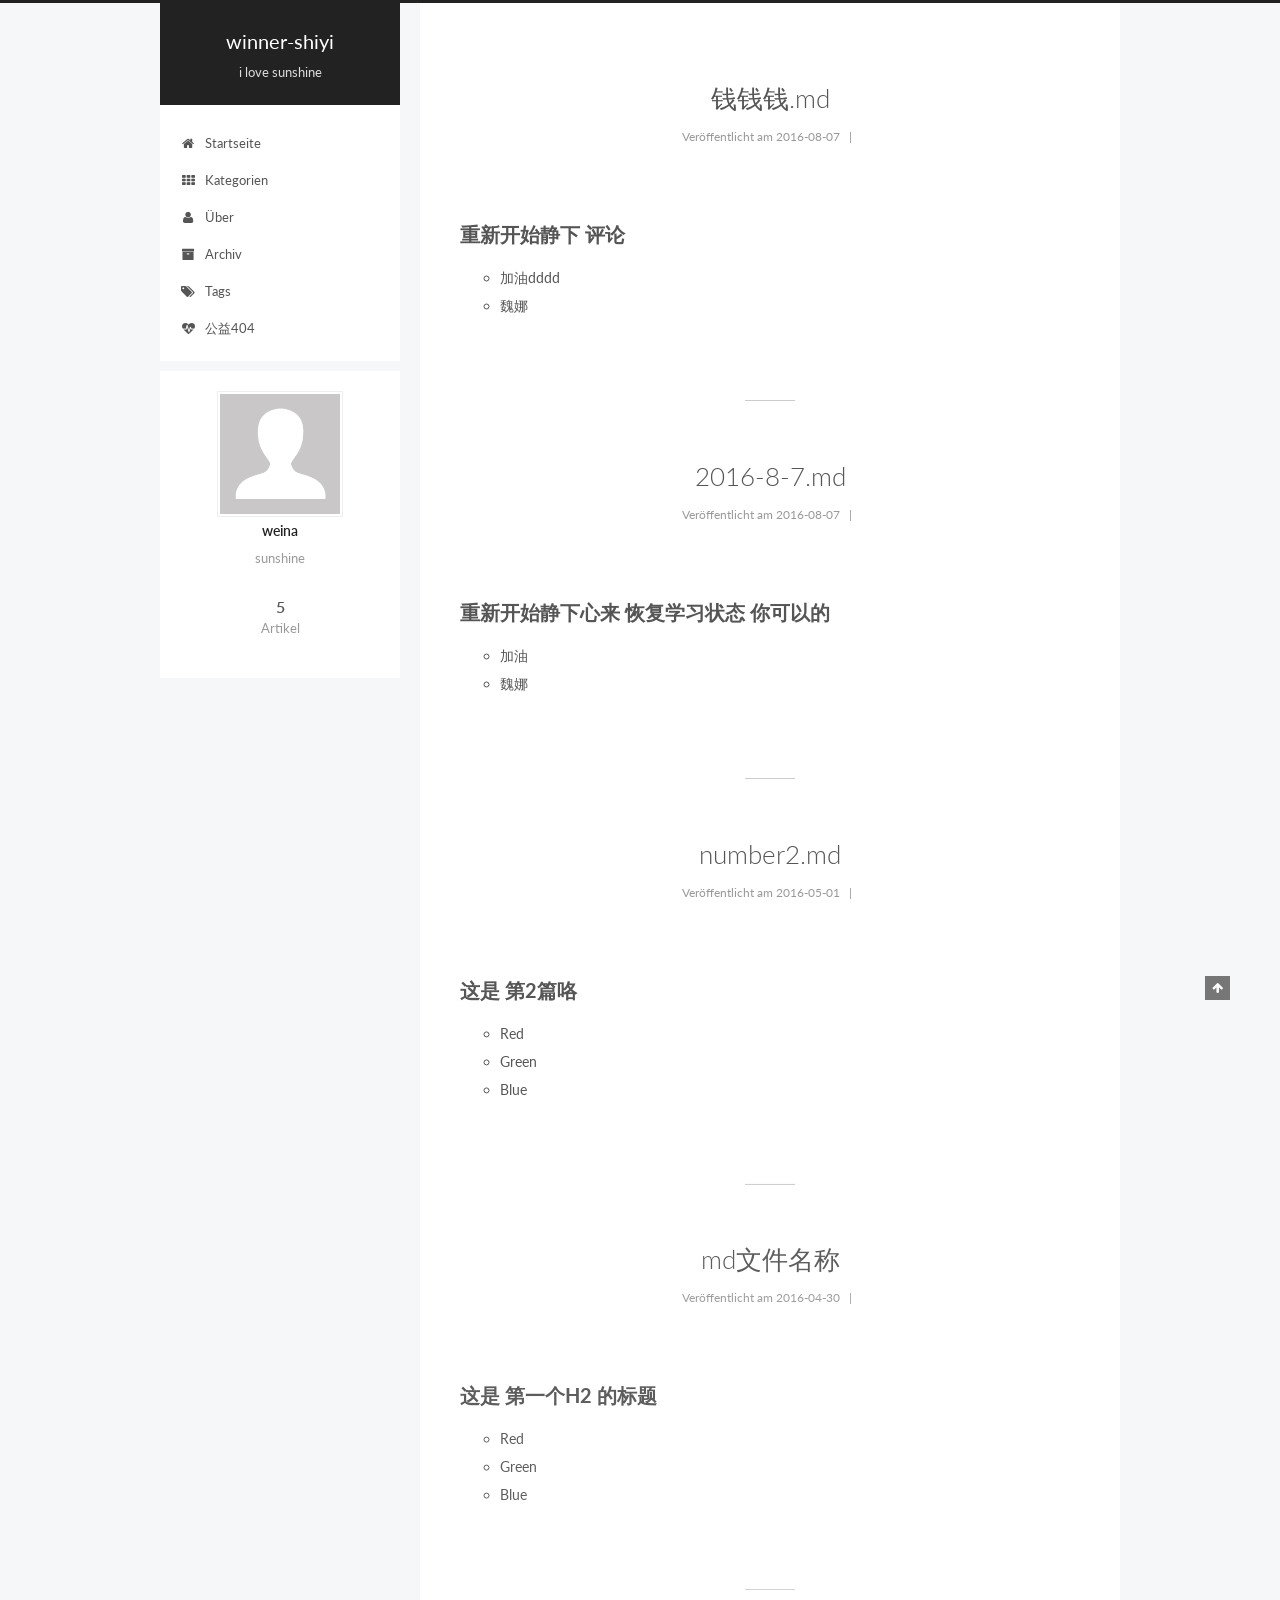
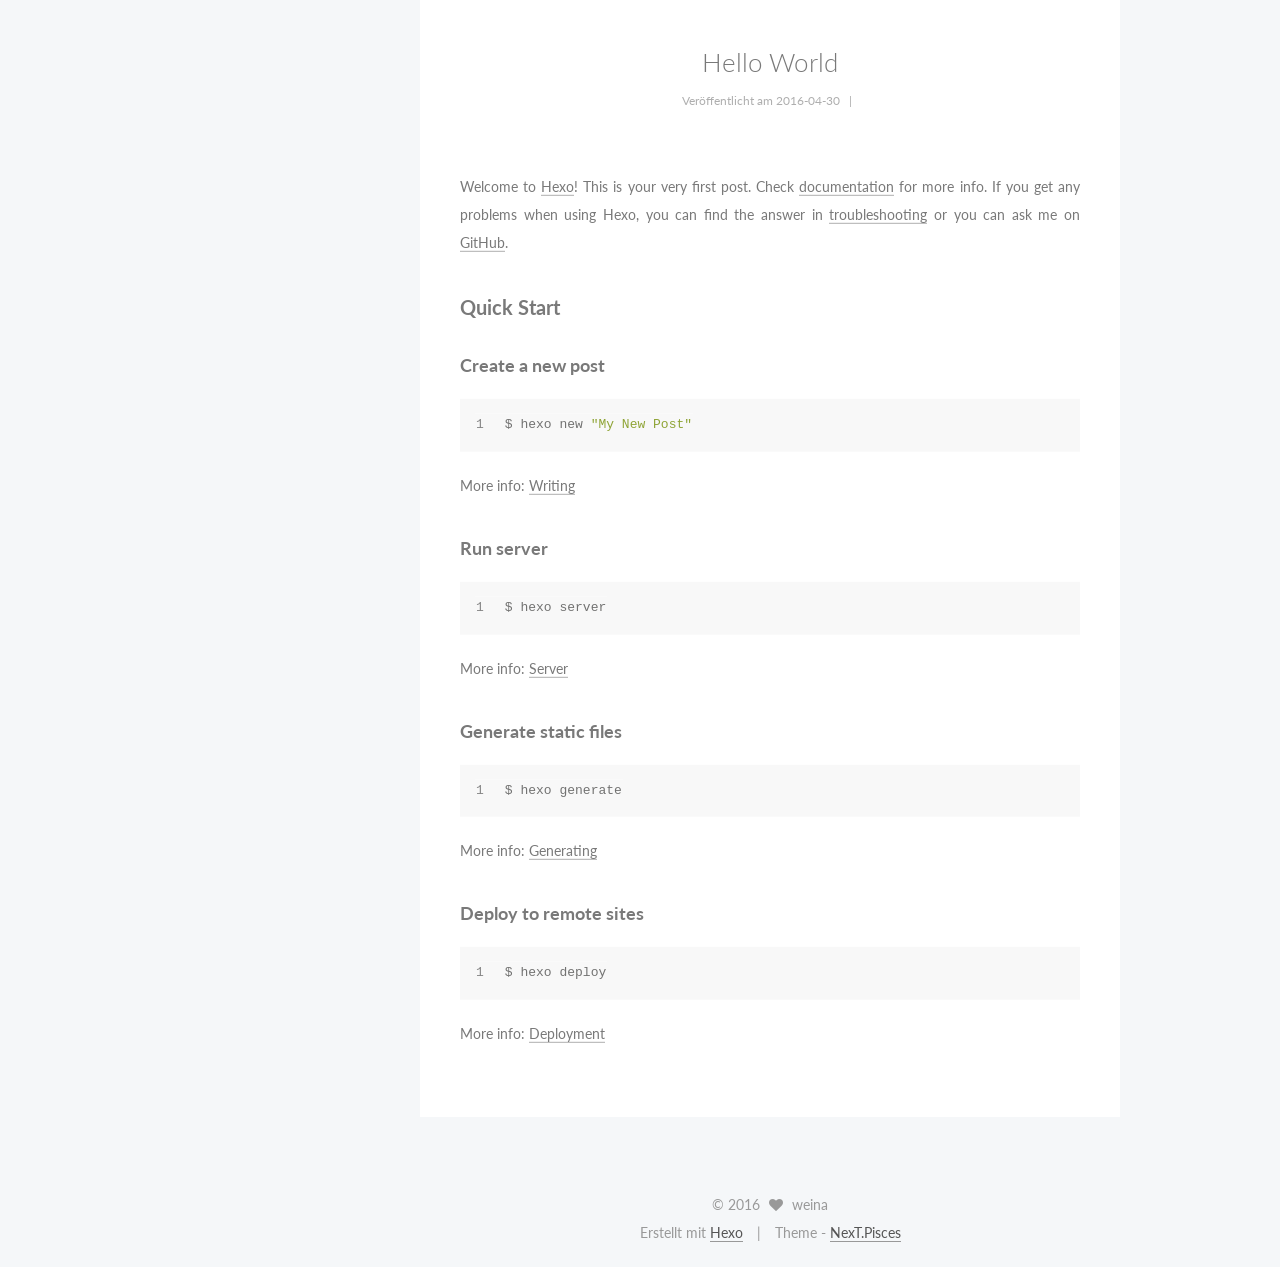
<file: index.html>
<!doctype html>



  


<html class="theme-next pisces use-motion">
<head>
  <meta charset="UTF-8"/>
<meta http-equiv="X-UA-Compatible" content="IE=edge,chrome=1" />
<meta name="viewport" content="width=device-width, initial-scale=1, maximum-scale=1"/>



<meta http-equiv="Cache-Control" content="no-transform" />
<meta http-equiv="Cache-Control" content="no-siteapp" />












  
  
  <link href="/vendors/fancybox/source/jquery.fancybox.css?v=2.1.5" rel="stylesheet" type="text/css" />




  
  
  
  

  
    
    
  

  

  

  

  

  
    
    
    <link href="//fonts.googleapis.com/css?family=Lato:300,300italic,400,400italic,700,700italic&subset=latin,latin-ext" rel="stylesheet" type="text/css">
  






<link href="/vendors/font-awesome/css/font-awesome.min.css?v=4.4.0" rel="stylesheet" type="text/css" />

<link href="/css/main.css?v=5.0.1" rel="stylesheet" type="text/css" />


  <meta name="keywords" content="weina" />








  <link rel="shortcut icon" type="image/x-icon" href="/favicon.ico?v=5.0.1" />






<meta name="description" content="sunshine">
<meta property="og:type" content="website">
<meta property="og:title" content="winner-shiyi">
<meta property="og:url" content="http://yoursite.com/index.html">
<meta property="og:site_name" content="winner-shiyi">
<meta property="og:description" content="sunshine">
<meta name="twitter:card" content="summary">
<meta name="twitter:title" content="winner-shiyi">
<meta name="twitter:description" content="sunshine">



<script type="text/javascript" id="hexo.configuration">
  var NexT = window.NexT || {};
  var CONFIG = {
    scheme: 'Pisces',
    sidebar: {"position":"left","display":"post"},
    fancybox: true,
    motion: true,
    duoshuo: {
      userId: 6316027836838708000,
      author: '十一'
    }
  };
</script>




  <link rel="canonical" href="http://yoursite.com/"/>

  <title> winner-shiyi </title>
</head>

<body itemscope itemtype="http://schema.org/WebPage" lang="zh-CN">

  










  
  
    
  

  <div class="container one-collumn sidebar-position-left 
   page-home 
 ">
    <div class="headband"></div>

    <header id="header" class="header" itemscope itemtype="http://schema.org/WPHeader">
      <div class="header-inner"><div class="site-meta ">
  

  <div class="custom-logo-site-title">
    <a href="/"  class="brand" rel="start">
      <span class="logo-line-before"><i></i></span>
      <span class="site-title">winner-shiyi</span>
      <span class="logo-line-after"><i></i></span>
    </a>
  </div>
  <p class="site-subtitle">i love sunshine</p>
</div>

<div class="site-nav-toggle">
  <button>
    <span class="btn-bar"></span>
    <span class="btn-bar"></span>
    <span class="btn-bar"></span>
  </button>
</div>

<nav class="site-nav">
  

  
    <ul id="menu" class="menu">
      
        
        <li class="menu-item menu-item-home">
          <a href="/" rel="section">
            
              <i class="menu-item-icon fa fa-fw fa-home"></i> <br />
            
            Startseite
          </a>
        </li>
      
        
        <li class="menu-item menu-item-categories">
          <a href="/categories" rel="section">
            
              <i class="menu-item-icon fa fa-fw fa-th"></i> <br />
            
            Kategorien
          </a>
        </li>
      
        
        <li class="menu-item menu-item-about">
          <a href="/about" rel="section">
            
              <i class="menu-item-icon fa fa-fw fa-user"></i> <br />
            
            Über
          </a>
        </li>
      
        
        <li class="menu-item menu-item-archives">
          <a href="/archives" rel="section">
            
              <i class="menu-item-icon fa fa-fw fa-archive"></i> <br />
            
            Archiv
          </a>
        </li>
      
        
        <li class="menu-item menu-item-tags">
          <a href="/tags" rel="section">
            
              <i class="menu-item-icon fa fa-fw fa-tags"></i> <br />
            
            Tags
          </a>
        </li>
      
        
        <li class="menu-item menu-item-commonweal">
          <a href="/404.html" rel="section">
            
              <i class="menu-item-icon fa fa-fw fa-heartbeat"></i> <br />
            
            公益404
          </a>
        </li>
      

      
    </ul>
  

  
</nav>

 </div>
    </header>

    <main id="main" class="main">
      <div class="main-inner">
        <div class="content-wrap">
          <div id="content" class="content">
            
  <section id="posts" class="posts-expand">
    
      

  
  

  
  
  

  <article class="post post-type-normal " itemscope itemtype="http://schema.org/Article">

    
      <header class="post-header">

        
        
          <h1 class="post-title" itemprop="name headline">
            
            
              
                
                <a class="post-title-link" href="/钱钱钱钱20160807/" itemprop="url">
                  钱钱钱.md
                </a>
              
            
          </h1>
        

        <div class="post-meta">
          <span class="post-time">
            <span class="post-meta-item-icon">
              <i class="fa fa-calendar-o"></i>
            </span>
            <span class="post-meta-item-text">Veröffentlicht am</span>
            <time itemprop="dateCreated" datetime="2016-08-07T11:30:23+08:00" content="2016-08-07">
              2016-08-07
            </time>
          </span>

          

          
            
              <span class="post-comments-count">
                &nbsp; | &nbsp;
                <a href="/钱钱钱钱20160807/#comments" itemprop="discussionUrl">
                  <span class="post-comments-count ds-thread-count" data-thread-key="钱钱钱钱20160807/" itemprop="commentsCount"></span>
                </a>
              </span>
            
          

          

          
          

          
        </div>
      </header>
    


    <div class="post-body" itemprop="articleBody">

      
      

      
        
          
            <h2 id="重新开始静下-评论"><a href="#重新开始静下-评论" class="headerlink" title="重新开始静下 评论"></a>重新开始静下 评论</h2><ul>
<li>加油dddd</li>
<li>魏娜</li>
</ul>

          
        
      
    </div>

    <div>
      
    </div>

    <div>
      
    </div>

    <footer class="post-footer">
      

      

      
      
        <div class="post-eof"></div>
      
    </footer>
  </article>


    
      

  
  

  
  
  

  <article class="post post-type-normal " itemscope itemtype="http://schema.org/Article">

    
      <header class="post-header">

        
        
          <h1 class="post-title" itemprop="name headline">
            
            
              
                
                <a class="post-title-link" href="/2016-8-7-md20160807/" itemprop="url">
                  2016-8-7.md
                </a>
              
            
          </h1>
        

        <div class="post-meta">
          <span class="post-time">
            <span class="post-meta-item-icon">
              <i class="fa fa-calendar-o"></i>
            </span>
            <span class="post-meta-item-text">Veröffentlicht am</span>
            <time itemprop="dateCreated" datetime="2016-08-07T11:30:23+08:00" content="2016-08-07">
              2016-08-07
            </time>
          </span>

          

          
            
              <span class="post-comments-count">
                &nbsp; | &nbsp;
                <a href="/2016-8-7-md20160807/#comments" itemprop="discussionUrl">
                  <span class="post-comments-count ds-thread-count" data-thread-key="2016-8-7-md20160807/" itemprop="commentsCount"></span>
                </a>
              </span>
            
          

          

          
          

          
        </div>
      </header>
    


    <div class="post-body" itemprop="articleBody">

      
      

      
        
          
            <h2 id="重新开始静下心来-恢复学习状态-你可以的"><a href="#重新开始静下心来-恢复学习状态-你可以的" class="headerlink" title="重新开始静下心来 恢复学习状态 你可以的"></a>重新开始静下心来 恢复学习状态 你可以的</h2><ul>
<li>加油</li>
<li>魏娜</li>
</ul>

          
        
      
    </div>

    <div>
      
    </div>

    <div>
      
    </div>

    <footer class="post-footer">
      

      

      
      
        <div class="post-eof"></div>
      
    </footer>
  </article>


    
      

  
  

  
  
  

  <article class="post post-type-normal " itemscope itemtype="http://schema.org/Article">

    
      <header class="post-header">

        
        
          <h1 class="post-title" itemprop="name headline">
            
            
              
                
                <a class="post-title-link" href="/number2-md20160501/" itemprop="url">
                  number2.md
                </a>
              
            
          </h1>
        

        <div class="post-meta">
          <span class="post-time">
            <span class="post-meta-item-icon">
              <i class="fa fa-calendar-o"></i>
            </span>
            <span class="post-meta-item-text">Veröffentlicht am</span>
            <time itemprop="dateCreated" datetime="2016-05-01T00:04:37+08:00" content="2016-05-01">
              2016-05-01
            </time>
          </span>

          

          
            
              <span class="post-comments-count">
                &nbsp; | &nbsp;
                <a href="/number2-md20160501/#comments" itemprop="discussionUrl">
                  <span class="post-comments-count ds-thread-count" data-thread-key="number2-md20160501/" itemprop="commentsCount"></span>
                </a>
              </span>
            
          

          

          
          

          
        </div>
      </header>
    


    <div class="post-body" itemprop="articleBody">

      
      

      
        
          
            <h2 id="这是-第2篇咯"><a href="#这是-第2篇咯" class="headerlink" title="这是 第2篇咯"></a>这是 第2篇咯</h2><ul>
<li>Red</li>
<li>Green</li>
<li>Blue</li>
</ul>

          
        
      
    </div>

    <div>
      
    </div>

    <div>
      
    </div>

    <footer class="post-footer">
      

      

      
      
        <div class="post-eof"></div>
      
    </footer>
  </article>


    
      

  
  

  
  
  

  <article class="post post-type-normal " itemscope itemtype="http://schema.org/Article">

    
      <header class="post-header">

        
        
          <h1 class="post-title" itemprop="name headline">
            
            
              
                
                <a class="post-title-link" href="/md文件名称20160430/" itemprop="url">
                  md文件名称
                </a>
              
            
          </h1>
        

        <div class="post-meta">
          <span class="post-time">
            <span class="post-meta-item-icon">
              <i class="fa fa-calendar-o"></i>
            </span>
            <span class="post-meta-item-text">Veröffentlicht am</span>
            <time itemprop="dateCreated" datetime="2016-04-30T23:19:18+08:00" content="2016-04-30">
              2016-04-30
            </time>
          </span>

          

          
            
              <span class="post-comments-count">
                &nbsp; | &nbsp;
                <a href="/md文件名称20160430/#comments" itemprop="discussionUrl">
                  <span class="post-comments-count ds-thread-count" data-thread-key="md文件名称20160430/" itemprop="commentsCount"></span>
                </a>
              </span>
            
          

          

          
          

          
        </div>
      </header>
    


    <div class="post-body" itemprop="articleBody">

      
      

      
        
          
            <h2 id="这是-第一个H2-的标题"><a href="#这是-第一个H2-的标题" class="headerlink" title="这是 第一个H2 的标题"></a>这是 第一个H2 的标题</h2><ul>
<li>Red</li>
<li>Green</li>
<li>Blue</li>
</ul>

          
        
      
    </div>

    <div>
      
    </div>

    <div>
      
    </div>

    <footer class="post-footer">
      

      

      
      
        <div class="post-eof"></div>
      
    </footer>
  </article>


    
      

  
  

  
  
  

  <article class="post post-type-normal " itemscope itemtype="http://schema.org/Article">

    
      <header class="post-header">

        
        
          <h1 class="post-title" itemprop="name headline">
            
            
              
                
                <a class="post-title-link" href="/hello-world20160430/" itemprop="url">
                  Hello World
                </a>
              
            
          </h1>
        

        <div class="post-meta">
          <span class="post-time">
            <span class="post-meta-item-icon">
              <i class="fa fa-calendar-o"></i>
            </span>
            <span class="post-meta-item-text">Veröffentlicht am</span>
            <time itemprop="dateCreated" datetime="2016-04-30T19:58:37+08:00" content="2016-04-30">
              2016-04-30
            </time>
          </span>

          

          
            
              <span class="post-comments-count">
                &nbsp; | &nbsp;
                <a href="/hello-world20160430/#comments" itemprop="discussionUrl">
                  <span class="post-comments-count ds-thread-count" data-thread-key="hello-world20160430/" itemprop="commentsCount"></span>
                </a>
              </span>
            
          

          

          
          

          
        </div>
      </header>
    


    <div class="post-body" itemprop="articleBody">

      
      

      
        
          
            <p>Welcome to <a href="https://hexo.io/" target="_blank" rel="external">Hexo</a>! This is your very first post. Check <a href="https://hexo.io/docs/" target="_blank" rel="external">documentation</a> for more info. If you get any problems when using Hexo, you can find the answer in <a href="https://hexo.io/docs/troubleshooting.html" target="_blank" rel="external">troubleshooting</a> or you can ask me on <a href="https://github.com/hexojs/hexo/issues" target="_blank" rel="external">GitHub</a>.</p>
<h2 id="Quick-Start"><a href="#Quick-Start" class="headerlink" title="Quick Start"></a>Quick Start</h2><h3 id="Create-a-new-post"><a href="#Create-a-new-post" class="headerlink" title="Create a new post"></a>Create a new post</h3><figure class="highlight bash"><table><tr><td class="gutter"><pre><span class="line">1</span><br></pre></td><td class="code"><pre><span class="line">$ hexo new <span class="string">"My New Post"</span></span><br></pre></td></tr></table></figure>
<p>More info: <a href="https://hexo.io/docs/writing.html" target="_blank" rel="external">Writing</a></p>
<h3 id="Run-server"><a href="#Run-server" class="headerlink" title="Run server"></a>Run server</h3><figure class="highlight bash"><table><tr><td class="gutter"><pre><span class="line">1</span><br></pre></td><td class="code"><pre><span class="line">$ hexo server</span><br></pre></td></tr></table></figure>
<p>More info: <a href="https://hexo.io/docs/server.html" target="_blank" rel="external">Server</a></p>
<h3 id="Generate-static-files"><a href="#Generate-static-files" class="headerlink" title="Generate static files"></a>Generate static files</h3><figure class="highlight bash"><table><tr><td class="gutter"><pre><span class="line">1</span><br></pre></td><td class="code"><pre><span class="line">$ hexo generate</span><br></pre></td></tr></table></figure>
<p>More info: <a href="https://hexo.io/docs/generating.html" target="_blank" rel="external">Generating</a></p>
<h3 id="Deploy-to-remote-sites"><a href="#Deploy-to-remote-sites" class="headerlink" title="Deploy to remote sites"></a>Deploy to remote sites</h3><figure class="highlight bash"><table><tr><td class="gutter"><pre><span class="line">1</span><br></pre></td><td class="code"><pre><span class="line">$ hexo deploy</span><br></pre></td></tr></table></figure>
<p>More info: <a href="https://hexo.io/docs/deployment.html" target="_blank" rel="external">Deployment</a></p>

          
        
      
    </div>

    <div>
      
    </div>

    <div>
      
    </div>

    <footer class="post-footer">
      

      

      
      
        <div class="post-eof"></div>
      
    </footer>
  </article>


    
  </section>

  


          </div>
          


          

        </div>
        
          
  
  <div class="sidebar-toggle">
    <div class="sidebar-toggle-line-wrap">
      <span class="sidebar-toggle-line sidebar-toggle-line-first"></span>
      <span class="sidebar-toggle-line sidebar-toggle-line-middle"></span>
      <span class="sidebar-toggle-line sidebar-toggle-line-last"></span>
    </div>
  </div>

  <aside id="sidebar" class="sidebar">
    <div class="sidebar-inner">

      

      

      <section class="site-overview sidebar-panel  sidebar-panel-active ">
        <div class="site-author motion-element" itemprop="author" itemscope itemtype="http://schema.org/Person">
          <img class="site-author-image" itemprop="image"
               src="/images/avatar.gif"
               alt="weina" />
          <p class="site-author-name" itemprop="name">weina</p>
          <p class="site-description motion-element" itemprop="description">sunshine</p>
        </div>
        <nav class="site-state motion-element">
          <div class="site-state-item site-state-posts">
            <a href="/archives">
              <span class="site-state-item-count">5</span>
              <span class="site-state-item-name">Artikel</span>
            </a>
          </div>

          

          

        </nav>

        

        <div class="links-of-author motion-element">
          
        </div>

        
        

        
        

      </section>

      

    </div>
  </aside>


        
      </div>
    </main>

    <footer id="footer" class="footer">
      <div class="footer-inner">
        <div class="copyright" >
  
  &copy; 
  <span itemprop="copyrightYear">2016</span>
  <span class="with-love">
    <i class="fa fa-heart"></i>
  </span>
  <span class="author" itemprop="copyrightHolder">weina</span>
</div>

<div class="powered-by">
  Erstellt mit  <a class="theme-link" href="https://hexo.io">Hexo</a>
</div>

<div class="theme-info">
  Theme -
  <a class="theme-link" href="https://github.com/iissnan/hexo-theme-next">
    NexT.Pisces
  </a>
</div>

        

        
      </div>
    </footer>

    <div class="back-to-top">
      <i class="fa fa-arrow-up"></i>
    </div>
  </div>

  

<script type="text/javascript">
  if (Object.prototype.toString.call(window.Promise) !== '[object Function]') {
    window.Promise = null;
  }
</script>









  



  
  <script type="text/javascript" src="/vendors/jquery/index.js?v=2.1.3"></script>

  
  <script type="text/javascript" src="/vendors/fastclick/lib/fastclick.min.js?v=1.0.6"></script>

  
  <script type="text/javascript" src="/vendors/jquery_lazyload/jquery.lazyload.js?v=1.9.7"></script>

  
  <script type="text/javascript" src="/vendors/velocity/velocity.min.js?v=1.2.1"></script>

  
  <script type="text/javascript" src="/vendors/velocity/velocity.ui.min.js?v=1.2.1"></script>

  
  <script type="text/javascript" src="/vendors/fancybox/source/jquery.fancybox.pack.js?v=2.1.5"></script>


  


  <script type="text/javascript" src="/js/src/utils.js?v=5.0.1"></script>

  <script type="text/javascript" src="/js/src/motion.js?v=5.0.1"></script>



  
  


  <script type="text/javascript" src="/js/src/affix.js?v=5.0.1"></script>

  <script type="text/javascript" src="/js/src/schemes/pisces.js?v=5.0.1"></script>



  

  


  <script type="text/javascript" src="/js/src/bootstrap.js?v=5.0.1"></script>



  

  
    
  

  <script type="text/javascript">
    var duoshuoQuery = {short_name:"winner-shiyi"};
    (function() {
      var ds = document.createElement('script');
      ds.type = 'text/javascript';ds.async = true;
      ds.id = 'duoshuo-script';
      ds.src = (document.location.protocol == 'https:' ? 'https:' : 'http:') + '//static.duoshuo.com/embed.js';
      ds.charset = 'UTF-8';
      (document.getElementsByTagName('head')[0]
      || document.getElementsByTagName('body')[0]).appendChild(ds);
    })();
  </script>

  
    
    <script src="/vendors/ua-parser-js/dist/ua-parser.min.js?v=0.7.9"></script>
    <script src="/js/src/hook-duoshuo.js"></script>
  






  
  

  

  

  

</body>
</html>
</file>
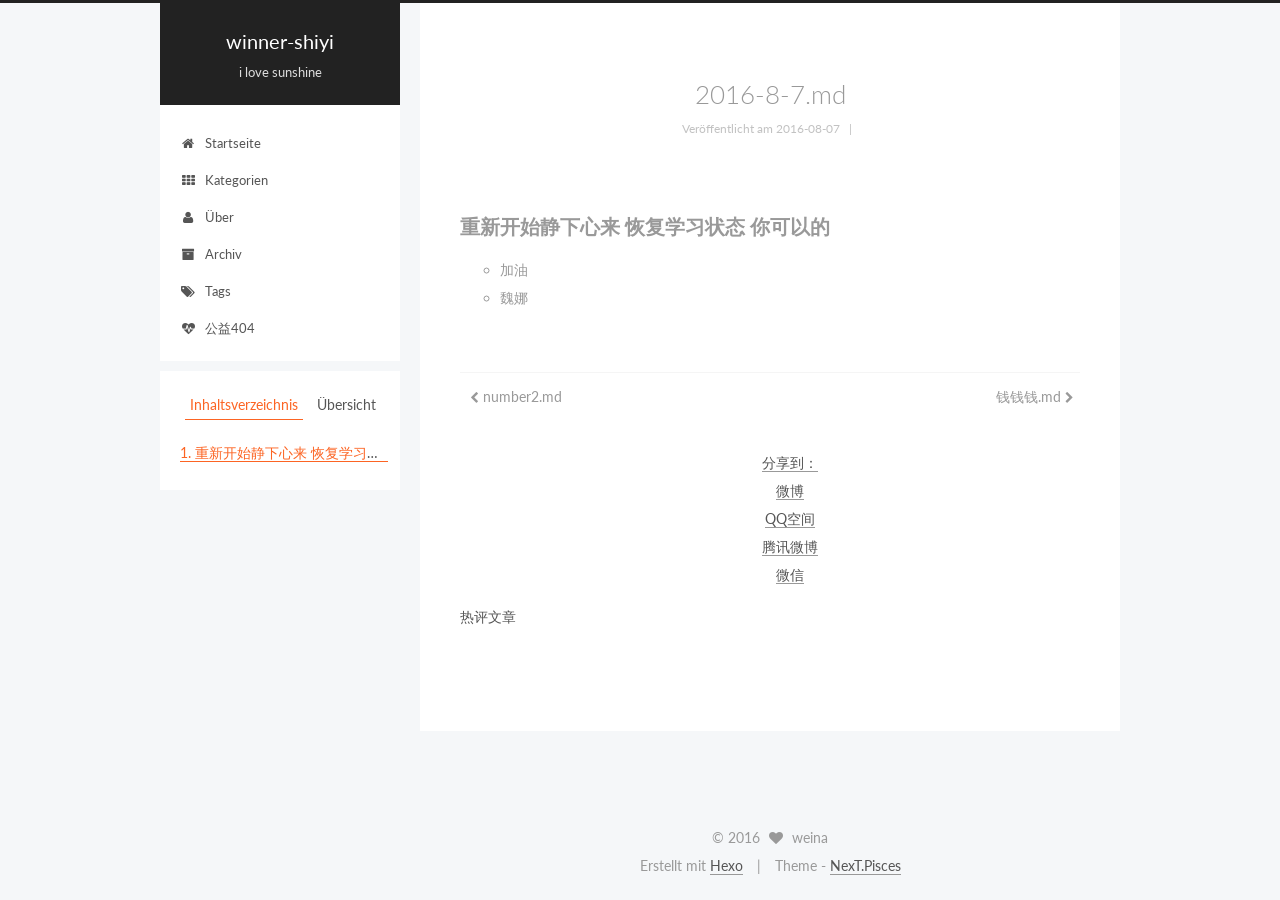
<file: 2016-8-7-md20160807/index.html>
<!doctype html>



  


<html class="theme-next pisces use-motion">
<head>
  <meta charset="UTF-8"/>
<meta http-equiv="X-UA-Compatible" content="IE=edge,chrome=1" />
<meta name="viewport" content="width=device-width, initial-scale=1, maximum-scale=1"/>



<meta http-equiv="Cache-Control" content="no-transform" />
<meta http-equiv="Cache-Control" content="no-siteapp" />












  
  
  <link href="/vendors/fancybox/source/jquery.fancybox.css?v=2.1.5" rel="stylesheet" type="text/css" />




  
  
  
  

  
    
    
  

  

  

  

  

  
    
    
    <link href="//fonts.googleapis.com/css?family=Lato:300,300italic,400,400italic,700,700italic&subset=latin,latin-ext" rel="stylesheet" type="text/css">
  






<link href="/vendors/font-awesome/css/font-awesome.min.css?v=4.4.0" rel="stylesheet" type="text/css" />

<link href="/css/main.css?v=5.0.1" rel="stylesheet" type="text/css" />


  <meta name="keywords" content="weina" />








  <link rel="shortcut icon" type="image/x-icon" href="/favicon.ico?v=5.0.1" />






<meta name="description" content="重新开始静下心来 恢复学习状态 你可以的
加油
魏娜">
<meta property="og:type" content="article">
<meta property="og:title" content="2016-8-7.md">
<meta property="og:url" content="http://yoursite.com/2016-8-7-md20160807/index.html">
<meta property="og:site_name" content="winner-shiyi">
<meta property="og:description" content="重新开始静下心来 恢复学习状态 你可以的
加油
魏娜">
<meta property="og:updated_time" content="2016-08-07T03:33:25.714Z">
<meta name="twitter:card" content="summary">
<meta name="twitter:title" content="2016-8-7.md">
<meta name="twitter:description" content="重新开始静下心来 恢复学习状态 你可以的
加油
魏娜">



<script type="text/javascript" id="hexo.configuration">
  var NexT = window.NexT || {};
  var CONFIG = {
    scheme: 'Pisces',
    sidebar: {"position":"left","display":"post"},
    fancybox: true,
    motion: true,
    duoshuo: {
      userId: 6316027836838708000,
      author: '十一'
    }
  };
</script>




  <link rel="canonical" href="http://yoursite.com/2016-8-7-md20160807/"/>

  <title> 2016-8-7.md | winner-shiyi </title>
</head>

<body itemscope itemtype="http://schema.org/WebPage" lang="zh-CN">

  










  
  
    
  

  <div class="container one-collumn sidebar-position-left page-post-detail ">
    <div class="headband"></div>

    <header id="header" class="header" itemscope itemtype="http://schema.org/WPHeader">
      <div class="header-inner"><div class="site-meta ">
  

  <div class="custom-logo-site-title">
    <a href="/"  class="brand" rel="start">
      <span class="logo-line-before"><i></i></span>
      <span class="site-title">winner-shiyi</span>
      <span class="logo-line-after"><i></i></span>
    </a>
  </div>
  <p class="site-subtitle">i love sunshine</p>
</div>

<div class="site-nav-toggle">
  <button>
    <span class="btn-bar"></span>
    <span class="btn-bar"></span>
    <span class="btn-bar"></span>
  </button>
</div>

<nav class="site-nav">
  

  
    <ul id="menu" class="menu">
      
        
        <li class="menu-item menu-item-home">
          <a href="/" rel="section">
            
              <i class="menu-item-icon fa fa-fw fa-home"></i> <br />
            
            Startseite
          </a>
        </li>
      
        
        <li class="menu-item menu-item-categories">
          <a href="/categories" rel="section">
            
              <i class="menu-item-icon fa fa-fw fa-th"></i> <br />
            
            Kategorien
          </a>
        </li>
      
        
        <li class="menu-item menu-item-about">
          <a href="/about" rel="section">
            
              <i class="menu-item-icon fa fa-fw fa-user"></i> <br />
            
            Über
          </a>
        </li>
      
        
        <li class="menu-item menu-item-archives">
          <a href="/archives" rel="section">
            
              <i class="menu-item-icon fa fa-fw fa-archive"></i> <br />
            
            Archiv
          </a>
        </li>
      
        
        <li class="menu-item menu-item-tags">
          <a href="/tags" rel="section">
            
              <i class="menu-item-icon fa fa-fw fa-tags"></i> <br />
            
            Tags
          </a>
        </li>
      
        
        <li class="menu-item menu-item-commonweal">
          <a href="/404.html" rel="section">
            
              <i class="menu-item-icon fa fa-fw fa-heartbeat"></i> <br />
            
            公益404
          </a>
        </li>
      

      
    </ul>
  

  
</nav>

 </div>
    </header>

    <main id="main" class="main">
      <div class="main-inner">
        <div class="content-wrap">
          <div id="content" class="content">
            

  <div id="posts" class="posts-expand">
    

  
  

  
  
  

  <article class="post post-type-normal " itemscope itemtype="http://schema.org/Article">

    
      <header class="post-header">

        
        
          <h1 class="post-title" itemprop="name headline">
            
            
              
                2016-8-7.md
              
            
          </h1>
        

        <div class="post-meta">
          <span class="post-time">
            <span class="post-meta-item-icon">
              <i class="fa fa-calendar-o"></i>
            </span>
            <span class="post-meta-item-text">Veröffentlicht am</span>
            <time itemprop="dateCreated" datetime="2016-08-07T11:30:23+08:00" content="2016-08-07">
              2016-08-07
            </time>
          </span>

          

          
            
              <span class="post-comments-count">
                &nbsp; | &nbsp;
                <a href="/2016-8-7-md20160807/#comments" itemprop="discussionUrl">
                  <span class="post-comments-count ds-thread-count" data-thread-key="2016-8-7-md20160807/" itemprop="commentsCount"></span>
                </a>
              </span>
            
          

          

          
          

          
        </div>
      </header>
    


    <div class="post-body" itemprop="articleBody">

      
      

      
        <h2 id="重新开始静下心来-恢复学习状态-你可以的"><a href="#重新开始静下心来-恢复学习状态-你可以的" class="headerlink" title="重新开始静下心来 恢复学习状态 你可以的"></a>重新开始静下心来 恢复学习状态 你可以的</h2><ul>
<li>加油</li>
<li>魏娜</li>
</ul>

      
    </div>

    <div>
      
        

      
    </div>

    <div>
      
        

      
    </div>

    <footer class="post-footer">
      

      
        <div class="post-nav">
          <div class="post-nav-next post-nav-item">
            
              <a href="/number2-md20160501/" rel="next" title="number2.md">
                <i class="fa fa-chevron-left"></i> number2.md
              </a>
            
          </div>

          <div class="post-nav-prev post-nav-item">
            
              <a href="/钱钱钱钱20160807/" rel="prev" title="钱钱钱.md">
                钱钱钱.md <i class="fa fa-chevron-right"></i>
              </a>
            
          </div>
        </div>
      

      
      
    </footer>
  </article>



    <div class="post-spread">
      
        <div class="ds-share flat" data-thread-key="2016-8-7-md20160807/"
     data-title="2016-8-7.md"
     data-content=""
     data-url="http://yoursite.com/2016-8-7-md20160807/">
  <div class="ds-share-inline">
    <ul  class="ds-share-icons-16">

      <li data-toggle="ds-share-icons-more"><a class="ds-more" href="javascript:void(0);">分享到：</a></li>
      <li><a class="ds-weibo" href="javascript:void(0);" data-service="weibo">微博</a></li>
      <li><a class="ds-qzone" href="javascript:void(0);" data-service="qzone">QQ空间</a></li>
      <li><a class="ds-qqt" href="javascript:void(0);" data-service="qqt">腾讯微博</a></li>
      <li><a class="ds-wechat" href="javascript:void(0);" data-service="wechat">微信</a></li>

    </ul>
    <div class="ds-share-icons-more">
    </div>
  </div>
</div>
      
    </div>
  </div>


          </div>
          

  <p>热评文章</p>
  <div class="ds-top-threads" data-range="weekly" data-num-items="4"></div>


          
  <div class="comments" id="comments">
    
      <div class="ds-thread" data-thread-key="2016-8-7-md20160807/"
           data-title="2016-8-7.md" data-url="http://yoursite.com/2016-8-7-md20160807/">
      </div>
    
  </div>


        </div>
        
          
  
  <div class="sidebar-toggle">
    <div class="sidebar-toggle-line-wrap">
      <span class="sidebar-toggle-line sidebar-toggle-line-first"></span>
      <span class="sidebar-toggle-line sidebar-toggle-line-middle"></span>
      <span class="sidebar-toggle-line sidebar-toggle-line-last"></span>
    </div>
  </div>

  <aside id="sidebar" class="sidebar">
    <div class="sidebar-inner">

      

      
        <ul class="sidebar-nav motion-element">
          <li class="sidebar-nav-toc sidebar-nav-active" data-target="post-toc-wrap" >
            Inhaltsverzeichnis
          </li>
          <li class="sidebar-nav-overview" data-target="site-overview">
            Übersicht
          </li>
        </ul>
      

      <section class="site-overview sidebar-panel ">
        <div class="site-author motion-element" itemprop="author" itemscope itemtype="http://schema.org/Person">
          <img class="site-author-image" itemprop="image"
               src="/images/avatar.gif"
               alt="weina" />
          <p class="site-author-name" itemprop="name">weina</p>
          <p class="site-description motion-element" itemprop="description">sunshine</p>
        </div>
        <nav class="site-state motion-element">
          <div class="site-state-item site-state-posts">
            <a href="/archives">
              <span class="site-state-item-count">5</span>
              <span class="site-state-item-name">Artikel</span>
            </a>
          </div>

          

          

        </nav>

        

        <div class="links-of-author motion-element">
          
        </div>

        
        

        
        

      </section>

      
        <section class="post-toc-wrap motion-element sidebar-panel sidebar-panel-active">
          <div class="post-toc">
            
              
            
            
              <div class="post-toc-content"><ol class="nav"><li class="nav-item nav-level-2"><a class="nav-link" href="#重新开始静下心来-恢复学习状态-你可以的"><span class="nav-number">1.</span> <span class="nav-text">重新开始静下心来 恢复学习状态 你可以的</span></a></li></ol></div>
            
          </div>
        </section>
      

    </div>
  </aside>


        
      </div>
    </main>

    <footer id="footer" class="footer">
      <div class="footer-inner">
        <div class="copyright" >
  
  &copy; 
  <span itemprop="copyrightYear">2016</span>
  <span class="with-love">
    <i class="fa fa-heart"></i>
  </span>
  <span class="author" itemprop="copyrightHolder">weina</span>
</div>

<div class="powered-by">
  Erstellt mit  <a class="theme-link" href="https://hexo.io">Hexo</a>
</div>

<div class="theme-info">
  Theme -
  <a class="theme-link" href="https://github.com/iissnan/hexo-theme-next">
    NexT.Pisces
  </a>
</div>

        

        
      </div>
    </footer>

    <div class="back-to-top">
      <i class="fa fa-arrow-up"></i>
    </div>
  </div>

  

<script type="text/javascript">
  if (Object.prototype.toString.call(window.Promise) !== '[object Function]') {
    window.Promise = null;
  }
</script>









  



  
  <script type="text/javascript" src="/vendors/jquery/index.js?v=2.1.3"></script>

  
  <script type="text/javascript" src="/vendors/fastclick/lib/fastclick.min.js?v=1.0.6"></script>

  
  <script type="text/javascript" src="/vendors/jquery_lazyload/jquery.lazyload.js?v=1.9.7"></script>

  
  <script type="text/javascript" src="/vendors/velocity/velocity.min.js?v=1.2.1"></script>

  
  <script type="text/javascript" src="/vendors/velocity/velocity.ui.min.js?v=1.2.1"></script>

  
  <script type="text/javascript" src="/vendors/fancybox/source/jquery.fancybox.pack.js?v=2.1.5"></script>


  


  <script type="text/javascript" src="/js/src/utils.js?v=5.0.1"></script>

  <script type="text/javascript" src="/js/src/motion.js?v=5.0.1"></script>



  
  


  <script type="text/javascript" src="/js/src/affix.js?v=5.0.1"></script>

  <script type="text/javascript" src="/js/src/schemes/pisces.js?v=5.0.1"></script>



  
  <script type="text/javascript" src="/js/src/scrollspy.js?v=5.0.1"></script>
<script type="text/javascript" src="/js/src/post-details.js?v=5.0.1"></script>



  


  <script type="text/javascript" src="/js/src/bootstrap.js?v=5.0.1"></script>



  

  
    
  

  <script type="text/javascript">
    var duoshuoQuery = {short_name:"winner-shiyi"};
    (function() {
      var ds = document.createElement('script');
      ds.type = 'text/javascript';ds.async = true;
      ds.id = 'duoshuo-script';
      ds.src = (document.location.protocol == 'https:' ? 'https:' : 'http:') + '//static.duoshuo.com/embed.js';
      ds.charset = 'UTF-8';
      (document.getElementsByTagName('head')[0]
      || document.getElementsByTagName('body')[0]).appendChild(ds);
    })();
  </script>

  
    
    <script src="/vendors/ua-parser-js/dist/ua-parser.min.js?v=0.7.9"></script>
    <script src="/js/src/hook-duoshuo.js"></script>
  






  
  

  

  

  

</body>
</html>
</file>
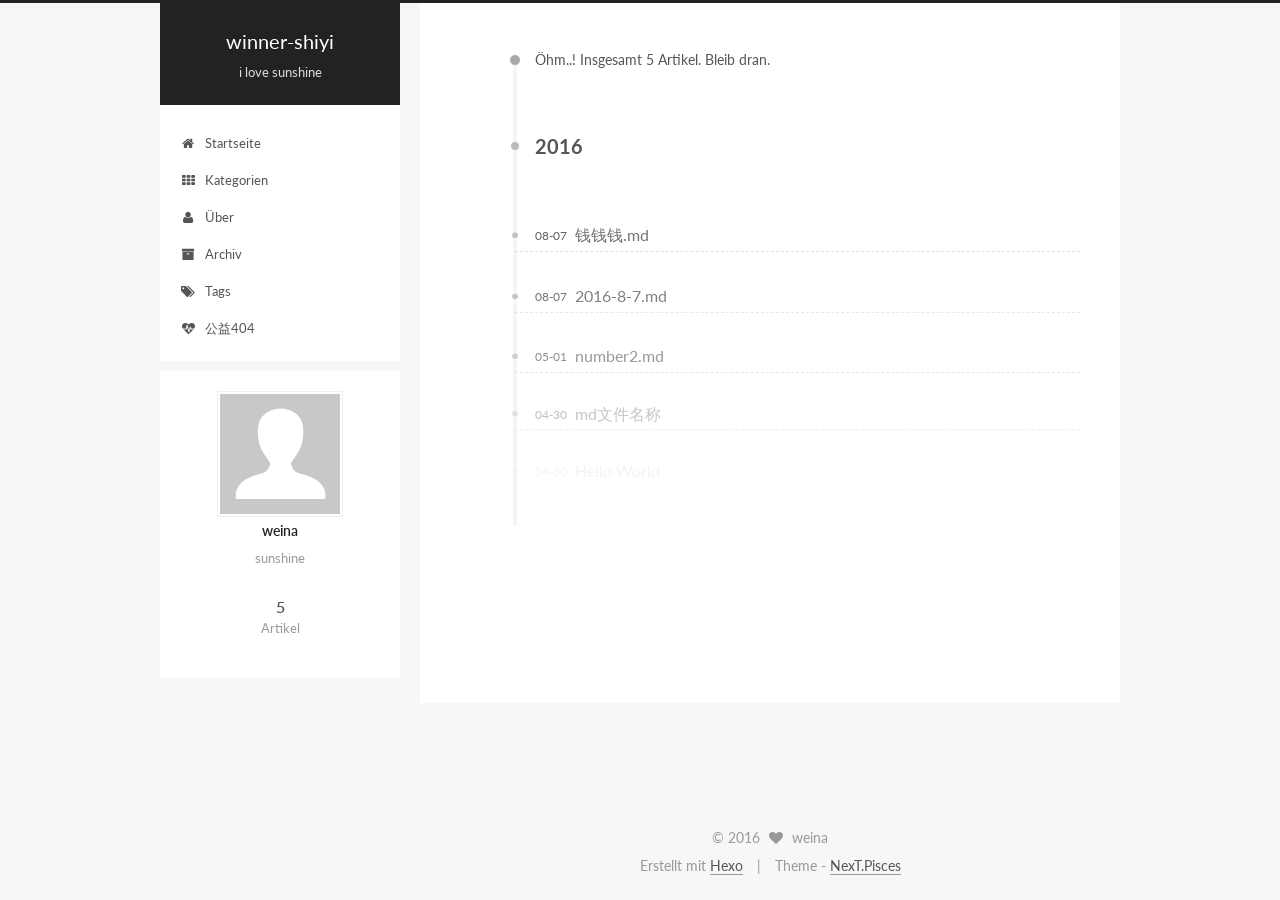
<file: archives/index.html>
<!doctype html>



  


<html class="theme-next pisces use-motion">
<head>
  <meta charset="UTF-8"/>
<meta http-equiv="X-UA-Compatible" content="IE=edge,chrome=1" />
<meta name="viewport" content="width=device-width, initial-scale=1, maximum-scale=1"/>



<meta http-equiv="Cache-Control" content="no-transform" />
<meta http-equiv="Cache-Control" content="no-siteapp" />












  
  
  <link href="/vendors/fancybox/source/jquery.fancybox.css?v=2.1.5" rel="stylesheet" type="text/css" />




  
  
  
  

  
    
    
  

  

  

  

  

  
    
    
    <link href="//fonts.googleapis.com/css?family=Lato:300,300italic,400,400italic,700,700italic&subset=latin,latin-ext" rel="stylesheet" type="text/css">
  






<link href="/vendors/font-awesome/css/font-awesome.min.css?v=4.4.0" rel="stylesheet" type="text/css" />

<link href="/css/main.css?v=5.0.1" rel="stylesheet" type="text/css" />


  <meta name="keywords" content="weina" />








  <link rel="shortcut icon" type="image/x-icon" href="/favicon.ico?v=5.0.1" />






<meta name="description" content="sunshine">
<meta property="og:type" content="website">
<meta property="og:title" content="winner-shiyi">
<meta property="og:url" content="http://yoursite.com/archives/index.html">
<meta property="og:site_name" content="winner-shiyi">
<meta property="og:description" content="sunshine">
<meta name="twitter:card" content="summary">
<meta name="twitter:title" content="winner-shiyi">
<meta name="twitter:description" content="sunshine">



<script type="text/javascript" id="hexo.configuration">
  var NexT = window.NexT || {};
  var CONFIG = {
    scheme: 'Pisces',
    sidebar: {"position":"left","display":"post"},
    fancybox: true,
    motion: true,
    duoshuo: {
      userId: 6316027836838708000,
      author: '十一'
    }
  };
</script>




  <link rel="canonical" href="http://yoursite.com/archives/"/>

  <title> Archiv | winner-shiyi </title>
</head>

<body itemscope itemtype="http://schema.org/WebPage" lang="zh-CN">

  










  
  
    
  

  <div class="container one-collumn sidebar-position-left  page-archive  ">
    <div class="headband"></div>

    <header id="header" class="header" itemscope itemtype="http://schema.org/WPHeader">
      <div class="header-inner"><div class="site-meta ">
  

  <div class="custom-logo-site-title">
    <a href="/"  class="brand" rel="start">
      <span class="logo-line-before"><i></i></span>
      <span class="site-title">winner-shiyi</span>
      <span class="logo-line-after"><i></i></span>
    </a>
  </div>
  <p class="site-subtitle">i love sunshine</p>
</div>

<div class="site-nav-toggle">
  <button>
    <span class="btn-bar"></span>
    <span class="btn-bar"></span>
    <span class="btn-bar"></span>
  </button>
</div>

<nav class="site-nav">
  

  
    <ul id="menu" class="menu">
      
        
        <li class="menu-item menu-item-home">
          <a href="/" rel="section">
            
              <i class="menu-item-icon fa fa-fw fa-home"></i> <br />
            
            Startseite
          </a>
        </li>
      
        
        <li class="menu-item menu-item-categories">
          <a href="/categories" rel="section">
            
              <i class="menu-item-icon fa fa-fw fa-th"></i> <br />
            
            Kategorien
          </a>
        </li>
      
        
        <li class="menu-item menu-item-about">
          <a href="/about" rel="section">
            
              <i class="menu-item-icon fa fa-fw fa-user"></i> <br />
            
            Über
          </a>
        </li>
      
        
        <li class="menu-item menu-item-archives">
          <a href="/archives" rel="section">
            
              <i class="menu-item-icon fa fa-fw fa-archive"></i> <br />
            
            Archiv
          </a>
        </li>
      
        
        <li class="menu-item menu-item-tags">
          <a href="/tags" rel="section">
            
              <i class="menu-item-icon fa fa-fw fa-tags"></i> <br />
            
            Tags
          </a>
        </li>
      
        
        <li class="menu-item menu-item-commonweal">
          <a href="/404.html" rel="section">
            
              <i class="menu-item-icon fa fa-fw fa-heartbeat"></i> <br />
            
            公益404
          </a>
        </li>
      

      
    </ul>
  

  
</nav>

 </div>
    </header>

    <main id="main" class="main">
      <div class="main-inner">
        <div class="content-wrap">
          <div id="content" class="content">
            

  <section id="posts" class="posts-collapse">
    <span class="archive-move-on"></span>

    <span class="archive-page-counter">
      
      
      
        
      
      Öhm..! Insgesamt 5 Artikel. Bleib dran.
    </span>

    

      
      
      

      
        
        <div class="collection-title">
          <h2 class="archive-year motion-element" id="archive-year-2016">2016</h2>
        </div>
      
      

      

  <article class="post post-type-normal" itemscope itemtype="http://schema.org/Article">
    <header class="post-header">

      <h1 class="post-title">
        
            <a class="post-title-link" href="/钱钱钱钱20160807/" itemprop="url">
              
                <span itemprop="name">钱钱钱.md</span>
              
            </a>
        
      </h1>

      <div class="post-meta">
        <time class="post-time" itemprop="dateCreated"
              datetime="2016-08-07T11:30:23+08:00"
              content="2016-08-07" >
          08-07
        </time>
      </div>

    </header>
  </article>



    

      
      
      

      
      

      

  <article class="post post-type-normal" itemscope itemtype="http://schema.org/Article">
    <header class="post-header">

      <h1 class="post-title">
        
            <a class="post-title-link" href="/2016-8-7-md20160807/" itemprop="url">
              
                <span itemprop="name">2016-8-7.md</span>
              
            </a>
        
      </h1>

      <div class="post-meta">
        <time class="post-time" itemprop="dateCreated"
              datetime="2016-08-07T11:30:23+08:00"
              content="2016-08-07" >
          08-07
        </time>
      </div>

    </header>
  </article>



    

      
      
      

      
      

      

  <article class="post post-type-normal" itemscope itemtype="http://schema.org/Article">
    <header class="post-header">

      <h1 class="post-title">
        
            <a class="post-title-link" href="/number2-md20160501/" itemprop="url">
              
                <span itemprop="name">number2.md</span>
              
            </a>
        
      </h1>

      <div class="post-meta">
        <time class="post-time" itemprop="dateCreated"
              datetime="2016-05-01T00:04:37+08:00"
              content="2016-05-01" >
          05-01
        </time>
      </div>

    </header>
  </article>



    

      
      
      

      
      

      

  <article class="post post-type-normal" itemscope itemtype="http://schema.org/Article">
    <header class="post-header">

      <h1 class="post-title">
        
            <a class="post-title-link" href="/md文件名称20160430/" itemprop="url">
              
                <span itemprop="name">md文件名称</span>
              
            </a>
        
      </h1>

      <div class="post-meta">
        <time class="post-time" itemprop="dateCreated"
              datetime="2016-04-30T23:19:18+08:00"
              content="2016-04-30" >
          04-30
        </time>
      </div>

    </header>
  </article>



    

      
      
      

      
      

      

  <article class="post post-type-normal" itemscope itemtype="http://schema.org/Article">
    <header class="post-header">

      <h1 class="post-title">
        
            <a class="post-title-link" href="/hello-world20160430/" itemprop="url">
              
                <span itemprop="name">Hello World</span>
              
            </a>
        
      </h1>

      <div class="post-meta">
        <time class="post-time" itemprop="dateCreated"
              datetime="2016-04-30T19:58:37+08:00"
              content="2016-04-30" >
          04-30
        </time>
      </div>

    </header>
  </article>



    

  </section>

  



          </div>
          


          

        </div>
        
          
  
  <div class="sidebar-toggle">
    <div class="sidebar-toggle-line-wrap">
      <span class="sidebar-toggle-line sidebar-toggle-line-first"></span>
      <span class="sidebar-toggle-line sidebar-toggle-line-middle"></span>
      <span class="sidebar-toggle-line sidebar-toggle-line-last"></span>
    </div>
  </div>

  <aside id="sidebar" class="sidebar">
    <div class="sidebar-inner">

      

      

      <section class="site-overview sidebar-panel  sidebar-panel-active ">
        <div class="site-author motion-element" itemprop="author" itemscope itemtype="http://schema.org/Person">
          <img class="site-author-image" itemprop="image"
               src="/images/avatar.gif"
               alt="weina" />
          <p class="site-author-name" itemprop="name">weina</p>
          <p class="site-description motion-element" itemprop="description">sunshine</p>
        </div>
        <nav class="site-state motion-element">
          <div class="site-state-item site-state-posts">
            <a href="/archives">
              <span class="site-state-item-count">5</span>
              <span class="site-state-item-name">Artikel</span>
            </a>
          </div>

          

          

        </nav>

        

        <div class="links-of-author motion-element">
          
        </div>

        
        

        
        

      </section>

      

    </div>
  </aside>


        
      </div>
    </main>

    <footer id="footer" class="footer">
      <div class="footer-inner">
        <div class="copyright" >
  
  &copy; 
  <span itemprop="copyrightYear">2016</span>
  <span class="with-love">
    <i class="fa fa-heart"></i>
  </span>
  <span class="author" itemprop="copyrightHolder">weina</span>
</div>

<div class="powered-by">
  Erstellt mit  <a class="theme-link" href="https://hexo.io">Hexo</a>
</div>

<div class="theme-info">
  Theme -
  <a class="theme-link" href="https://github.com/iissnan/hexo-theme-next">
    NexT.Pisces
  </a>
</div>

        

        
      </div>
    </footer>

    <div class="back-to-top">
      <i class="fa fa-arrow-up"></i>
    </div>
  </div>

  

<script type="text/javascript">
  if (Object.prototype.toString.call(window.Promise) !== '[object Function]') {
    window.Promise = null;
  }
</script>









  



  
  <script type="text/javascript" src="/vendors/jquery/index.js?v=2.1.3"></script>

  
  <script type="text/javascript" src="/vendors/fastclick/lib/fastclick.min.js?v=1.0.6"></script>

  
  <script type="text/javascript" src="/vendors/jquery_lazyload/jquery.lazyload.js?v=1.9.7"></script>

  
  <script type="text/javascript" src="/vendors/velocity/velocity.min.js?v=1.2.1"></script>

  
  <script type="text/javascript" src="/vendors/velocity/velocity.ui.min.js?v=1.2.1"></script>

  
  <script type="text/javascript" src="/vendors/fancybox/source/jquery.fancybox.pack.js?v=2.1.5"></script>


  


  <script type="text/javascript" src="/js/src/utils.js?v=5.0.1"></script>

  <script type="text/javascript" src="/js/src/motion.js?v=5.0.1"></script>



  
  


  <script type="text/javascript" src="/js/src/affix.js?v=5.0.1"></script>

  <script type="text/javascript" src="/js/src/schemes/pisces.js?v=5.0.1"></script>



  
  
    <script type="text/javascript" id="motion.page.archive">
      $('.archive-year').velocity('transition.slideLeftIn');
    </script>
  


  


  <script type="text/javascript" src="/js/src/bootstrap.js?v=5.0.1"></script>



  

  
    
  

  <script type="text/javascript">
    var duoshuoQuery = {short_name:"winner-shiyi"};
    (function() {
      var ds = document.createElement('script');
      ds.type = 'text/javascript';ds.async = true;
      ds.id = 'duoshuo-script';
      ds.src = (document.location.protocol == 'https:' ? 'https:' : 'http:') + '//static.duoshuo.com/embed.js';
      ds.charset = 'UTF-8';
      (document.getElementsByTagName('head')[0]
      || document.getElementsByTagName('body')[0]).appendChild(ds);
    })();
  </script>

  
    
    <script src="/vendors/ua-parser-js/dist/ua-parser.min.js?v=0.7.9"></script>
    <script src="/js/src/hook-duoshuo.js"></script>
  






  
  

  

  

  

</body>
</html>
</file>
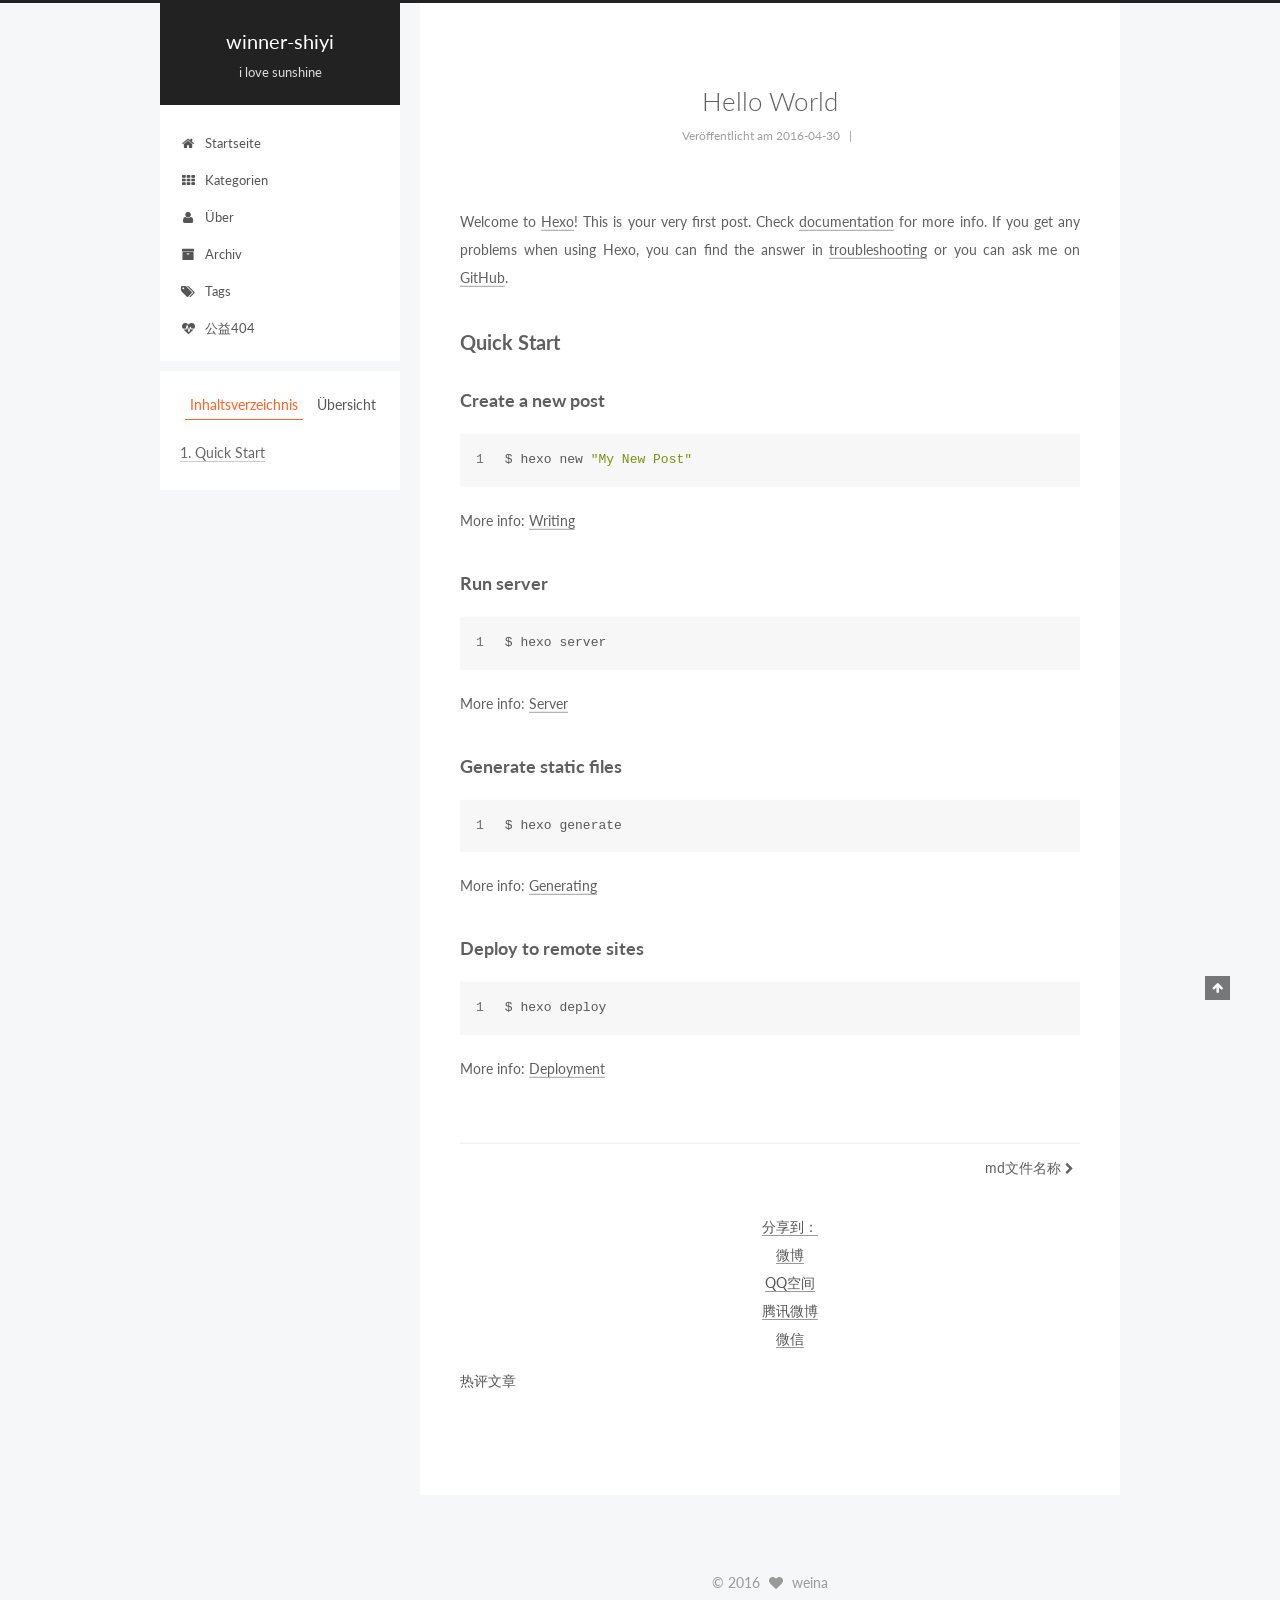
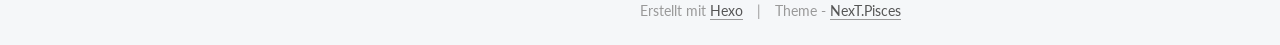
<file: hello-world20160430/index.html>
<!doctype html>



  


<html class="theme-next pisces use-motion">
<head>
  <meta charset="UTF-8"/>
<meta http-equiv="X-UA-Compatible" content="IE=edge,chrome=1" />
<meta name="viewport" content="width=device-width, initial-scale=1, maximum-scale=1"/>



<meta http-equiv="Cache-Control" content="no-transform" />
<meta http-equiv="Cache-Control" content="no-siteapp" />












  
  
  <link href="/vendors/fancybox/source/jquery.fancybox.css?v=2.1.5" rel="stylesheet" type="text/css" />




  
  
  
  

  
    
    
  

  

  

  

  

  
    
    
    <link href="//fonts.googleapis.com/css?family=Lato:300,300italic,400,400italic,700,700italic&subset=latin,latin-ext" rel="stylesheet" type="text/css">
  






<link href="/vendors/font-awesome/css/font-awesome.min.css?v=4.4.0" rel="stylesheet" type="text/css" />

<link href="/css/main.css?v=5.0.1" rel="stylesheet" type="text/css" />


  <meta name="keywords" content="weina" />








  <link rel="shortcut icon" type="image/x-icon" href="/favicon.ico?v=5.0.1" />






<meta name="description" content="Welcome to Hexo! This is your very first post. Check documentation for more info. If you get any problems when using Hexo, you can find the answer in troubleshooting or you can ask me on GitHub.
Quick">
<meta property="og:type" content="article">
<meta property="og:title" content="Hello World">
<meta property="og:url" content="http://yoursite.com/hello-world20160430/index.html">
<meta property="og:site_name" content="winner-shiyi">
<meta property="og:description" content="Welcome to Hexo! This is your very first post. Check documentation for more info. If you get any problems when using Hexo, you can find the answer in troubleshooting or you can ask me on GitHub.
Quick">
<meta property="og:updated_time" content="2016-04-30T11:58:37.619Z">
<meta name="twitter:card" content="summary">
<meta name="twitter:title" content="Hello World">
<meta name="twitter:description" content="Welcome to Hexo! This is your very first post. Check documentation for more info. If you get any problems when using Hexo, you can find the answer in troubleshooting or you can ask me on GitHub.
Quick">



<script type="text/javascript" id="hexo.configuration">
  var NexT = window.NexT || {};
  var CONFIG = {
    scheme: 'Pisces',
    sidebar: {"position":"left","display":"post"},
    fancybox: true,
    motion: true,
    duoshuo: {
      userId: 6316027836838708000,
      author: '十一'
    }
  };
</script>




  <link rel="canonical" href="http://yoursite.com/hello-world20160430/"/>

  <title> Hello World | winner-shiyi </title>
</head>

<body itemscope itemtype="http://schema.org/WebPage" lang="zh-CN">

  










  
  
    
  

  <div class="container one-collumn sidebar-position-left page-post-detail ">
    <div class="headband"></div>

    <header id="header" class="header" itemscope itemtype="http://schema.org/WPHeader">
      <div class="header-inner"><div class="site-meta ">
  

  <div class="custom-logo-site-title">
    <a href="/"  class="brand" rel="start">
      <span class="logo-line-before"><i></i></span>
      <span class="site-title">winner-shiyi</span>
      <span class="logo-line-after"><i></i></span>
    </a>
  </div>
  <p class="site-subtitle">i love sunshine</p>
</div>

<div class="site-nav-toggle">
  <button>
    <span class="btn-bar"></span>
    <span class="btn-bar"></span>
    <span class="btn-bar"></span>
  </button>
</div>

<nav class="site-nav">
  

  
    <ul id="menu" class="menu">
      
        
        <li class="menu-item menu-item-home">
          <a href="/" rel="section">
            
              <i class="menu-item-icon fa fa-fw fa-home"></i> <br />
            
            Startseite
          </a>
        </li>
      
        
        <li class="menu-item menu-item-categories">
          <a href="/categories" rel="section">
            
              <i class="menu-item-icon fa fa-fw fa-th"></i> <br />
            
            Kategorien
          </a>
        </li>
      
        
        <li class="menu-item menu-item-about">
          <a href="/about" rel="section">
            
              <i class="menu-item-icon fa fa-fw fa-user"></i> <br />
            
            Über
          </a>
        </li>
      
        
        <li class="menu-item menu-item-archives">
          <a href="/archives" rel="section">
            
              <i class="menu-item-icon fa fa-fw fa-archive"></i> <br />
            
            Archiv
          </a>
        </li>
      
        
        <li class="menu-item menu-item-tags">
          <a href="/tags" rel="section">
            
              <i class="menu-item-icon fa fa-fw fa-tags"></i> <br />
            
            Tags
          </a>
        </li>
      
        
        <li class="menu-item menu-item-commonweal">
          <a href="/404.html" rel="section">
            
              <i class="menu-item-icon fa fa-fw fa-heartbeat"></i> <br />
            
            公益404
          </a>
        </li>
      

      
    </ul>
  

  
</nav>

 </div>
    </header>

    <main id="main" class="main">
      <div class="main-inner">
        <div class="content-wrap">
          <div id="content" class="content">
            

  <div id="posts" class="posts-expand">
    

  
  

  
  
  

  <article class="post post-type-normal " itemscope itemtype="http://schema.org/Article">

    
      <header class="post-header">

        
        
          <h1 class="post-title" itemprop="name headline">
            
            
              
                Hello World
              
            
          </h1>
        

        <div class="post-meta">
          <span class="post-time">
            <span class="post-meta-item-icon">
              <i class="fa fa-calendar-o"></i>
            </span>
            <span class="post-meta-item-text">Veröffentlicht am</span>
            <time itemprop="dateCreated" datetime="2016-04-30T19:58:37+08:00" content="2016-04-30">
              2016-04-30
            </time>
          </span>

          

          
            
              <span class="post-comments-count">
                &nbsp; | &nbsp;
                <a href="/hello-world20160430/#comments" itemprop="discussionUrl">
                  <span class="post-comments-count ds-thread-count" data-thread-key="hello-world20160430/" itemprop="commentsCount"></span>
                </a>
              </span>
            
          

          

          
          

          
        </div>
      </header>
    


    <div class="post-body" itemprop="articleBody">

      
      

      
        <p>Welcome to <a href="https://hexo.io/" target="_blank" rel="external">Hexo</a>! This is your very first post. Check <a href="https://hexo.io/docs/" target="_blank" rel="external">documentation</a> for more info. If you get any problems when using Hexo, you can find the answer in <a href="https://hexo.io/docs/troubleshooting.html" target="_blank" rel="external">troubleshooting</a> or you can ask me on <a href="https://github.com/hexojs/hexo/issues" target="_blank" rel="external">GitHub</a>.</p>
<h2 id="Quick-Start"><a href="#Quick-Start" class="headerlink" title="Quick Start"></a>Quick Start</h2><h3 id="Create-a-new-post"><a href="#Create-a-new-post" class="headerlink" title="Create a new post"></a>Create a new post</h3><figure class="highlight bash"><table><tr><td class="gutter"><pre><span class="line">1</span><br></pre></td><td class="code"><pre><span class="line">$ hexo new <span class="string">"My New Post"</span></span><br></pre></td></tr></table></figure>
<p>More info: <a href="https://hexo.io/docs/writing.html" target="_blank" rel="external">Writing</a></p>
<h3 id="Run-server"><a href="#Run-server" class="headerlink" title="Run server"></a>Run server</h3><figure class="highlight bash"><table><tr><td class="gutter"><pre><span class="line">1</span><br></pre></td><td class="code"><pre><span class="line">$ hexo server</span><br></pre></td></tr></table></figure>
<p>More info: <a href="https://hexo.io/docs/server.html" target="_blank" rel="external">Server</a></p>
<h3 id="Generate-static-files"><a href="#Generate-static-files" class="headerlink" title="Generate static files"></a>Generate static files</h3><figure class="highlight bash"><table><tr><td class="gutter"><pre><span class="line">1</span><br></pre></td><td class="code"><pre><span class="line">$ hexo generate</span><br></pre></td></tr></table></figure>
<p>More info: <a href="https://hexo.io/docs/generating.html" target="_blank" rel="external">Generating</a></p>
<h3 id="Deploy-to-remote-sites"><a href="#Deploy-to-remote-sites" class="headerlink" title="Deploy to remote sites"></a>Deploy to remote sites</h3><figure class="highlight bash"><table><tr><td class="gutter"><pre><span class="line">1</span><br></pre></td><td class="code"><pre><span class="line">$ hexo deploy</span><br></pre></td></tr></table></figure>
<p>More info: <a href="https://hexo.io/docs/deployment.html" target="_blank" rel="external">Deployment</a></p>

      
    </div>

    <div>
      
        

      
    </div>

    <div>
      
        

      
    </div>

    <footer class="post-footer">
      

      
        <div class="post-nav">
          <div class="post-nav-next post-nav-item">
            
          </div>

          <div class="post-nav-prev post-nav-item">
            
              <a href="/md文件名称20160430/" rel="prev" title="md文件名称">
                md文件名称 <i class="fa fa-chevron-right"></i>
              </a>
            
          </div>
        </div>
      

      
      
    </footer>
  </article>



    <div class="post-spread">
      
        <div class="ds-share flat" data-thread-key="hello-world20160430/"
     data-title="Hello World"
     data-content=""
     data-url="http://yoursite.com/hello-world20160430/">
  <div class="ds-share-inline">
    <ul  class="ds-share-icons-16">

      <li data-toggle="ds-share-icons-more"><a class="ds-more" href="javascript:void(0);">分享到：</a></li>
      <li><a class="ds-weibo" href="javascript:void(0);" data-service="weibo">微博</a></li>
      <li><a class="ds-qzone" href="javascript:void(0);" data-service="qzone">QQ空间</a></li>
      <li><a class="ds-qqt" href="javascript:void(0);" data-service="qqt">腾讯微博</a></li>
      <li><a class="ds-wechat" href="javascript:void(0);" data-service="wechat">微信</a></li>

    </ul>
    <div class="ds-share-icons-more">
    </div>
  </div>
</div>
      
    </div>
  </div>


          </div>
          

  <p>热评文章</p>
  <div class="ds-top-threads" data-range="weekly" data-num-items="4"></div>


          
  <div class="comments" id="comments">
    
      <div class="ds-thread" data-thread-key="hello-world20160430/"
           data-title="Hello World" data-url="http://yoursite.com/hello-world20160430/">
      </div>
    
  </div>


        </div>
        
          
  
  <div class="sidebar-toggle">
    <div class="sidebar-toggle-line-wrap">
      <span class="sidebar-toggle-line sidebar-toggle-line-first"></span>
      <span class="sidebar-toggle-line sidebar-toggle-line-middle"></span>
      <span class="sidebar-toggle-line sidebar-toggle-line-last"></span>
    </div>
  </div>

  <aside id="sidebar" class="sidebar">
    <div class="sidebar-inner">

      

      
        <ul class="sidebar-nav motion-element">
          <li class="sidebar-nav-toc sidebar-nav-active" data-target="post-toc-wrap" >
            Inhaltsverzeichnis
          </li>
          <li class="sidebar-nav-overview" data-target="site-overview">
            Übersicht
          </li>
        </ul>
      

      <section class="site-overview sidebar-panel ">
        <div class="site-author motion-element" itemprop="author" itemscope itemtype="http://schema.org/Person">
          <img class="site-author-image" itemprop="image"
               src="/images/avatar.gif"
               alt="weina" />
          <p class="site-author-name" itemprop="name">weina</p>
          <p class="site-description motion-element" itemprop="description">sunshine</p>
        </div>
        <nav class="site-state motion-element">
          <div class="site-state-item site-state-posts">
            <a href="/archives">
              <span class="site-state-item-count">5</span>
              <span class="site-state-item-name">Artikel</span>
            </a>
          </div>

          

          

        </nav>

        

        <div class="links-of-author motion-element">
          
        </div>

        
        

        
        

      </section>

      
        <section class="post-toc-wrap motion-element sidebar-panel sidebar-panel-active">
          <div class="post-toc">
            
              
            
            
              <div class="post-toc-content"><ol class="nav"><li class="nav-item nav-level-2"><a class="nav-link" href="#Quick-Start"><span class="nav-number">1.</span> <span class="nav-text">Quick Start</span></a><ol class="nav-child"><li class="nav-item nav-level-3"><a class="nav-link" href="#Create-a-new-post"><span class="nav-number">1.1.</span> <span class="nav-text">Create a new post</span></a></li><li class="nav-item nav-level-3"><a class="nav-link" href="#Run-server"><span class="nav-number">1.2.</span> <span class="nav-text">Run server</span></a></li><li class="nav-item nav-level-3"><a class="nav-link" href="#Generate-static-files"><span class="nav-number">1.3.</span> <span class="nav-text">Generate static files</span></a></li><li class="nav-item nav-level-3"><a class="nav-link" href="#Deploy-to-remote-sites"><span class="nav-number">1.4.</span> <span class="nav-text">Deploy to remote sites</span></a></li></ol></li></ol></div>
            
          </div>
        </section>
      

    </div>
  </aside>


        
      </div>
    </main>

    <footer id="footer" class="footer">
      <div class="footer-inner">
        <div class="copyright" >
  
  &copy; 
  <span itemprop="copyrightYear">2016</span>
  <span class="with-love">
    <i class="fa fa-heart"></i>
  </span>
  <span class="author" itemprop="copyrightHolder">weina</span>
</div>

<div class="powered-by">
  Erstellt mit  <a class="theme-link" href="https://hexo.io">Hexo</a>
</div>

<div class="theme-info">
  Theme -
  <a class="theme-link" href="https://github.com/iissnan/hexo-theme-next">
    NexT.Pisces
  </a>
</div>

        

        
      </div>
    </footer>

    <div class="back-to-top">
      <i class="fa fa-arrow-up"></i>
    </div>
  </div>

  

<script type="text/javascript">
  if (Object.prototype.toString.call(window.Promise) !== '[object Function]') {
    window.Promise = null;
  }
</script>









  



  
  <script type="text/javascript" src="/vendors/jquery/index.js?v=2.1.3"></script>

  
  <script type="text/javascript" src="/vendors/fastclick/lib/fastclick.min.js?v=1.0.6"></script>

  
  <script type="text/javascript" src="/vendors/jquery_lazyload/jquery.lazyload.js?v=1.9.7"></script>

  
  <script type="text/javascript" src="/vendors/velocity/velocity.min.js?v=1.2.1"></script>

  
  <script type="text/javascript" src="/vendors/velocity/velocity.ui.min.js?v=1.2.1"></script>

  
  <script type="text/javascript" src="/vendors/fancybox/source/jquery.fancybox.pack.js?v=2.1.5"></script>


  


  <script type="text/javascript" src="/js/src/utils.js?v=5.0.1"></script>

  <script type="text/javascript" src="/js/src/motion.js?v=5.0.1"></script>



  
  


  <script type="text/javascript" src="/js/src/affix.js?v=5.0.1"></script>

  <script type="text/javascript" src="/js/src/schemes/pisces.js?v=5.0.1"></script>



  
  <script type="text/javascript" src="/js/src/scrollspy.js?v=5.0.1"></script>
<script type="text/javascript" src="/js/src/post-details.js?v=5.0.1"></script>



  


  <script type="text/javascript" src="/js/src/bootstrap.js?v=5.0.1"></script>



  

  
    
  

  <script type="text/javascript">
    var duoshuoQuery = {short_name:"winner-shiyi"};
    (function() {
      var ds = document.createElement('script');
      ds.type = 'text/javascript';ds.async = true;
      ds.id = 'duoshuo-script';
      ds.src = (document.location.protocol == 'https:' ? 'https:' : 'http:') + '//static.duoshuo.com/embed.js';
      ds.charset = 'UTF-8';
      (document.getElementsByTagName('head')[0]
      || document.getElementsByTagName('body')[0]).appendChild(ds);
    })();
  </script>

  
    
    <script src="/vendors/ua-parser-js/dist/ua-parser.min.js?v=0.7.9"></script>
    <script src="/js/src/hook-duoshuo.js"></script>
  






  
  

  

  

  

</body>
</html>
</file>
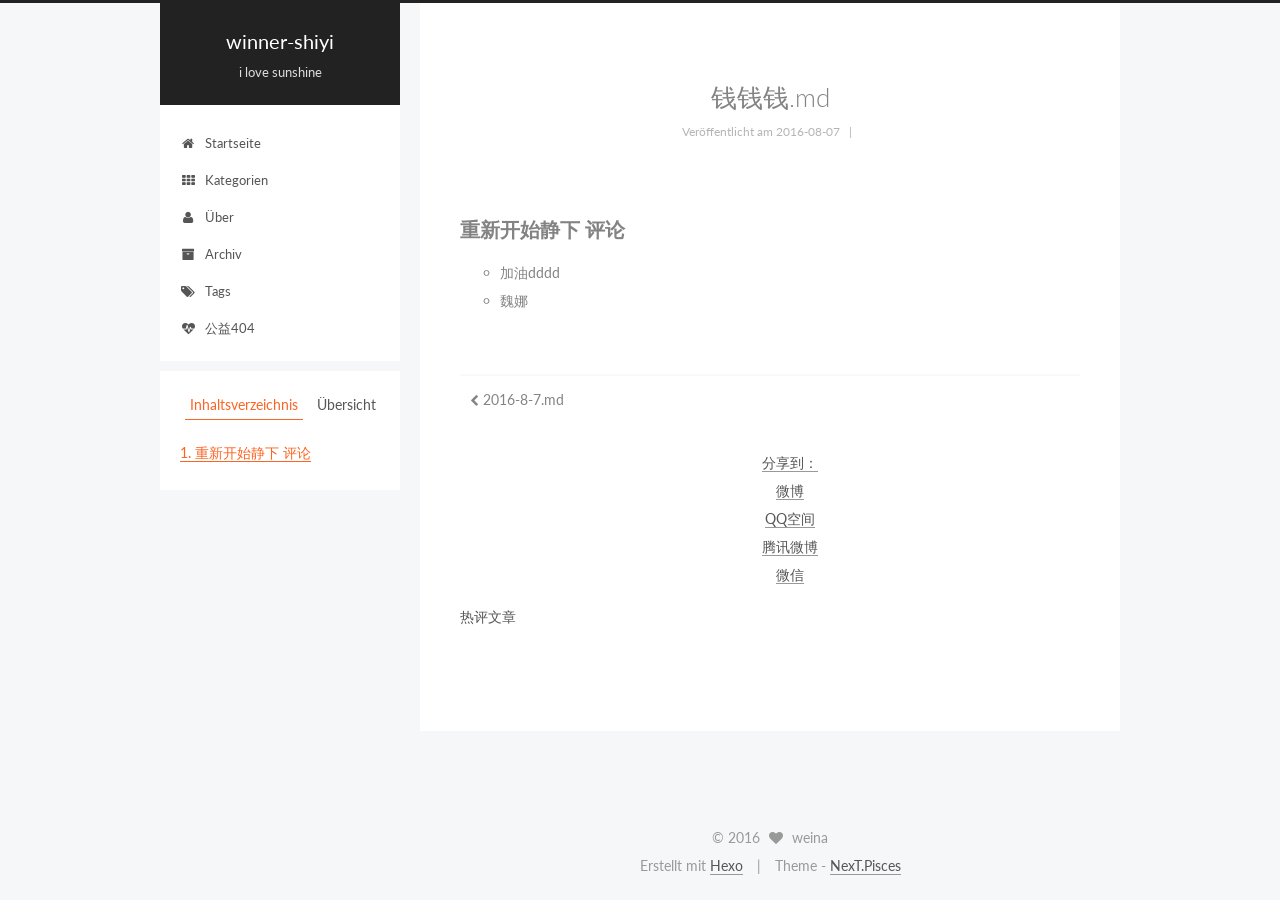
<file: 加油1/index.html>
<!doctype html>



  


<html class="theme-next pisces use-motion">
<head>
  <meta charset="UTF-8"/>
<meta http-equiv="X-UA-Compatible" content="IE=edge,chrome=1" />
<meta name="viewport" content="width=device-width, initial-scale=1, maximum-scale=1"/>



<meta http-equiv="Cache-Control" content="no-transform" />
<meta http-equiv="Cache-Control" content="no-siteapp" />












  
  
  <link href="/vendors/fancybox/source/jquery.fancybox.css?v=2.1.5" rel="stylesheet" type="text/css" />




  
  
  
  

  
    
    
  

  

  

  

  

  
    
    
    <link href="//fonts.googleapis.com/css?family=Lato:300,300italic,400,400italic,700,700italic&subset=latin,latin-ext" rel="stylesheet" type="text/css">
  






<link href="/vendors/font-awesome/css/font-awesome.min.css?v=4.4.0" rel="stylesheet" type="text/css" />

<link href="/css/main.css?v=5.0.1" rel="stylesheet" type="text/css" />


  <meta name="keywords" content="weina" />








  <link rel="shortcut icon" type="image/x-icon" href="/favicon.ico?v=5.0.1" />






<meta name="description" content="重新开始静下 评论
加油dddd
魏娜">
<meta property="og:type" content="article">
<meta property="og:title" content="钱钱钱.md">
<meta property="og:url" content="http://yoursite.com/钱钱钱钱20160807/index.html">
<meta property="og:site_name" content="winner-shiyi">
<meta property="og:description" content="重新开始静下 评论
加油dddd
魏娜">
<meta property="og:updated_time" content="2016-08-07T09:31:53.142Z">
<meta name="twitter:card" content="summary">
<meta name="twitter:title" content="钱钱钱.md">
<meta name="twitter:description" content="重新开始静下 评论
加油dddd
魏娜">



<script type="text/javascript" id="hexo.configuration">
  var NexT = window.NexT || {};
  var CONFIG = {
    scheme: 'Pisces',
    sidebar: {"position":"left","display":"post"},
    fancybox: true,
    motion: true,
    duoshuo: {
      userId: 6316027836838708000,
      author: '十一'
    }
  };
</script>




  <link rel="canonical" href="http://yoursite.com/钱钱钱钱20160807/"/>

  <title> 钱钱钱.md | winner-shiyi </title>
</head>

<body itemscope itemtype="http://schema.org/WebPage" lang="zh-CN">

  










  
  
    
  

  <div class="container one-collumn sidebar-position-left page-post-detail ">
    <div class="headband"></div>

    <header id="header" class="header" itemscope itemtype="http://schema.org/WPHeader">
      <div class="header-inner"><div class="site-meta ">
  

  <div class="custom-logo-site-title">
    <a href="/"  class="brand" rel="start">
      <span class="logo-line-before"><i></i></span>
      <span class="site-title">winner-shiyi</span>
      <span class="logo-line-after"><i></i></span>
    </a>
  </div>
  <p class="site-subtitle">i love sunshine</p>
</div>

<div class="site-nav-toggle">
  <button>
    <span class="btn-bar"></span>
    <span class="btn-bar"></span>
    <span class="btn-bar"></span>
  </button>
</div>

<nav class="site-nav">
  

  
    <ul id="menu" class="menu">
      
        
        <li class="menu-item menu-item-home">
          <a href="/" rel="section">
            
              <i class="menu-item-icon fa fa-fw fa-home"></i> <br />
            
            Startseite
          </a>
        </li>
      
        
        <li class="menu-item menu-item-categories">
          <a href="/categories" rel="section">
            
              <i class="menu-item-icon fa fa-fw fa-th"></i> <br />
            
            Kategorien
          </a>
        </li>
      
        
        <li class="menu-item menu-item-about">
          <a href="/about" rel="section">
            
              <i class="menu-item-icon fa fa-fw fa-user"></i> <br />
            
            Über
          </a>
        </li>
      
        
        <li class="menu-item menu-item-archives">
          <a href="/archives" rel="section">
            
              <i class="menu-item-icon fa fa-fw fa-archive"></i> <br />
            
            Archiv
          </a>
        </li>
      
        
        <li class="menu-item menu-item-tags">
          <a href="/tags" rel="section">
            
              <i class="menu-item-icon fa fa-fw fa-tags"></i> <br />
            
            Tags
          </a>
        </li>
      
        
        <li class="menu-item menu-item-commonweal">
          <a href="/404.html" rel="section">
            
              <i class="menu-item-icon fa fa-fw fa-heartbeat"></i> <br />
            
            公益404
          </a>
        </li>
      

      
    </ul>
  

  
</nav>

 </div>
    </header>

    <main id="main" class="main">
      <div class="main-inner">
        <div class="content-wrap">
          <div id="content" class="content">
            

  <div id="posts" class="posts-expand">
    

  
  

  
  
  

  <article class="post post-type-normal " itemscope itemtype="http://schema.org/Article">

    
      <header class="post-header">

        
        
          <h1 class="post-title" itemprop="name headline">
            
            
              
                钱钱钱.md
              
            
          </h1>
        

        <div class="post-meta">
          <span class="post-time">
            <span class="post-meta-item-icon">
              <i class="fa fa-calendar-o"></i>
            </span>
            <span class="post-meta-item-text">Veröffentlicht am</span>
            <time itemprop="dateCreated" datetime="2016-08-07T11:30:23+08:00" content="2016-08-07">
              2016-08-07
            </time>
          </span>

          

          
            
              <span class="post-comments-count">
                &nbsp; | &nbsp;
                <a href="/钱钱钱钱20160807/#comments" itemprop="discussionUrl">
                  <span class="post-comments-count ds-thread-count" data-thread-key="钱钱钱钱20160807/" itemprop="commentsCount"></span>
                </a>
              </span>
            
          

          

          
          

          
        </div>
      </header>
    


    <div class="post-body" itemprop="articleBody">

      
      

      
        <h2 id="重新开始静下-评论"><a href="#重新开始静下-评论" class="headerlink" title="重新开始静下 评论"></a>重新开始静下 评论</h2><ul>
<li>加油dddd</li>
<li>魏娜</li>
</ul>

      
    </div>

    <div>
      
        

      
    </div>

    <div>
      
        

      
    </div>

    <footer class="post-footer">
      

      
        <div class="post-nav">
          <div class="post-nav-next post-nav-item">
            
              <a href="/2016-8-7-md20160807/" rel="next" title="2016-8-7.md">
                <i class="fa fa-chevron-left"></i> 2016-8-7.md
              </a>
            
          </div>

          <div class="post-nav-prev post-nav-item">
            
          </div>
        </div>
      

      
      
    </footer>
  </article>



    <div class="post-spread">
      
        <div class="ds-share flat" data-thread-key="钱钱钱钱20160807/"
     data-title="钱钱钱.md"
     data-content=""
     data-url="http://yoursite.com/钱钱钱钱20160807/">
  <div class="ds-share-inline">
    <ul  class="ds-share-icons-16">

      <li data-toggle="ds-share-icons-more"><a class="ds-more" href="javascript:void(0);">分享到：</a></li>
      <li><a class="ds-weibo" href="javascript:void(0);" data-service="weibo">微博</a></li>
      <li><a class="ds-qzone" href="javascript:void(0);" data-service="qzone">QQ空间</a></li>
      <li><a class="ds-qqt" href="javascript:void(0);" data-service="qqt">腾讯微博</a></li>
      <li><a class="ds-wechat" href="javascript:void(0);" data-service="wechat">微信</a></li>

    </ul>
    <div class="ds-share-icons-more">
    </div>
  </div>
</div>
      
    </div>
  </div>


          </div>
          

  <p>热评文章</p>
  <div class="ds-top-threads" data-range="weekly" data-num-items="4"></div>


          
  <div class="comments" id="comments">
    
      <div class="ds-thread" data-thread-key="钱钱钱钱20160807/"
           data-title="钱钱钱.md" data-url="http://yoursite.com/钱钱钱钱20160807/">
      </div>
    
  </div>


        </div>
        
          
  
  <div class="sidebar-toggle">
    <div class="sidebar-toggle-line-wrap">
      <span class="sidebar-toggle-line sidebar-toggle-line-first"></span>
      <span class="sidebar-toggle-line sidebar-toggle-line-middle"></span>
      <span class="sidebar-toggle-line sidebar-toggle-line-last"></span>
    </div>
  </div>

  <aside id="sidebar" class="sidebar">
    <div class="sidebar-inner">

      

      
        <ul class="sidebar-nav motion-element">
          <li class="sidebar-nav-toc sidebar-nav-active" data-target="post-toc-wrap" >
            Inhaltsverzeichnis
          </li>
          <li class="sidebar-nav-overview" data-target="site-overview">
            Übersicht
          </li>
        </ul>
      

      <section class="site-overview sidebar-panel ">
        <div class="site-author motion-element" itemprop="author" itemscope itemtype="http://schema.org/Person">
          <img class="site-author-image" itemprop="image"
               src="/images/avatar.gif"
               alt="weina" />
          <p class="site-author-name" itemprop="name">weina</p>
          <p class="site-description motion-element" itemprop="description">sunshine</p>
        </div>
        <nav class="site-state motion-element">
          <div class="site-state-item site-state-posts">
            <a href="/archives">
              <span class="site-state-item-count">5</span>
              <span class="site-state-item-name">Artikel</span>
            </a>
          </div>

          

          

        </nav>

        

        <div class="links-of-author motion-element">
          
        </div>

        
        

        
        

      </section>

      
        <section class="post-toc-wrap motion-element sidebar-panel sidebar-panel-active">
          <div class="post-toc">
            
              
            
            
              <div class="post-toc-content"><ol class="nav"><li class="nav-item nav-level-2"><a class="nav-link" href="#重新开始静下-评论"><span class="nav-number">1.</span> <span class="nav-text">重新开始静下 评论</span></a></li></ol></div>
            
          </div>
        </section>
      

    </div>
  </aside>


        
      </div>
    </main>

    <footer id="footer" class="footer">
      <div class="footer-inner">
        <div class="copyright" >
  
  &copy; 
  <span itemprop="copyrightYear">2016</span>
  <span class="with-love">
    <i class="fa fa-heart"></i>
  </span>
  <span class="author" itemprop="copyrightHolder">weina</span>
</div>

<div class="powered-by">
  Erstellt mit  <a class="theme-link" href="https://hexo.io">Hexo</a>
</div>

<div class="theme-info">
  Theme -
  <a class="theme-link" href="https://github.com/iissnan/hexo-theme-next">
    NexT.Pisces
  </a>
</div>

        

        
      </div>
    </footer>

    <div class="back-to-top">
      <i class="fa fa-arrow-up"></i>
    </div>
  </div>

  

<script type="text/javascript">
  if (Object.prototype.toString.call(window.Promise) !== '[object Function]') {
    window.Promise = null;
  }
</script>









  



  
  <script type="text/javascript" src="/vendors/jquery/index.js?v=2.1.3"></script>

  
  <script type="text/javascript" src="/vendors/fastclick/lib/fastclick.min.js?v=1.0.6"></script>

  
  <script type="text/javascript" src="/vendors/jquery_lazyload/jquery.lazyload.js?v=1.9.7"></script>

  
  <script type="text/javascript" src="/vendors/velocity/velocity.min.js?v=1.2.1"></script>

  
  <script type="text/javascript" src="/vendors/velocity/velocity.ui.min.js?v=1.2.1"></script>

  
  <script type="text/javascript" src="/vendors/fancybox/source/jquery.fancybox.pack.js?v=2.1.5"></script>


  


  <script type="text/javascript" src="/js/src/utils.js?v=5.0.1"></script>

  <script type="text/javascript" src="/js/src/motion.js?v=5.0.1"></script>



  
  


  <script type="text/javascript" src="/js/src/affix.js?v=5.0.1"></script>

  <script type="text/javascript" src="/js/src/schemes/pisces.js?v=5.0.1"></script>



  
  <script type="text/javascript" src="/js/src/scrollspy.js?v=5.0.1"></script>
<script type="text/javascript" src="/js/src/post-details.js?v=5.0.1"></script>



  


  <script type="text/javascript" src="/js/src/bootstrap.js?v=5.0.1"></script>



  

  
    
  

  <script type="text/javascript">
    var duoshuoQuery = {short_name:"winner-shiyi"};
    (function() {
      var ds = document.createElement('script');
      ds.type = 'text/javascript';ds.async = true;
      ds.id = 'duoshuo-script';
      ds.src = (document.location.protocol == 'https:' ? 'https:' : 'http:') + '//static.duoshuo.com/embed.js';
      ds.charset = 'UTF-8';
      (document.getElementsByTagName('head')[0]
      || document.getElementsByTagName('body')[0]).appendChild(ds);
    })();
  </script>

  
    
    <script src="/vendors/ua-parser-js/dist/ua-parser.min.js?v=0.7.9"></script>
    <script src="/js/src/hook-duoshuo.js"></script>
  






  
  

  

  

  

</body>
</html>
</file>
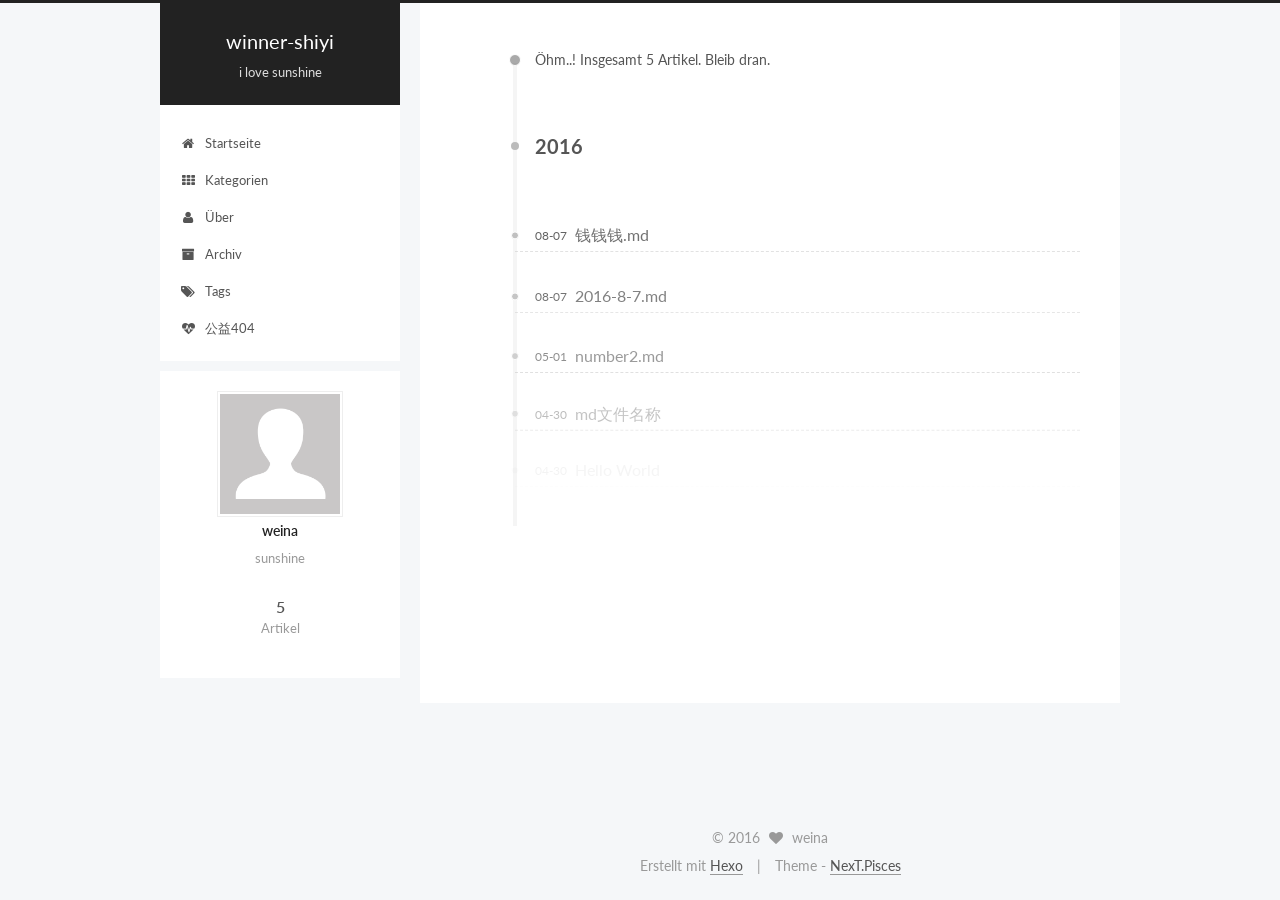
<file: archives/2016/index.html>
<!doctype html>



  


<html class="theme-next pisces use-motion">
<head>
  <meta charset="UTF-8"/>
<meta http-equiv="X-UA-Compatible" content="IE=edge,chrome=1" />
<meta name="viewport" content="width=device-width, initial-scale=1, maximum-scale=1"/>



<meta http-equiv="Cache-Control" content="no-transform" />
<meta http-equiv="Cache-Control" content="no-siteapp" />












  
  
  <link href="/vendors/fancybox/source/jquery.fancybox.css?v=2.1.5" rel="stylesheet" type="text/css" />




  
  
  
  

  
    
    
  

  

  

  

  

  
    
    
    <link href="//fonts.googleapis.com/css?family=Lato:300,300italic,400,400italic,700,700italic&subset=latin,latin-ext" rel="stylesheet" type="text/css">
  






<link href="/vendors/font-awesome/css/font-awesome.min.css?v=4.4.0" rel="stylesheet" type="text/css" />

<link href="/css/main.css?v=5.0.1" rel="stylesheet" type="text/css" />


  <meta name="keywords" content="weina" />








  <link rel="shortcut icon" type="image/x-icon" href="/favicon.ico?v=5.0.1" />






<meta name="description" content="sunshine">
<meta property="og:type" content="website">
<meta property="og:title" content="winner-shiyi">
<meta property="og:url" content="http://yoursite.com/archives/2016/index.html">
<meta property="og:site_name" content="winner-shiyi">
<meta property="og:description" content="sunshine">
<meta name="twitter:card" content="summary">
<meta name="twitter:title" content="winner-shiyi">
<meta name="twitter:description" content="sunshine">



<script type="text/javascript" id="hexo.configuration">
  var NexT = window.NexT || {};
  var CONFIG = {
    scheme: 'Pisces',
    sidebar: {"position":"left","display":"post"},
    fancybox: true,
    motion: true,
    duoshuo: {
      userId: 6316027836838708000,
      author: '十一'
    }
  };
</script>




  <link rel="canonical" href="http://yoursite.com/archives/2016/"/>

  <title> Archiv | winner-shiyi </title>
</head>

<body itemscope itemtype="http://schema.org/WebPage" lang="zh-CN">

  










  
  
    
  

  <div class="container one-collumn sidebar-position-left  page-archive  ">
    <div class="headband"></div>

    <header id="header" class="header" itemscope itemtype="http://schema.org/WPHeader">
      <div class="header-inner"><div class="site-meta ">
  

  <div class="custom-logo-site-title">
    <a href="/"  class="brand" rel="start">
      <span class="logo-line-before"><i></i></span>
      <span class="site-title">winner-shiyi</span>
      <span class="logo-line-after"><i></i></span>
    </a>
  </div>
  <p class="site-subtitle">i love sunshine</p>
</div>

<div class="site-nav-toggle">
  <button>
    <span class="btn-bar"></span>
    <span class="btn-bar"></span>
    <span class="btn-bar"></span>
  </button>
</div>

<nav class="site-nav">
  

  
    <ul id="menu" class="menu">
      
        
        <li class="menu-item menu-item-home">
          <a href="/" rel="section">
            
              <i class="menu-item-icon fa fa-fw fa-home"></i> <br />
            
            Startseite
          </a>
        </li>
      
        
        <li class="menu-item menu-item-categories">
          <a href="/categories" rel="section">
            
              <i class="menu-item-icon fa fa-fw fa-th"></i> <br />
            
            Kategorien
          </a>
        </li>
      
        
        <li class="menu-item menu-item-about">
          <a href="/about" rel="section">
            
              <i class="menu-item-icon fa fa-fw fa-user"></i> <br />
            
            Über
          </a>
        </li>
      
        
        <li class="menu-item menu-item-archives">
          <a href="/archives" rel="section">
            
              <i class="menu-item-icon fa fa-fw fa-archive"></i> <br />
            
            Archiv
          </a>
        </li>
      
        
        <li class="menu-item menu-item-tags">
          <a href="/tags" rel="section">
            
              <i class="menu-item-icon fa fa-fw fa-tags"></i> <br />
            
            Tags
          </a>
        </li>
      
        
        <li class="menu-item menu-item-commonweal">
          <a href="/404.html" rel="section">
            
              <i class="menu-item-icon fa fa-fw fa-heartbeat"></i> <br />
            
            公益404
          </a>
        </li>
      

      
    </ul>
  

  
</nav>

 </div>
    </header>

    <main id="main" class="main">
      <div class="main-inner">
        <div class="content-wrap">
          <div id="content" class="content">
            

  <section id="posts" class="posts-collapse">
    <span class="archive-move-on"></span>

    <span class="archive-page-counter">
      
      
      
        
      
      Öhm..! Insgesamt 5 Artikel. Bleib dran.
    </span>

    

      
      
      

      
        
        <div class="collection-title">
          <h2 class="archive-year motion-element" id="archive-year-2016">2016</h2>
        </div>
      
      

      

  <article class="post post-type-normal" itemscope itemtype="http://schema.org/Article">
    <header class="post-header">

      <h1 class="post-title">
        
            <a class="post-title-link" href="/钱钱钱钱20160807/" itemprop="url">
              
                <span itemprop="name">钱钱钱.md</span>
              
            </a>
        
      </h1>

      <div class="post-meta">
        <time class="post-time" itemprop="dateCreated"
              datetime="2016-08-07T11:30:23+08:00"
              content="2016-08-07" >
          08-07
        </time>
      </div>

    </header>
  </article>



    

      
      
      

      
      

      

  <article class="post post-type-normal" itemscope itemtype="http://schema.org/Article">
    <header class="post-header">

      <h1 class="post-title">
        
            <a class="post-title-link" href="/2016-8-7-md20160807/" itemprop="url">
              
                <span itemprop="name">2016-8-7.md</span>
              
            </a>
        
      </h1>

      <div class="post-meta">
        <time class="post-time" itemprop="dateCreated"
              datetime="2016-08-07T11:30:23+08:00"
              content="2016-08-07" >
          08-07
        </time>
      </div>

    </header>
  </article>



    

      
      
      

      
      

      

  <article class="post post-type-normal" itemscope itemtype="http://schema.org/Article">
    <header class="post-header">

      <h1 class="post-title">
        
            <a class="post-title-link" href="/number2-md20160501/" itemprop="url">
              
                <span itemprop="name">number2.md</span>
              
            </a>
        
      </h1>

      <div class="post-meta">
        <time class="post-time" itemprop="dateCreated"
              datetime="2016-05-01T00:04:37+08:00"
              content="2016-05-01" >
          05-01
        </time>
      </div>

    </header>
  </article>



    

      
      
      

      
      

      

  <article class="post post-type-normal" itemscope itemtype="http://schema.org/Article">
    <header class="post-header">

      <h1 class="post-title">
        
            <a class="post-title-link" href="/md文件名称20160430/" itemprop="url">
              
                <span itemprop="name">md文件名称</span>
              
            </a>
        
      </h1>

      <div class="post-meta">
        <time class="post-time" itemprop="dateCreated"
              datetime="2016-04-30T23:19:18+08:00"
              content="2016-04-30" >
          04-30
        </time>
      </div>

    </header>
  </article>



    

      
      
      

      
      

      

  <article class="post post-type-normal" itemscope itemtype="http://schema.org/Article">
    <header class="post-header">

      <h1 class="post-title">
        
            <a class="post-title-link" href="/hello-world20160430/" itemprop="url">
              
                <span itemprop="name">Hello World</span>
              
            </a>
        
      </h1>

      <div class="post-meta">
        <time class="post-time" itemprop="dateCreated"
              datetime="2016-04-30T19:58:37+08:00"
              content="2016-04-30" >
          04-30
        </time>
      </div>

    </header>
  </article>



    

  </section>

  



          </div>
          


          

        </div>
        
          
  
  <div class="sidebar-toggle">
    <div class="sidebar-toggle-line-wrap">
      <span class="sidebar-toggle-line sidebar-toggle-line-first"></span>
      <span class="sidebar-toggle-line sidebar-toggle-line-middle"></span>
      <span class="sidebar-toggle-line sidebar-toggle-line-last"></span>
    </div>
  </div>

  <aside id="sidebar" class="sidebar">
    <div class="sidebar-inner">

      

      

      <section class="site-overview sidebar-panel  sidebar-panel-active ">
        <div class="site-author motion-element" itemprop="author" itemscope itemtype="http://schema.org/Person">
          <img class="site-author-image" itemprop="image"
               src="/images/avatar.gif"
               alt="weina" />
          <p class="site-author-name" itemprop="name">weina</p>
          <p class="site-description motion-element" itemprop="description">sunshine</p>
        </div>
        <nav class="site-state motion-element">
          <div class="site-state-item site-state-posts">
            <a href="/archives">
              <span class="site-state-item-count">5</span>
              <span class="site-state-item-name">Artikel</span>
            </a>
          </div>

          

          

        </nav>

        

        <div class="links-of-author motion-element">
          
        </div>

        
        

        
        

      </section>

      

    </div>
  </aside>


        
      </div>
    </main>

    <footer id="footer" class="footer">
      <div class="footer-inner">
        <div class="copyright" >
  
  &copy; 
  <span itemprop="copyrightYear">2016</span>
  <span class="with-love">
    <i class="fa fa-heart"></i>
  </span>
  <span class="author" itemprop="copyrightHolder">weina</span>
</div>

<div class="powered-by">
  Erstellt mit  <a class="theme-link" href="https://hexo.io">Hexo</a>
</div>

<div class="theme-info">
  Theme -
  <a class="theme-link" href="https://github.com/iissnan/hexo-theme-next">
    NexT.Pisces
  </a>
</div>

        

        
      </div>
    </footer>

    <div class="back-to-top">
      <i class="fa fa-arrow-up"></i>
    </div>
  </div>

  

<script type="text/javascript">
  if (Object.prototype.toString.call(window.Promise) !== '[object Function]') {
    window.Promise = null;
  }
</script>









  



  
  <script type="text/javascript" src="/vendors/jquery/index.js?v=2.1.3"></script>

  
  <script type="text/javascript" src="/vendors/fastclick/lib/fastclick.min.js?v=1.0.6"></script>

  
  <script type="text/javascript" src="/vendors/jquery_lazyload/jquery.lazyload.js?v=1.9.7"></script>

  
  <script type="text/javascript" src="/vendors/velocity/velocity.min.js?v=1.2.1"></script>

  
  <script type="text/javascript" src="/vendors/velocity/velocity.ui.min.js?v=1.2.1"></script>

  
  <script type="text/javascript" src="/vendors/fancybox/source/jquery.fancybox.pack.js?v=2.1.5"></script>


  


  <script type="text/javascript" src="/js/src/utils.js?v=5.0.1"></script>

  <script type="text/javascript" src="/js/src/motion.js?v=5.0.1"></script>



  
  


  <script type="text/javascript" src="/js/src/affix.js?v=5.0.1"></script>

  <script type="text/javascript" src="/js/src/schemes/pisces.js?v=5.0.1"></script>



  
  
    <script type="text/javascript" id="motion.page.archive">
      $('.archive-year').velocity('transition.slideLeftIn');
    </script>
  


  


  <script type="text/javascript" src="/js/src/bootstrap.js?v=5.0.1"></script>



  

  
    
  

  <script type="text/javascript">
    var duoshuoQuery = {short_name:"winner-shiyi"};
    (function() {
      var ds = document.createElement('script');
      ds.type = 'text/javascript';ds.async = true;
      ds.id = 'duoshuo-script';
      ds.src = (document.location.protocol == 'https:' ? 'https:' : 'http:') + '//static.duoshuo.com/embed.js';
      ds.charset = 'UTF-8';
      (document.getElementsByTagName('head')[0]
      || document.getElementsByTagName('body')[0]).appendChild(ds);
    })();
  </script>

  
    
    <script src="/vendors/ua-parser-js/dist/ua-parser.min.js?v=0.7.9"></script>
    <script src="/js/src/hook-duoshuo.js"></script>
  






  
  

  

  

  

</body>
</html>
</file>
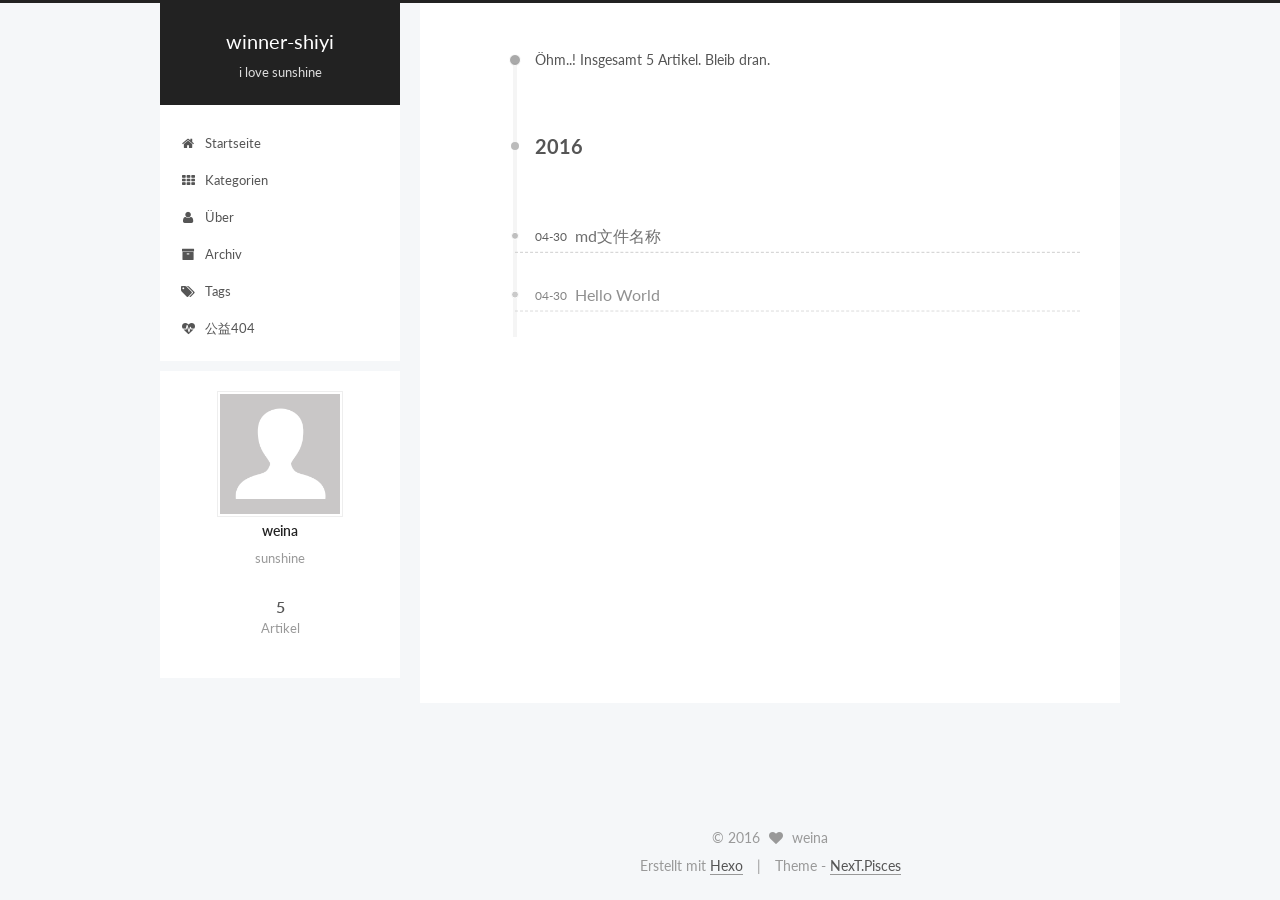
<file: archives/2016/04/index.html>
<!doctype html>



  


<html class="theme-next pisces use-motion">
<head>
  <meta charset="UTF-8"/>
<meta http-equiv="X-UA-Compatible" content="IE=edge,chrome=1" />
<meta name="viewport" content="width=device-width, initial-scale=1, maximum-scale=1"/>



<meta http-equiv="Cache-Control" content="no-transform" />
<meta http-equiv="Cache-Control" content="no-siteapp" />












  
  
  <link href="/vendors/fancybox/source/jquery.fancybox.css?v=2.1.5" rel="stylesheet" type="text/css" />




  
  
  
  

  
    
    
  

  

  

  

  

  
    
    
    <link href="//fonts.googleapis.com/css?family=Lato:300,300italic,400,400italic,700,700italic&subset=latin,latin-ext" rel="stylesheet" type="text/css">
  






<link href="/vendors/font-awesome/css/font-awesome.min.css?v=4.4.0" rel="stylesheet" type="text/css" />

<link href="/css/main.css?v=5.0.1" rel="stylesheet" type="text/css" />


  <meta name="keywords" content="weina" />








  <link rel="shortcut icon" type="image/x-icon" href="/favicon.ico?v=5.0.1" />






<meta name="description" content="sunshine">
<meta property="og:type" content="website">
<meta property="og:title" content="winner-shiyi">
<meta property="og:url" content="http://yoursite.com/archives/2016/04/index.html">
<meta property="og:site_name" content="winner-shiyi">
<meta property="og:description" content="sunshine">
<meta name="twitter:card" content="summary">
<meta name="twitter:title" content="winner-shiyi">
<meta name="twitter:description" content="sunshine">



<script type="text/javascript" id="hexo.configuration">
  var NexT = window.NexT || {};
  var CONFIG = {
    scheme: 'Pisces',
    sidebar: {"position":"left","display":"post"},
    fancybox: true,
    motion: true,
    duoshuo: {
      userId: 6316027836838708000,
      author: '十一'
    }
  };
</script>




  <link rel="canonical" href="http://yoursite.com/archives/2016/04/"/>

  <title> Archiv | winner-shiyi </title>
</head>

<body itemscope itemtype="http://schema.org/WebPage" lang="zh-CN">

  










  
  
    
  

  <div class="container one-collumn sidebar-position-left  page-archive  ">
    <div class="headband"></div>

    <header id="header" class="header" itemscope itemtype="http://schema.org/WPHeader">
      <div class="header-inner"><div class="site-meta ">
  

  <div class="custom-logo-site-title">
    <a href="/"  class="brand" rel="start">
      <span class="logo-line-before"><i></i></span>
      <span class="site-title">winner-shiyi</span>
      <span class="logo-line-after"><i></i></span>
    </a>
  </div>
  <p class="site-subtitle">i love sunshine</p>
</div>

<div class="site-nav-toggle">
  <button>
    <span class="btn-bar"></span>
    <span class="btn-bar"></span>
    <span class="btn-bar"></span>
  </button>
</div>

<nav class="site-nav">
  

  
    <ul id="menu" class="menu">
      
        
        <li class="menu-item menu-item-home">
          <a href="/" rel="section">
            
              <i class="menu-item-icon fa fa-fw fa-home"></i> <br />
            
            Startseite
          </a>
        </li>
      
        
        <li class="menu-item menu-item-categories">
          <a href="/categories" rel="section">
            
              <i class="menu-item-icon fa fa-fw fa-th"></i> <br />
            
            Kategorien
          </a>
        </li>
      
        
        <li class="menu-item menu-item-about">
          <a href="/about" rel="section">
            
              <i class="menu-item-icon fa fa-fw fa-user"></i> <br />
            
            Über
          </a>
        </li>
      
        
        <li class="menu-item menu-item-archives">
          <a href="/archives" rel="section">
            
              <i class="menu-item-icon fa fa-fw fa-archive"></i> <br />
            
            Archiv
          </a>
        </li>
      
        
        <li class="menu-item menu-item-tags">
          <a href="/tags" rel="section">
            
              <i class="menu-item-icon fa fa-fw fa-tags"></i> <br />
            
            Tags
          </a>
        </li>
      
        
        <li class="menu-item menu-item-commonweal">
          <a href="/404.html" rel="section">
            
              <i class="menu-item-icon fa fa-fw fa-heartbeat"></i> <br />
            
            公益404
          </a>
        </li>
      

      
    </ul>
  

  
</nav>

 </div>
    </header>

    <main id="main" class="main">
      <div class="main-inner">
        <div class="content-wrap">
          <div id="content" class="content">
            

  <section id="posts" class="posts-collapse">
    <span class="archive-move-on"></span>

    <span class="archive-page-counter">
      
      
      
        
      
      Öhm..! Insgesamt 5 Artikel. Bleib dran.
    </span>

    

      
      
      

      
        
        <div class="collection-title">
          <h2 class="archive-year motion-element" id="archive-year-2016">2016</h2>
        </div>
      
      

      

  <article class="post post-type-normal" itemscope itemtype="http://schema.org/Article">
    <header class="post-header">

      <h1 class="post-title">
        
            <a class="post-title-link" href="/md文件名称20160430/" itemprop="url">
              
                <span itemprop="name">md文件名称</span>
              
            </a>
        
      </h1>

      <div class="post-meta">
        <time class="post-time" itemprop="dateCreated"
              datetime="2016-04-30T23:19:18+08:00"
              content="2016-04-30" >
          04-30
        </time>
      </div>

    </header>
  </article>



    

      
      
      

      
      

      

  <article class="post post-type-normal" itemscope itemtype="http://schema.org/Article">
    <header class="post-header">

      <h1 class="post-title">
        
            <a class="post-title-link" href="/hello-world20160430/" itemprop="url">
              
                <span itemprop="name">Hello World</span>
              
            </a>
        
      </h1>

      <div class="post-meta">
        <time class="post-time" itemprop="dateCreated"
              datetime="2016-04-30T19:58:37+08:00"
              content="2016-04-30" >
          04-30
        </time>
      </div>

    </header>
  </article>



    

  </section>

  



          </div>
          


          

        </div>
        
          
  
  <div class="sidebar-toggle">
    <div class="sidebar-toggle-line-wrap">
      <span class="sidebar-toggle-line sidebar-toggle-line-first"></span>
      <span class="sidebar-toggle-line sidebar-toggle-line-middle"></span>
      <span class="sidebar-toggle-line sidebar-toggle-line-last"></span>
    </div>
  </div>

  <aside id="sidebar" class="sidebar">
    <div class="sidebar-inner">

      

      

      <section class="site-overview sidebar-panel  sidebar-panel-active ">
        <div class="site-author motion-element" itemprop="author" itemscope itemtype="http://schema.org/Person">
          <img class="site-author-image" itemprop="image"
               src="/images/avatar.gif"
               alt="weina" />
          <p class="site-author-name" itemprop="name">weina</p>
          <p class="site-description motion-element" itemprop="description">sunshine</p>
        </div>
        <nav class="site-state motion-element">
          <div class="site-state-item site-state-posts">
            <a href="/archives">
              <span class="site-state-item-count">5</span>
              <span class="site-state-item-name">Artikel</span>
            </a>
          </div>

          

          

        </nav>

        

        <div class="links-of-author motion-element">
          
        </div>

        
        

        
        

      </section>

      

    </div>
  </aside>


        
      </div>
    </main>

    <footer id="footer" class="footer">
      <div class="footer-inner">
        <div class="copyright" >
  
  &copy; 
  <span itemprop="copyrightYear">2016</span>
  <span class="with-love">
    <i class="fa fa-heart"></i>
  </span>
  <span class="author" itemprop="copyrightHolder">weina</span>
</div>

<div class="powered-by">
  Erstellt mit  <a class="theme-link" href="https://hexo.io">Hexo</a>
</div>

<div class="theme-info">
  Theme -
  <a class="theme-link" href="https://github.com/iissnan/hexo-theme-next">
    NexT.Pisces
  </a>
</div>

        

        
      </div>
    </footer>

    <div class="back-to-top">
      <i class="fa fa-arrow-up"></i>
    </div>
  </div>

  

<script type="text/javascript">
  if (Object.prototype.toString.call(window.Promise) !== '[object Function]') {
    window.Promise = null;
  }
</script>









  



  
  <script type="text/javascript" src="/vendors/jquery/index.js?v=2.1.3"></script>

  
  <script type="text/javascript" src="/vendors/fastclick/lib/fastclick.min.js?v=1.0.6"></script>

  
  <script type="text/javascript" src="/vendors/jquery_lazyload/jquery.lazyload.js?v=1.9.7"></script>

  
  <script type="text/javascript" src="/vendors/velocity/velocity.min.js?v=1.2.1"></script>

  
  <script type="text/javascript" src="/vendors/velocity/velocity.ui.min.js?v=1.2.1"></script>

  
  <script type="text/javascript" src="/vendors/fancybox/source/jquery.fancybox.pack.js?v=2.1.5"></script>


  


  <script type="text/javascript" src="/js/src/utils.js?v=5.0.1"></script>

  <script type="text/javascript" src="/js/src/motion.js?v=5.0.1"></script>



  
  


  <script type="text/javascript" src="/js/src/affix.js?v=5.0.1"></script>

  <script type="text/javascript" src="/js/src/schemes/pisces.js?v=5.0.1"></script>



  
  
    <script type="text/javascript" id="motion.page.archive">
      $('.archive-year').velocity('transition.slideLeftIn');
    </script>
  


  


  <script type="text/javascript" src="/js/src/bootstrap.js?v=5.0.1"></script>



  

  
    
  

  <script type="text/javascript">
    var duoshuoQuery = {short_name:"winner-shiyi"};
    (function() {
      var ds = document.createElement('script');
      ds.type = 'text/javascript';ds.async = true;
      ds.id = 'duoshuo-script';
      ds.src = (document.location.protocol == 'https:' ? 'https:' : 'http:') + '//static.duoshuo.com/embed.js';
      ds.charset = 'UTF-8';
      (document.getElementsByTagName('head')[0]
      || document.getElementsByTagName('body')[0]).appendChild(ds);
    })();
  </script>

  
    
    <script src="/vendors/ua-parser-js/dist/ua-parser.min.js?v=0.7.9"></script>
    <script src="/js/src/hook-duoshuo.js"></script>
  






  
  

  

  

  

</body>
</html>
</file>
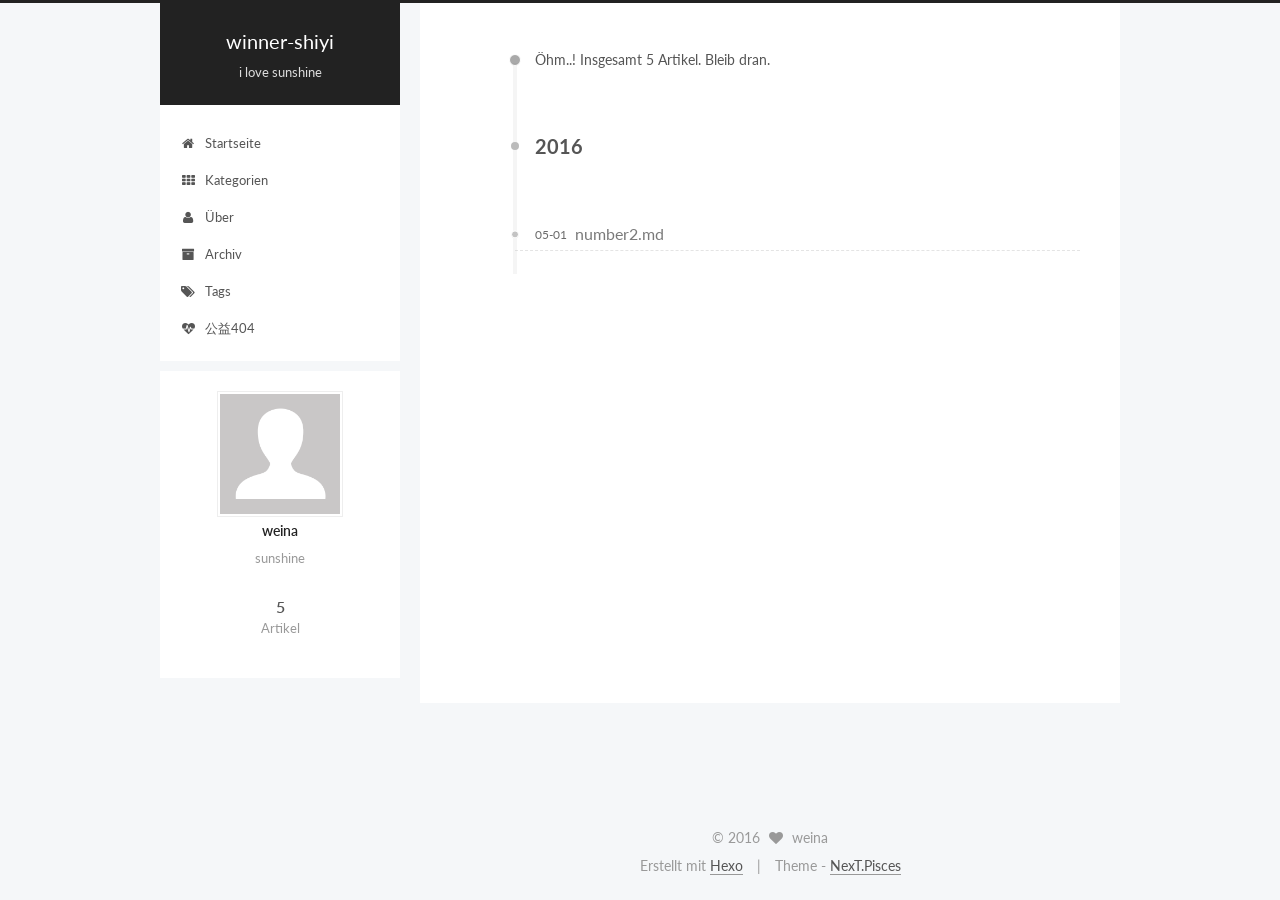
<file: archives/2016/05/index.html>
<!doctype html>



  


<html class="theme-next pisces use-motion">
<head>
  <meta charset="UTF-8"/>
<meta http-equiv="X-UA-Compatible" content="IE=edge,chrome=1" />
<meta name="viewport" content="width=device-width, initial-scale=1, maximum-scale=1"/>



<meta http-equiv="Cache-Control" content="no-transform" />
<meta http-equiv="Cache-Control" content="no-siteapp" />












  
  
  <link href="/vendors/fancybox/source/jquery.fancybox.css?v=2.1.5" rel="stylesheet" type="text/css" />




  
  
  
  

  
    
    
  

  

  

  

  

  
    
    
    <link href="//fonts.googleapis.com/css?family=Lato:300,300italic,400,400italic,700,700italic&subset=latin,latin-ext" rel="stylesheet" type="text/css">
  






<link href="/vendors/font-awesome/css/font-awesome.min.css?v=4.4.0" rel="stylesheet" type="text/css" />

<link href="/css/main.css?v=5.0.1" rel="stylesheet" type="text/css" />


  <meta name="keywords" content="weina" />








  <link rel="shortcut icon" type="image/x-icon" href="/favicon.ico?v=5.0.1" />






<meta name="description" content="sunshine">
<meta property="og:type" content="website">
<meta property="og:title" content="winner-shiyi">
<meta property="og:url" content="http://yoursite.com/archives/2016/05/index.html">
<meta property="og:site_name" content="winner-shiyi">
<meta property="og:description" content="sunshine">
<meta name="twitter:card" content="summary">
<meta name="twitter:title" content="winner-shiyi">
<meta name="twitter:description" content="sunshine">



<script type="text/javascript" id="hexo.configuration">
  var NexT = window.NexT || {};
  var CONFIG = {
    scheme: 'Pisces',
    sidebar: {"position":"left","display":"post"},
    fancybox: true,
    motion: true,
    duoshuo: {
      userId: 6316027836838708000,
      author: '十一'
    }
  };
</script>




  <link rel="canonical" href="http://yoursite.com/archives/2016/05/"/>

  <title> Archiv | winner-shiyi </title>
</head>

<body itemscope itemtype="http://schema.org/WebPage" lang="zh-CN">

  










  
  
    
  

  <div class="container one-collumn sidebar-position-left  page-archive  ">
    <div class="headband"></div>

    <header id="header" class="header" itemscope itemtype="http://schema.org/WPHeader">
      <div class="header-inner"><div class="site-meta ">
  

  <div class="custom-logo-site-title">
    <a href="/"  class="brand" rel="start">
      <span class="logo-line-before"><i></i></span>
      <span class="site-title">winner-shiyi</span>
      <span class="logo-line-after"><i></i></span>
    </a>
  </div>
  <p class="site-subtitle">i love sunshine</p>
</div>

<div class="site-nav-toggle">
  <button>
    <span class="btn-bar"></span>
    <span class="btn-bar"></span>
    <span class="btn-bar"></span>
  </button>
</div>

<nav class="site-nav">
  

  
    <ul id="menu" class="menu">
      
        
        <li class="menu-item menu-item-home">
          <a href="/" rel="section">
            
              <i class="menu-item-icon fa fa-fw fa-home"></i> <br />
            
            Startseite
          </a>
        </li>
      
        
        <li class="menu-item menu-item-categories">
          <a href="/categories" rel="section">
            
              <i class="menu-item-icon fa fa-fw fa-th"></i> <br />
            
            Kategorien
          </a>
        </li>
      
        
        <li class="menu-item menu-item-about">
          <a href="/about" rel="section">
            
              <i class="menu-item-icon fa fa-fw fa-user"></i> <br />
            
            Über
          </a>
        </li>
      
        
        <li class="menu-item menu-item-archives">
          <a href="/archives" rel="section">
            
              <i class="menu-item-icon fa fa-fw fa-archive"></i> <br />
            
            Archiv
          </a>
        </li>
      
        
        <li class="menu-item menu-item-tags">
          <a href="/tags" rel="section">
            
              <i class="menu-item-icon fa fa-fw fa-tags"></i> <br />
            
            Tags
          </a>
        </li>
      
        
        <li class="menu-item menu-item-commonweal">
          <a href="/404.html" rel="section">
            
              <i class="menu-item-icon fa fa-fw fa-heartbeat"></i> <br />
            
            公益404
          </a>
        </li>
      

      
    </ul>
  

  
</nav>

 </div>
    </header>

    <main id="main" class="main">
      <div class="main-inner">
        <div class="content-wrap">
          <div id="content" class="content">
            

  <section id="posts" class="posts-collapse">
    <span class="archive-move-on"></span>

    <span class="archive-page-counter">
      
      
      
        
      
      Öhm..! Insgesamt 5 Artikel. Bleib dran.
    </span>

    

      
      
      

      
        
        <div class="collection-title">
          <h2 class="archive-year motion-element" id="archive-year-2016">2016</h2>
        </div>
      
      

      

  <article class="post post-type-normal" itemscope itemtype="http://schema.org/Article">
    <header class="post-header">

      <h1 class="post-title">
        
            <a class="post-title-link" href="/number2-md20160501/" itemprop="url">
              
                <span itemprop="name">number2.md</span>
              
            </a>
        
      </h1>

      <div class="post-meta">
        <time class="post-time" itemprop="dateCreated"
              datetime="2016-05-01T00:04:37+08:00"
              content="2016-05-01" >
          05-01
        </time>
      </div>

    </header>
  </article>



    

  </section>

  



          </div>
          


          

        </div>
        
          
  
  <div class="sidebar-toggle">
    <div class="sidebar-toggle-line-wrap">
      <span class="sidebar-toggle-line sidebar-toggle-line-first"></span>
      <span class="sidebar-toggle-line sidebar-toggle-line-middle"></span>
      <span class="sidebar-toggle-line sidebar-toggle-line-last"></span>
    </div>
  </div>

  <aside id="sidebar" class="sidebar">
    <div class="sidebar-inner">

      

      

      <section class="site-overview sidebar-panel  sidebar-panel-active ">
        <div class="site-author motion-element" itemprop="author" itemscope itemtype="http://schema.org/Person">
          <img class="site-author-image" itemprop="image"
               src="/images/avatar.gif"
               alt="weina" />
          <p class="site-author-name" itemprop="name">weina</p>
          <p class="site-description motion-element" itemprop="description">sunshine</p>
        </div>
        <nav class="site-state motion-element">
          <div class="site-state-item site-state-posts">
            <a href="/archives">
              <span class="site-state-item-count">5</span>
              <span class="site-state-item-name">Artikel</span>
            </a>
          </div>

          

          

        </nav>

        

        <div class="links-of-author motion-element">
          
        </div>

        
        

        
        

      </section>

      

    </div>
  </aside>


        
      </div>
    </main>

    <footer id="footer" class="footer">
      <div class="footer-inner">
        <div class="copyright" >
  
  &copy; 
  <span itemprop="copyrightYear">2016</span>
  <span class="with-love">
    <i class="fa fa-heart"></i>
  </span>
  <span class="author" itemprop="copyrightHolder">weina</span>
</div>

<div class="powered-by">
  Erstellt mit  <a class="theme-link" href="https://hexo.io">Hexo</a>
</div>

<div class="theme-info">
  Theme -
  <a class="theme-link" href="https://github.com/iissnan/hexo-theme-next">
    NexT.Pisces
  </a>
</div>

        

        
      </div>
    </footer>

    <div class="back-to-top">
      <i class="fa fa-arrow-up"></i>
    </div>
  </div>

  

<script type="text/javascript">
  if (Object.prototype.toString.call(window.Promise) !== '[object Function]') {
    window.Promise = null;
  }
</script>









  



  
  <script type="text/javascript" src="/vendors/jquery/index.js?v=2.1.3"></script>

  
  <script type="text/javascript" src="/vendors/fastclick/lib/fastclick.min.js?v=1.0.6"></script>

  
  <script type="text/javascript" src="/vendors/jquery_lazyload/jquery.lazyload.js?v=1.9.7"></script>

  
  <script type="text/javascript" src="/vendors/velocity/velocity.min.js?v=1.2.1"></script>

  
  <script type="text/javascript" src="/vendors/velocity/velocity.ui.min.js?v=1.2.1"></script>

  
  <script type="text/javascript" src="/vendors/fancybox/source/jquery.fancybox.pack.js?v=2.1.5"></script>


  


  <script type="text/javascript" src="/js/src/utils.js?v=5.0.1"></script>

  <script type="text/javascript" src="/js/src/motion.js?v=5.0.1"></script>



  
  


  <script type="text/javascript" src="/js/src/affix.js?v=5.0.1"></script>

  <script type="text/javascript" src="/js/src/schemes/pisces.js?v=5.0.1"></script>



  
  
    <script type="text/javascript" id="motion.page.archive">
      $('.archive-year').velocity('transition.slideLeftIn');
    </script>
  


  


  <script type="text/javascript" src="/js/src/bootstrap.js?v=5.0.1"></script>



  

  
    
  

  <script type="text/javascript">
    var duoshuoQuery = {short_name:"winner-shiyi"};
    (function() {
      var ds = document.createElement('script');
      ds.type = 'text/javascript';ds.async = true;
      ds.id = 'duoshuo-script';
      ds.src = (document.location.protocol == 'https:' ? 'https:' : 'http:') + '//static.duoshuo.com/embed.js';
      ds.charset = 'UTF-8';
      (document.getElementsByTagName('head')[0]
      || document.getElementsByTagName('body')[0]).appendChild(ds);
    })();
  </script>

  
    
    <script src="/vendors/ua-parser-js/dist/ua-parser.min.js?v=0.7.9"></script>
    <script src="/js/src/hook-duoshuo.js"></script>
  






  
  

  

  

  

</body>
</html>
</file>
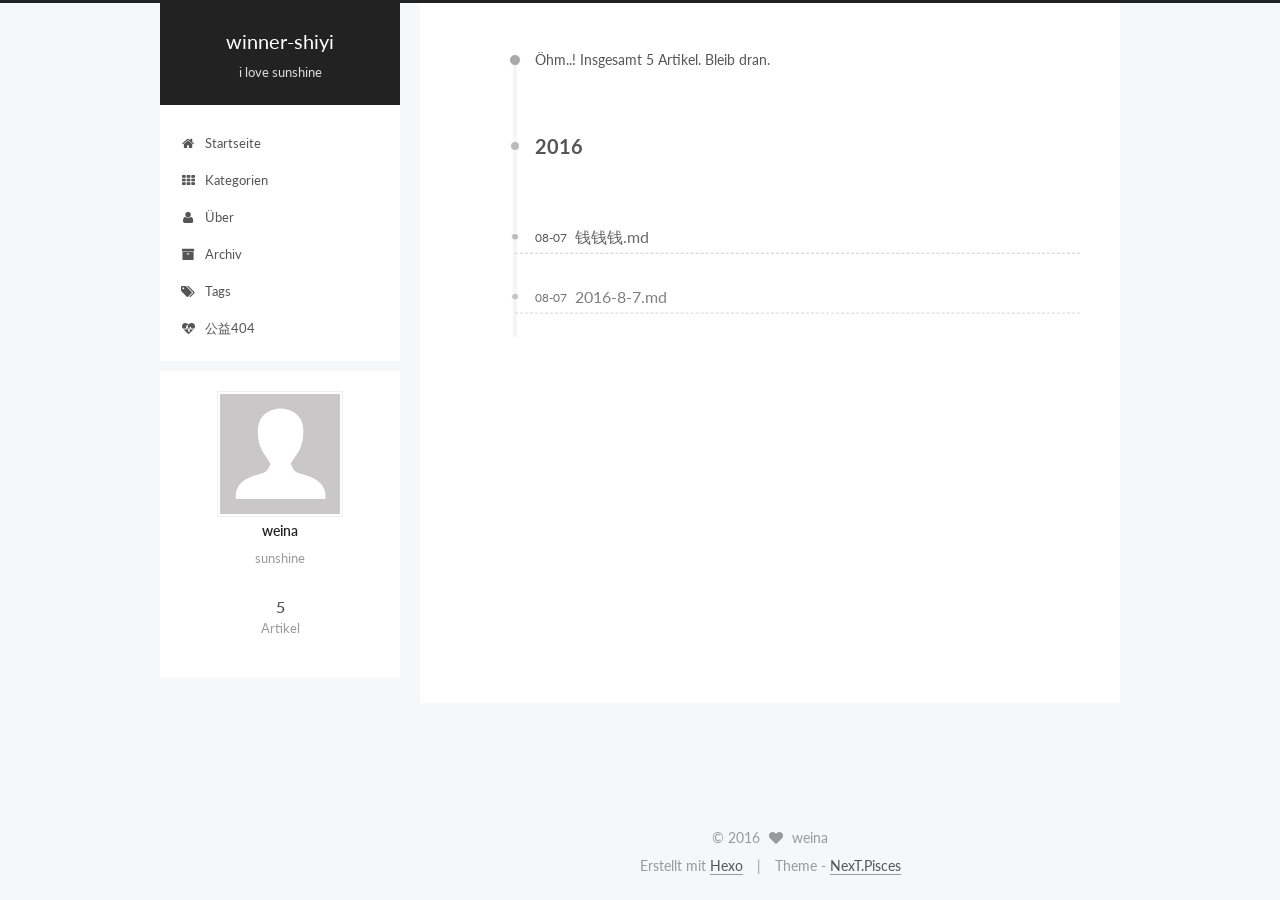
<file: archives/2016/08/index.html>
<!doctype html>



  


<html class="theme-next pisces use-motion">
<head>
  <meta charset="UTF-8"/>
<meta http-equiv="X-UA-Compatible" content="IE=edge,chrome=1" />
<meta name="viewport" content="width=device-width, initial-scale=1, maximum-scale=1"/>



<meta http-equiv="Cache-Control" content="no-transform" />
<meta http-equiv="Cache-Control" content="no-siteapp" />












  
  
  <link href="/vendors/fancybox/source/jquery.fancybox.css?v=2.1.5" rel="stylesheet" type="text/css" />




  
  
  
  

  
    
    
  

  

  

  

  

  
    
    
    <link href="//fonts.googleapis.com/css?family=Lato:300,300italic,400,400italic,700,700italic&subset=latin,latin-ext" rel="stylesheet" type="text/css">
  






<link href="/vendors/font-awesome/css/font-awesome.min.css?v=4.4.0" rel="stylesheet" type="text/css" />

<link href="/css/main.css?v=5.0.1" rel="stylesheet" type="text/css" />


  <meta name="keywords" content="weina" />








  <link rel="shortcut icon" type="image/x-icon" href="/favicon.ico?v=5.0.1" />






<meta name="description" content="sunshine">
<meta property="og:type" content="website">
<meta property="og:title" content="winner-shiyi">
<meta property="og:url" content="http://yoursite.com/archives/2016/08/index.html">
<meta property="og:site_name" content="winner-shiyi">
<meta property="og:description" content="sunshine">
<meta name="twitter:card" content="summary">
<meta name="twitter:title" content="winner-shiyi">
<meta name="twitter:description" content="sunshine">



<script type="text/javascript" id="hexo.configuration">
  var NexT = window.NexT || {};
  var CONFIG = {
    scheme: 'Pisces',
    sidebar: {"position":"left","display":"post"},
    fancybox: true,
    motion: true,
    duoshuo: {
      userId: 6316027836838708000,
      author: '十一'
    }
  };
</script>




  <link rel="canonical" href="http://yoursite.com/archives/2016/08/"/>

  <title> Archiv | winner-shiyi </title>
</head>

<body itemscope itemtype="http://schema.org/WebPage" lang="zh-CN">

  










  
  
    
  

  <div class="container one-collumn sidebar-position-left  page-archive  ">
    <div class="headband"></div>

    <header id="header" class="header" itemscope itemtype="http://schema.org/WPHeader">
      <div class="header-inner"><div class="site-meta ">
  

  <div class="custom-logo-site-title">
    <a href="/"  class="brand" rel="start">
      <span class="logo-line-before"><i></i></span>
      <span class="site-title">winner-shiyi</span>
      <span class="logo-line-after"><i></i></span>
    </a>
  </div>
  <p class="site-subtitle">i love sunshine</p>
</div>

<div class="site-nav-toggle">
  <button>
    <span class="btn-bar"></span>
    <span class="btn-bar"></span>
    <span class="btn-bar"></span>
  </button>
</div>

<nav class="site-nav">
  

  
    <ul id="menu" class="menu">
      
        
        <li class="menu-item menu-item-home">
          <a href="/" rel="section">
            
              <i class="menu-item-icon fa fa-fw fa-home"></i> <br />
            
            Startseite
          </a>
        </li>
      
        
        <li class="menu-item menu-item-categories">
          <a href="/categories" rel="section">
            
              <i class="menu-item-icon fa fa-fw fa-th"></i> <br />
            
            Kategorien
          </a>
        </li>
      
        
        <li class="menu-item menu-item-about">
          <a href="/about" rel="section">
            
              <i class="menu-item-icon fa fa-fw fa-user"></i> <br />
            
            Über
          </a>
        </li>
      
        
        <li class="menu-item menu-item-archives">
          <a href="/archives" rel="section">
            
              <i class="menu-item-icon fa fa-fw fa-archive"></i> <br />
            
            Archiv
          </a>
        </li>
      
        
        <li class="menu-item menu-item-tags">
          <a href="/tags" rel="section">
            
              <i class="menu-item-icon fa fa-fw fa-tags"></i> <br />
            
            Tags
          </a>
        </li>
      
        
        <li class="menu-item menu-item-commonweal">
          <a href="/404.html" rel="section">
            
              <i class="menu-item-icon fa fa-fw fa-heartbeat"></i> <br />
            
            公益404
          </a>
        </li>
      

      
    </ul>
  

  
</nav>

 </div>
    </header>

    <main id="main" class="main">
      <div class="main-inner">
        <div class="content-wrap">
          <div id="content" class="content">
            

  <section id="posts" class="posts-collapse">
    <span class="archive-move-on"></span>

    <span class="archive-page-counter">
      
      
      
        
      
      Öhm..! Insgesamt 5 Artikel. Bleib dran.
    </span>

    

      
      
      

      
        
        <div class="collection-title">
          <h2 class="archive-year motion-element" id="archive-year-2016">2016</h2>
        </div>
      
      

      

  <article class="post post-type-normal" itemscope itemtype="http://schema.org/Article">
    <header class="post-header">

      <h1 class="post-title">
        
            <a class="post-title-link" href="/钱钱钱钱20160807/" itemprop="url">
              
                <span itemprop="name">钱钱钱.md</span>
              
            </a>
        
      </h1>

      <div class="post-meta">
        <time class="post-time" itemprop="dateCreated"
              datetime="2016-08-07T11:30:23+08:00"
              content="2016-08-07" >
          08-07
        </time>
      </div>

    </header>
  </article>



    

      
      
      

      
      

      

  <article class="post post-type-normal" itemscope itemtype="http://schema.org/Article">
    <header class="post-header">

      <h1 class="post-title">
        
            <a class="post-title-link" href="/2016-8-7-md20160807/" itemprop="url">
              
                <span itemprop="name">2016-8-7.md</span>
              
            </a>
        
      </h1>

      <div class="post-meta">
        <time class="post-time" itemprop="dateCreated"
              datetime="2016-08-07T11:30:23+08:00"
              content="2016-08-07" >
          08-07
        </time>
      </div>

    </header>
  </article>



    

  </section>

  



          </div>
          


          

        </div>
        
          
  
  <div class="sidebar-toggle">
    <div class="sidebar-toggle-line-wrap">
      <span class="sidebar-toggle-line sidebar-toggle-line-first"></span>
      <span class="sidebar-toggle-line sidebar-toggle-line-middle"></span>
      <span class="sidebar-toggle-line sidebar-toggle-line-last"></span>
    </div>
  </div>

  <aside id="sidebar" class="sidebar">
    <div class="sidebar-inner">

      

      

      <section class="site-overview sidebar-panel  sidebar-panel-active ">
        <div class="site-author motion-element" itemprop="author" itemscope itemtype="http://schema.org/Person">
          <img class="site-author-image" itemprop="image"
               src="/images/avatar.gif"
               alt="weina" />
          <p class="site-author-name" itemprop="name">weina</p>
          <p class="site-description motion-element" itemprop="description">sunshine</p>
        </div>
        <nav class="site-state motion-element">
          <div class="site-state-item site-state-posts">
            <a href="/archives">
              <span class="site-state-item-count">5</span>
              <span class="site-state-item-name">Artikel</span>
            </a>
          </div>

          

          

        </nav>

        

        <div class="links-of-author motion-element">
          
        </div>

        
        

        
        

      </section>

      

    </div>
  </aside>


        
      </div>
    </main>

    <footer id="footer" class="footer">
      <div class="footer-inner">
        <div class="copyright" >
  
  &copy; 
  <span itemprop="copyrightYear">2016</span>
  <span class="with-love">
    <i class="fa fa-heart"></i>
  </span>
  <span class="author" itemprop="copyrightHolder">weina</span>
</div>

<div class="powered-by">
  Erstellt mit  <a class="theme-link" href="https://hexo.io">Hexo</a>
</div>

<div class="theme-info">
  Theme -
  <a class="theme-link" href="https://github.com/iissnan/hexo-theme-next">
    NexT.Pisces
  </a>
</div>

        

        
      </div>
    </footer>

    <div class="back-to-top">
      <i class="fa fa-arrow-up"></i>
    </div>
  </div>

  

<script type="text/javascript">
  if (Object.prototype.toString.call(window.Promise) !== '[object Function]') {
    window.Promise = null;
  }
</script>









  



  
  <script type="text/javascript" src="/vendors/jquery/index.js?v=2.1.3"></script>

  
  <script type="text/javascript" src="/vendors/fastclick/lib/fastclick.min.js?v=1.0.6"></script>

  
  <script type="text/javascript" src="/vendors/jquery_lazyload/jquery.lazyload.js?v=1.9.7"></script>

  
  <script type="text/javascript" src="/vendors/velocity/velocity.min.js?v=1.2.1"></script>

  
  <script type="text/javascript" src="/vendors/velocity/velocity.ui.min.js?v=1.2.1"></script>

  
  <script type="text/javascript" src="/vendors/fancybox/source/jquery.fancybox.pack.js?v=2.1.5"></script>


  


  <script type="text/javascript" src="/js/src/utils.js?v=5.0.1"></script>

  <script type="text/javascript" src="/js/src/motion.js?v=5.0.1"></script>



  
  


  <script type="text/javascript" src="/js/src/affix.js?v=5.0.1"></script>

  <script type="text/javascript" src="/js/src/schemes/pisces.js?v=5.0.1"></script>



  
  
    <script type="text/javascript" id="motion.page.archive">
      $('.archive-year').velocity('transition.slideLeftIn');
    </script>
  


  


  <script type="text/javascript" src="/js/src/bootstrap.js?v=5.0.1"></script>



  

  
    
  

  <script type="text/javascript">
    var duoshuoQuery = {short_name:"winner-shiyi"};
    (function() {
      var ds = document.createElement('script');
      ds.type = 'text/javascript';ds.async = true;
      ds.id = 'duoshuo-script';
      ds.src = (document.location.protocol == 'https:' ? 'https:' : 'http:') + '//static.duoshuo.com/embed.js';
      ds.charset = 'UTF-8';
      (document.getElementsByTagName('head')[0]
      || document.getElementsByTagName('body')[0]).appendChild(ds);
    })();
  </script>

  
    
    <script src="/vendors/ua-parser-js/dist/ua-parser.min.js?v=0.7.9"></script>
    <script src="/js/src/hook-duoshuo.js"></script>
  






  
  

  

  

  

</body>
</html>
</file>
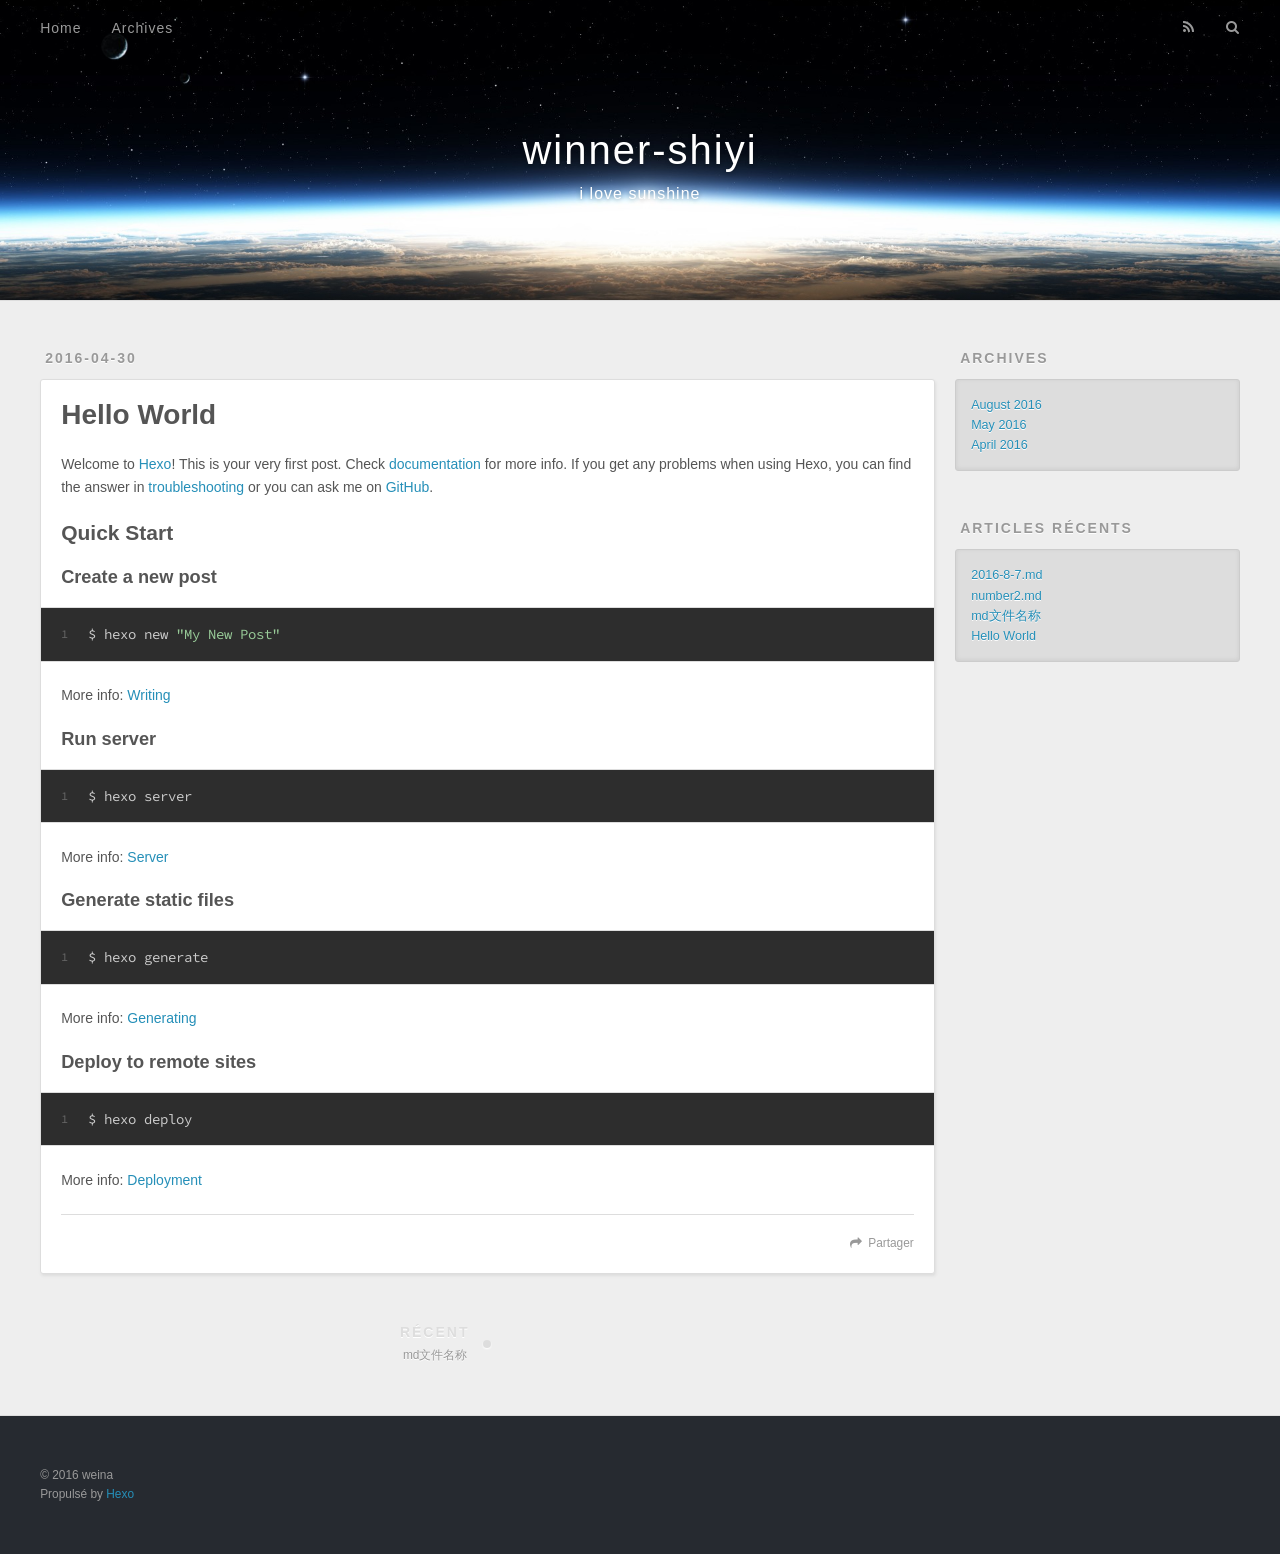
<file: 2016/04/30/hello-world/index.html>
<!DOCTYPE html>
<html>
<head>
  <meta charset="utf-8">
  
  <title>Hello World | winner-shiyi</title>
  <meta name="viewport" content="width=device-width, initial-scale=1, maximum-scale=1">
  <meta name="description" content="Welcome to Hexo! This is your very first post. Check documentation for more info. If you get any problems when using Hexo, you can find the answer in troubleshooting or you can ask me on GitHub.
Quick">
<meta property="og:type" content="article">
<meta property="og:title" content="Hello World">
<meta property="og:url" content="http://yoursite.com/2016/04/30/hello-world/index.html">
<meta property="og:site_name" content="winner-shiyi">
<meta property="og:description" content="Welcome to Hexo! This is your very first post. Check documentation for more info. If you get any problems when using Hexo, you can find the answer in troubleshooting or you can ask me on GitHub.
Quick">
<meta property="og:updated_time" content="2016-04-30T11:58:37.619Z">
<meta name="twitter:card" content="summary">
<meta name="twitter:title" content="Hello World">
<meta name="twitter:description" content="Welcome to Hexo! This is your very first post. Check documentation for more info. If you get any problems when using Hexo, you can find the answer in troubleshooting or you can ask me on GitHub.
Quick">
  
    <link rel="alternate" href="/atom.xml" title="winner-shiyi" type="application/atom+xml">
  
  
    <link rel="icon" href="/favicon.png">
  
  
    <link href="//fonts.googleapis.com/css?family=Source+Code+Pro" rel="stylesheet" type="text/css">
  
  <link rel="stylesheet" href="/css/style.css">
  

</head>

<body>
  <div id="container">
    <div id="wrap">
      <header id="header">
  <div id="banner"></div>
  <div id="header-outer" class="outer">
    <div id="header-title" class="inner">
      <h1 id="logo-wrap">
        <a href="/" id="logo">winner-shiyi</a>
      </h1>
      
        <h2 id="subtitle-wrap">
          <a href="/" id="subtitle">i love sunshine</a>
        </h2>
      
    </div>
    <div id="header-inner" class="inner">
      <nav id="main-nav">
        <a id="main-nav-toggle" class="nav-icon"></a>
        
          <a class="main-nav-link" href="/">Home</a>
        
          <a class="main-nav-link" href="/archives">Archives</a>
        
      </nav>
      <nav id="sub-nav">
        
          <a id="nav-rss-link" class="nav-icon" href="/atom.xml" title="Flux RSS"></a>
        
        <a id="nav-search-btn" class="nav-icon" title="Rechercher"></a>
      </nav>
      <div id="search-form-wrap">
        <form action="//google.com/search" method="get" accept-charset="UTF-8" class="search-form"><input type="search" name="q" results="0" class="search-form-input" placeholder="Search"><button type="submit" class="search-form-submit">&#xF002;</button><input type="hidden" name="sitesearch" value="http://yoursite.com"></form>
      </div>
    </div>
  </div>
</header>
      <div class="outer">
        <section id="main"><article id="post-hello-world" class="article article-type-post" itemscope itemprop="blogPost">
  <div class="article-meta">
    <a href="/2016/04/30/hello-world/" class="article-date">
  <time datetime="2016-04-30T11:58:37.619Z" itemprop="datePublished">2016-04-30</time>
</a>
    
  </div>
  <div class="article-inner">
    
    
      <header class="article-header">
        
  
    <h1 class="article-title" itemprop="name">
      Hello World
    </h1>
  

      </header>
    
    <div class="article-entry" itemprop="articleBody">
      
        <p>Welcome to <a href="https://hexo.io/" target="_blank" rel="external">Hexo</a>! This is your very first post. Check <a href="https://hexo.io/docs/" target="_blank" rel="external">documentation</a> for more info. If you get any problems when using Hexo, you can find the answer in <a href="https://hexo.io/docs/troubleshooting.html" target="_blank" rel="external">troubleshooting</a> or you can ask me on <a href="https://github.com/hexojs/hexo/issues" target="_blank" rel="external">GitHub</a>.</p>
<h2 id="Quick-Start"><a href="#Quick-Start" class="headerlink" title="Quick Start"></a>Quick Start</h2><h3 id="Create-a-new-post"><a href="#Create-a-new-post" class="headerlink" title="Create a new post"></a>Create a new post</h3><figure class="highlight bash"><table><tr><td class="gutter"><pre><span class="line">1</span><br></pre></td><td class="code"><pre><span class="line">$ hexo new <span class="string">"My New Post"</span></span><br></pre></td></tr></table></figure>
<p>More info: <a href="https://hexo.io/docs/writing.html" target="_blank" rel="external">Writing</a></p>
<h3 id="Run-server"><a href="#Run-server" class="headerlink" title="Run server"></a>Run server</h3><figure class="highlight bash"><table><tr><td class="gutter"><pre><span class="line">1</span><br></pre></td><td class="code"><pre><span class="line">$ hexo server</span><br></pre></td></tr></table></figure>
<p>More info: <a href="https://hexo.io/docs/server.html" target="_blank" rel="external">Server</a></p>
<h3 id="Generate-static-files"><a href="#Generate-static-files" class="headerlink" title="Generate static files"></a>Generate static files</h3><figure class="highlight bash"><table><tr><td class="gutter"><pre><span class="line">1</span><br></pre></td><td class="code"><pre><span class="line">$ hexo generate</span><br></pre></td></tr></table></figure>
<p>More info: <a href="https://hexo.io/docs/generating.html" target="_blank" rel="external">Generating</a></p>
<h3 id="Deploy-to-remote-sites"><a href="#Deploy-to-remote-sites" class="headerlink" title="Deploy to remote sites"></a>Deploy to remote sites</h3><figure class="highlight bash"><table><tr><td class="gutter"><pre><span class="line">1</span><br></pre></td><td class="code"><pre><span class="line">$ hexo deploy</span><br></pre></td></tr></table></figure>
<p>More info: <a href="https://hexo.io/docs/deployment.html" target="_blank" rel="external">Deployment</a></p>

      
    </div>
    <footer class="article-footer">
      <a data-url="http://yoursite.com/2016/04/30/hello-world/" data-id="cirk2fbvq0001pclcgz3d76np" class="article-share-link">Partager</a>
      
      
    </footer>
  </div>
  
    
<nav id="article-nav">
  
    <a href="/2016/04/30/md文件名称/" id="article-nav-newer" class="article-nav-link-wrap">
      <strong class="article-nav-caption">Récent</strong>
      <div class="article-nav-title">
        
          md文件名称
        
      </div>
    </a>
  
  
</nav>

  
</article>

</section>
        
          <aside id="sidebar">
  
    

  
    

  
    
  
    
  <div class="widget-wrap">
    <h3 class="widget-title">Archives</h3>
    <div class="widget">
      <ul class="archive-list"><li class="archive-list-item"><a class="archive-list-link" href="/archives/2016/08/">August 2016</a></li><li class="archive-list-item"><a class="archive-list-link" href="/archives/2016/05/">May 2016</a></li><li class="archive-list-item"><a class="archive-list-link" href="/archives/2016/04/">April 2016</a></li></ul>
    </div>
  </div>


  
    
  <div class="widget-wrap">
    <h3 class="widget-title">Articles récents</h3>
    <div class="widget">
      <ul>
        
          <li>
            <a href="/2016/08/07/2016-8-7-md/">2016-8-7.md</a>
          </li>
        
          <li>
            <a href="/2016/05/01/number2-md/">number2.md</a>
          </li>
        
          <li>
            <a href="/2016/04/30/md文件名称/">md文件名称</a>
          </li>
        
          <li>
            <a href="/2016/04/30/hello-world/">Hello World</a>
          </li>
        
      </ul>
    </div>
  </div>

  
</aside>
        
      </div>
      <footer id="footer">
  
  <div class="outer">
    <div id="footer-info" class="inner">
      &copy; 2016 weina<br>
      Propulsé by <a href="http://hexo.io/" target="_blank">Hexo</a>
    </div>
  </div>
</footer>
    </div>
    <nav id="mobile-nav">
  
    <a href="/" class="mobile-nav-link">Home</a>
  
    <a href="/archives" class="mobile-nav-link">Archives</a>
  
</nav>
    

<script src="//ajax.googleapis.com/ajax/libs/jquery/2.0.3/jquery.min.js"></script>


  <link rel="stylesheet" href="/fancybox/jquery.fancybox.css">
  <script src="/fancybox/jquery.fancybox.pack.js"></script>


<script src="/js/script.js"></script>

  </div>
</body>
</html>
</file>
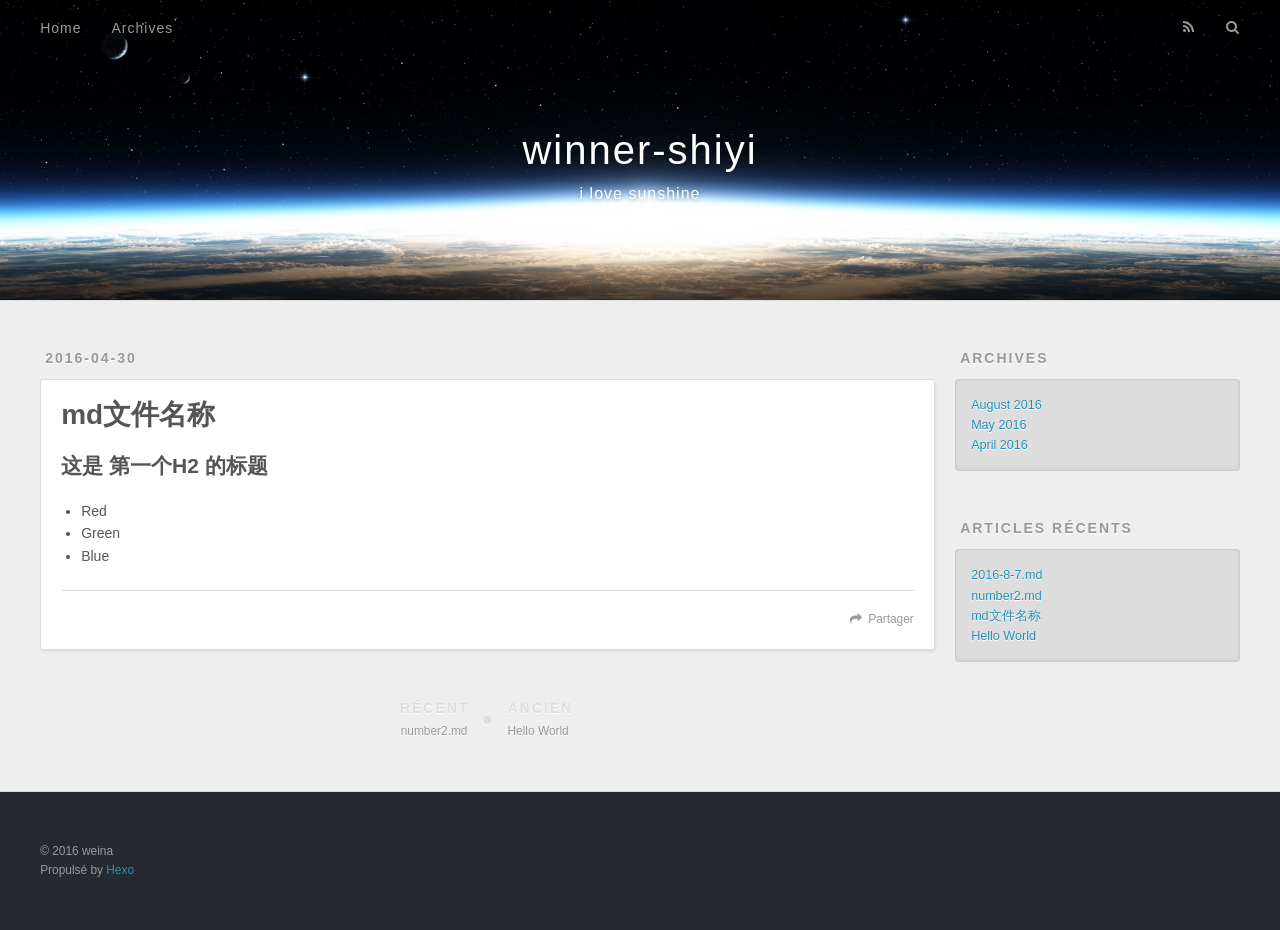
<file: 2016/04/30/md文件名称/index.html>
<!DOCTYPE html>
<html>
<head>
  <meta charset="utf-8">
  
  <title>md文件名称 | winner-shiyi</title>
  <meta name="viewport" content="width=device-width, initial-scale=1, maximum-scale=1">
  <meta name="description" content="这是 第一个H2 的标题
Red
Green
Blue">
<meta property="og:type" content="article">
<meta property="og:title" content="md文件名称">
<meta property="og:url" content="http://yoursite.com/2016/04/30/md文件名称/index.html">
<meta property="og:site_name" content="winner-shiyi">
<meta property="og:description" content="这是 第一个H2 的标题
Red
Green
Blue">
<meta property="og:updated_time" content="2016-04-30T15:33:00.518Z">
<meta name="twitter:card" content="summary">
<meta name="twitter:title" content="md文件名称">
<meta name="twitter:description" content="这是 第一个H2 的标题
Red
Green
Blue">
  
    <link rel="alternate" href="/atom.xml" title="winner-shiyi" type="application/atom+xml">
  
  
    <link rel="icon" href="/favicon.png">
  
  
    <link href="//fonts.googleapis.com/css?family=Source+Code+Pro" rel="stylesheet" type="text/css">
  
  <link rel="stylesheet" href="/css/style.css">
  

</head>

<body>
  <div id="container">
    <div id="wrap">
      <header id="header">
  <div id="banner"></div>
  <div id="header-outer" class="outer">
    <div id="header-title" class="inner">
      <h1 id="logo-wrap">
        <a href="/" id="logo">winner-shiyi</a>
      </h1>
      
        <h2 id="subtitle-wrap">
          <a href="/" id="subtitle">i love sunshine</a>
        </h2>
      
    </div>
    <div id="header-inner" class="inner">
      <nav id="main-nav">
        <a id="main-nav-toggle" class="nav-icon"></a>
        
          <a class="main-nav-link" href="/">Home</a>
        
          <a class="main-nav-link" href="/archives">Archives</a>
        
      </nav>
      <nav id="sub-nav">
        
          <a id="nav-rss-link" class="nav-icon" href="/atom.xml" title="Flux RSS"></a>
        
        <a id="nav-search-btn" class="nav-icon" title="Rechercher"></a>
      </nav>
      <div id="search-form-wrap">
        <form action="//google.com/search" method="get" accept-charset="UTF-8" class="search-form"><input type="search" name="q" results="0" class="search-form-input" placeholder="Search"><button type="submit" class="search-form-submit">&#xF002;</button><input type="hidden" name="sitesearch" value="http://yoursite.com"></form>
      </div>
    </div>
  </div>
</header>
      <div class="outer">
        <section id="main"><article id="post-md文件名称" class="article article-type-post" itemscope itemprop="blogPost">
  <div class="article-meta">
    <a href="/2016/04/30/md文件名称/" class="article-date">
  <time datetime="2016-04-30T15:19:18.000Z" itemprop="datePublished">2016-04-30</time>
</a>
    
  </div>
  <div class="article-inner">
    
    
      <header class="article-header">
        
  
    <h1 class="article-title" itemprop="name">
      md文件名称
    </h1>
  

      </header>
    
    <div class="article-entry" itemprop="articleBody">
      
        <h2 id="这是-第一个H2-的标题"><a href="#这是-第一个H2-的标题" class="headerlink" title="这是 第一个H2 的标题"></a>这是 第一个H2 的标题</h2><ul>
<li>Red</li>
<li>Green</li>
<li>Blue</li>
</ul>

      
    </div>
    <footer class="article-footer">
      <a data-url="http://yoursite.com/2016/04/30/md文件名称/" data-id="cirk2fbvx0003pclcaa5gxhs5" class="article-share-link">Partager</a>
      
      
    </footer>
  </div>
  
    
<nav id="article-nav">
  
    <a href="/2016/05/01/number2-md/" id="article-nav-newer" class="article-nav-link-wrap">
      <strong class="article-nav-caption">Récent</strong>
      <div class="article-nav-title">
        
          number2.md
        
      </div>
    </a>
  
  
    <a href="/2016/04/30/hello-world/" id="article-nav-older" class="article-nav-link-wrap">
      <strong class="article-nav-caption">Ancien</strong>
      <div class="article-nav-title">Hello World</div>
    </a>
  
</nav>

  
</article>

</section>
        
          <aside id="sidebar">
  
    

  
    

  
    
  
    
  <div class="widget-wrap">
    <h3 class="widget-title">Archives</h3>
    <div class="widget">
      <ul class="archive-list"><li class="archive-list-item"><a class="archive-list-link" href="/archives/2016/08/">August 2016</a></li><li class="archive-list-item"><a class="archive-list-link" href="/archives/2016/05/">May 2016</a></li><li class="archive-list-item"><a class="archive-list-link" href="/archives/2016/04/">April 2016</a></li></ul>
    </div>
  </div>


  
    
  <div class="widget-wrap">
    <h3 class="widget-title">Articles récents</h3>
    <div class="widget">
      <ul>
        
          <li>
            <a href="/2016/08/07/2016-8-7-md/">2016-8-7.md</a>
          </li>
        
          <li>
            <a href="/2016/05/01/number2-md/">number2.md</a>
          </li>
        
          <li>
            <a href="/2016/04/30/md文件名称/">md文件名称</a>
          </li>
        
          <li>
            <a href="/2016/04/30/hello-world/">Hello World</a>
          </li>
        
      </ul>
    </div>
  </div>

  
</aside>
        
      </div>
      <footer id="footer">
  
  <div class="outer">
    <div id="footer-info" class="inner">
      &copy; 2016 weina<br>
      Propulsé by <a href="http://hexo.io/" target="_blank">Hexo</a>
    </div>
  </div>
</footer>
    </div>
    <nav id="mobile-nav">
  
    <a href="/" class="mobile-nav-link">Home</a>
  
    <a href="/archives" class="mobile-nav-link">Archives</a>
  
</nav>
    

<script src="//ajax.googleapis.com/ajax/libs/jquery/2.0.3/jquery.min.js"></script>


  <link rel="stylesheet" href="/fancybox/jquery.fancybox.css">
  <script src="/fancybox/jquery.fancybox.pack.js"></script>


<script src="/js/script.js"></script>

  </div>
</body>
</html>
</file>
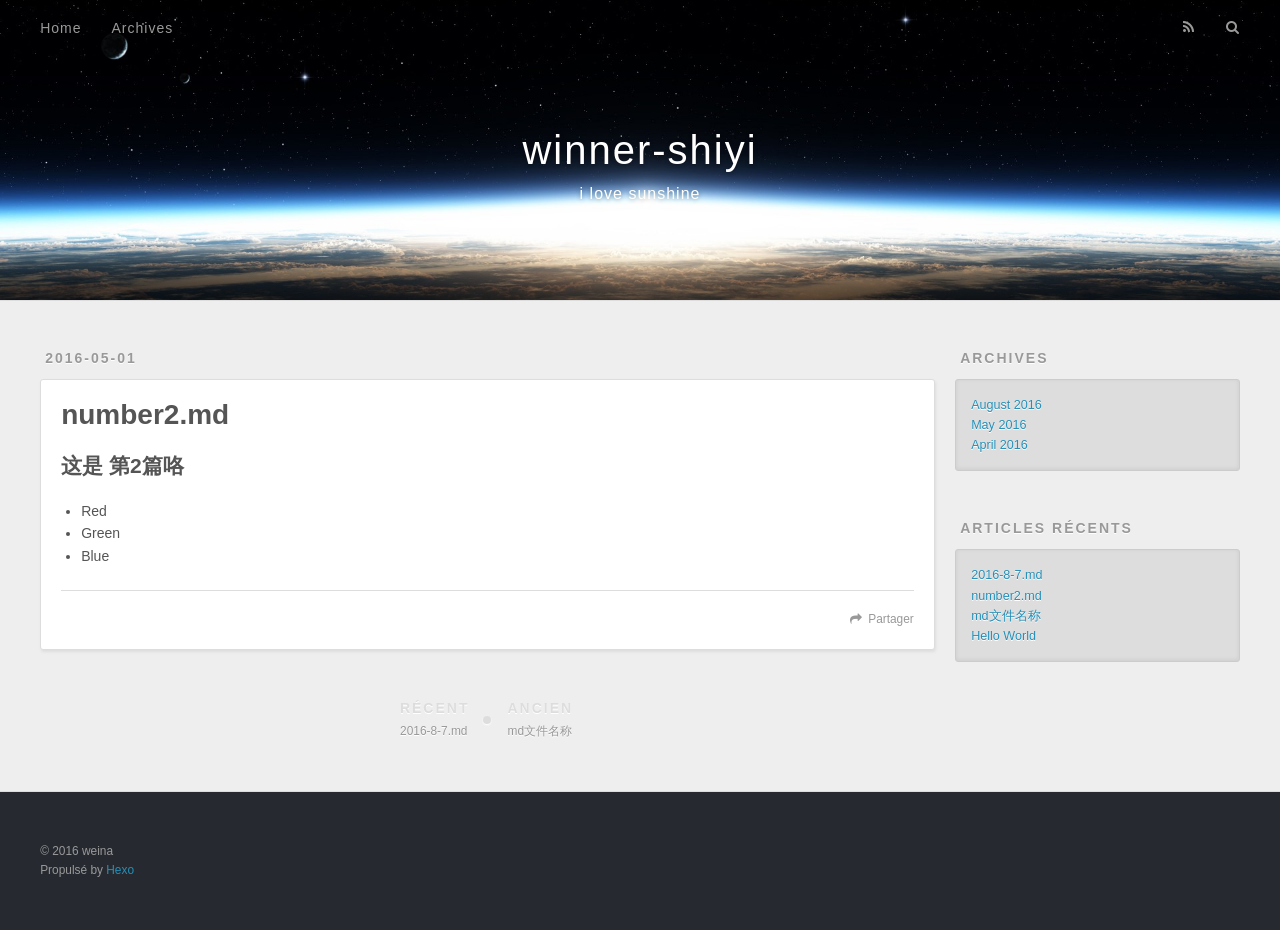
<file: 2016/05/01/number2-md/index.html>
<!DOCTYPE html>
<html>
<head>
  <meta charset="utf-8">
  
  <title>number2.md | winner-shiyi</title>
  <meta name="viewport" content="width=device-width, initial-scale=1, maximum-scale=1">
  <meta name="description" content="这是 第2篇咯
Red
Green
Blue">
<meta property="og:type" content="article">
<meta property="og:title" content="number2.md">
<meta property="og:url" content="http://yoursite.com/2016/05/01/number2-md/index.html">
<meta property="og:site_name" content="winner-shiyi">
<meta property="og:description" content="这是 第2篇咯
Red
Green
Blue">
<meta property="og:updated_time" content="2016-04-30T16:06:47.048Z">
<meta name="twitter:card" content="summary">
<meta name="twitter:title" content="number2.md">
<meta name="twitter:description" content="这是 第2篇咯
Red
Green
Blue">
  
    <link rel="alternate" href="/atom.xml" title="winner-shiyi" type="application/atom+xml">
  
  
    <link rel="icon" href="/favicon.png">
  
  
    <link href="//fonts.googleapis.com/css?family=Source+Code+Pro" rel="stylesheet" type="text/css">
  
  <link rel="stylesheet" href="/css/style.css">
  

</head>

<body>
  <div id="container">
    <div id="wrap">
      <header id="header">
  <div id="banner"></div>
  <div id="header-outer" class="outer">
    <div id="header-title" class="inner">
      <h1 id="logo-wrap">
        <a href="/" id="logo">winner-shiyi</a>
      </h1>
      
        <h2 id="subtitle-wrap">
          <a href="/" id="subtitle">i love sunshine</a>
        </h2>
      
    </div>
    <div id="header-inner" class="inner">
      <nav id="main-nav">
        <a id="main-nav-toggle" class="nav-icon"></a>
        
          <a class="main-nav-link" href="/">Home</a>
        
          <a class="main-nav-link" href="/archives">Archives</a>
        
      </nav>
      <nav id="sub-nav">
        
          <a id="nav-rss-link" class="nav-icon" href="/atom.xml" title="Flux RSS"></a>
        
        <a id="nav-search-btn" class="nav-icon" title="Rechercher"></a>
      </nav>
      <div id="search-form-wrap">
        <form action="//google.com/search" method="get" accept-charset="UTF-8" class="search-form"><input type="search" name="q" results="0" class="search-form-input" placeholder="Search"><button type="submit" class="search-form-submit">&#xF002;</button><input type="hidden" name="sitesearch" value="http://yoursite.com"></form>
      </div>
    </div>
  </div>
</header>
      <div class="outer">
        <section id="main"><article id="post-number2-md" class="article article-type-post" itemscope itemprop="blogPost">
  <div class="article-meta">
    <a href="/2016/05/01/number2-md/" class="article-date">
  <time datetime="2016-04-30T16:04:37.000Z" itemprop="datePublished">2016-05-01</time>
</a>
    
  </div>
  <div class="article-inner">
    
    
      <header class="article-header">
        
  
    <h1 class="article-title" itemprop="name">
      number2.md
    </h1>
  

      </header>
    
    <div class="article-entry" itemprop="articleBody">
      
        <h2 id="这是-第2篇咯"><a href="#这是-第2篇咯" class="headerlink" title="这是 第2篇咯"></a>这是 第2篇咯</h2><ul>
<li>Red</li>
<li>Green</li>
<li>Blue</li>
</ul>

      
    </div>
    <footer class="article-footer">
      <a data-url="http://yoursite.com/2016/05/01/number2-md/" data-id="cirk2fbvu0002pclcv9rcnss4" class="article-share-link">Partager</a>
      
      
    </footer>
  </div>
  
    
<nav id="article-nav">
  
    <a href="/2016/08/07/2016-8-7-md/" id="article-nav-newer" class="article-nav-link-wrap">
      <strong class="article-nav-caption">Récent</strong>
      <div class="article-nav-title">
        
          2016-8-7.md
        
      </div>
    </a>
  
  
    <a href="/2016/04/30/md文件名称/" id="article-nav-older" class="article-nav-link-wrap">
      <strong class="article-nav-caption">Ancien</strong>
      <div class="article-nav-title">md文件名称</div>
    </a>
  
</nav>

  
</article>

</section>
        
          <aside id="sidebar">
  
    

  
    

  
    
  
    
  <div class="widget-wrap">
    <h3 class="widget-title">Archives</h3>
    <div class="widget">
      <ul class="archive-list"><li class="archive-list-item"><a class="archive-list-link" href="/archives/2016/08/">August 2016</a></li><li class="archive-list-item"><a class="archive-list-link" href="/archives/2016/05/">May 2016</a></li><li class="archive-list-item"><a class="archive-list-link" href="/archives/2016/04/">April 2016</a></li></ul>
    </div>
  </div>


  
    
  <div class="widget-wrap">
    <h3 class="widget-title">Articles récents</h3>
    <div class="widget">
      <ul>
        
          <li>
            <a href="/2016/08/07/2016-8-7-md/">2016-8-7.md</a>
          </li>
        
          <li>
            <a href="/2016/05/01/number2-md/">number2.md</a>
          </li>
        
          <li>
            <a href="/2016/04/30/md文件名称/">md文件名称</a>
          </li>
        
          <li>
            <a href="/2016/04/30/hello-world/">Hello World</a>
          </li>
        
      </ul>
    </div>
  </div>

  
</aside>
        
      </div>
      <footer id="footer">
  
  <div class="outer">
    <div id="footer-info" class="inner">
      &copy; 2016 weina<br>
      Propulsé by <a href="http://hexo.io/" target="_blank">Hexo</a>
    </div>
  </div>
</footer>
    </div>
    <nav id="mobile-nav">
  
    <a href="/" class="mobile-nav-link">Home</a>
  
    <a href="/archives" class="mobile-nav-link">Archives</a>
  
</nav>
    

<script src="//ajax.googleapis.com/ajax/libs/jquery/2.0.3/jquery.min.js"></script>


  <link rel="stylesheet" href="/fancybox/jquery.fancybox.css">
  <script src="/fancybox/jquery.fancybox.pack.js"></script>


<script src="/js/script.js"></script>

  </div>
</body>
</html>
</file>
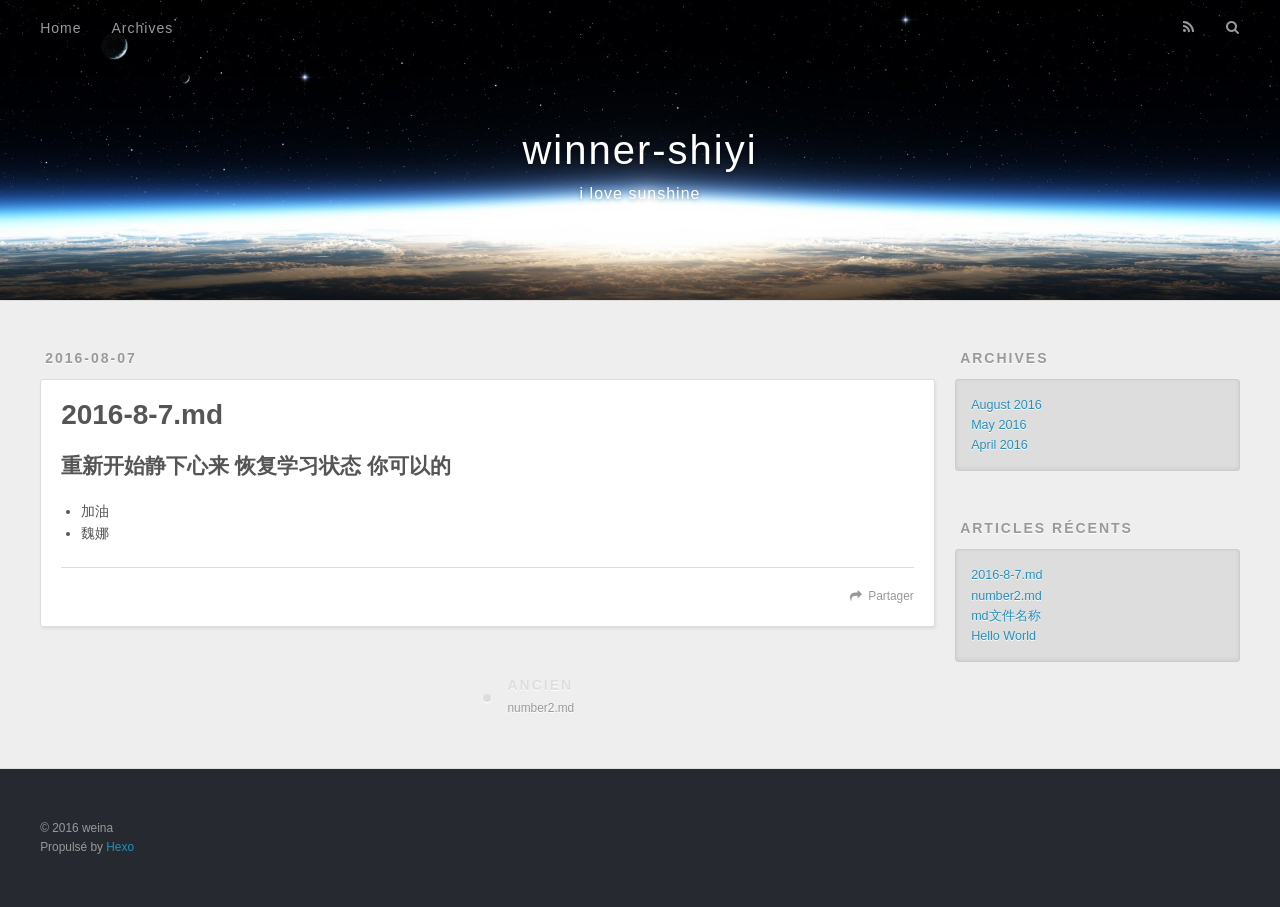
<file: 2016/08/07/2016-8-7-md/index.html>
<!DOCTYPE html>
<html>
<head>
  <meta charset="utf-8">
  
  <title>2016-8-7.md | winner-shiyi</title>
  <meta name="viewport" content="width=device-width, initial-scale=1, maximum-scale=1">
  <meta name="description" content="重新开始静下心来 恢复学习状态 你可以的
加油
魏娜">
<meta property="og:type" content="article">
<meta property="og:title" content="2016-8-7.md">
<meta property="og:url" content="http://yoursite.com/2016/08/07/2016-8-7-md/index.html">
<meta property="og:site_name" content="winner-shiyi">
<meta property="og:description" content="重新开始静下心来 恢复学习状态 你可以的
加油
魏娜">
<meta property="og:updated_time" content="2016-08-07T03:33:25.714Z">
<meta name="twitter:card" content="summary">
<meta name="twitter:title" content="2016-8-7.md">
<meta name="twitter:description" content="重新开始静下心来 恢复学习状态 你可以的
加油
魏娜">
  
    <link rel="alternate" href="/atom.xml" title="winner-shiyi" type="application/atom+xml">
  
  
    <link rel="icon" href="/favicon.png">
  
  
    <link href="//fonts.googleapis.com/css?family=Source+Code+Pro" rel="stylesheet" type="text/css">
  
  <link rel="stylesheet" href="/css/style.css">
  

</head>

<body>
  <div id="container">
    <div id="wrap">
      <header id="header">
  <div id="banner"></div>
  <div id="header-outer" class="outer">
    <div id="header-title" class="inner">
      <h1 id="logo-wrap">
        <a href="/" id="logo">winner-shiyi</a>
      </h1>
      
        <h2 id="subtitle-wrap">
          <a href="/" id="subtitle">i love sunshine</a>
        </h2>
      
    </div>
    <div id="header-inner" class="inner">
      <nav id="main-nav">
        <a id="main-nav-toggle" class="nav-icon"></a>
        
          <a class="main-nav-link" href="/">Home</a>
        
          <a class="main-nav-link" href="/archives">Archives</a>
        
      </nav>
      <nav id="sub-nav">
        
          <a id="nav-rss-link" class="nav-icon" href="/atom.xml" title="Flux RSS"></a>
        
        <a id="nav-search-btn" class="nav-icon" title="Rechercher"></a>
      </nav>
      <div id="search-form-wrap">
        <form action="//google.com/search" method="get" accept-charset="UTF-8" class="search-form"><input type="search" name="q" results="0" class="search-form-input" placeholder="Search"><button type="submit" class="search-form-submit">&#xF002;</button><input type="hidden" name="sitesearch" value="http://yoursite.com"></form>
      </div>
    </div>
  </div>
</header>
      <div class="outer">
        <section id="main"><article id="post-2016-8-7-md" class="article article-type-post" itemscope itemprop="blogPost">
  <div class="article-meta">
    <a href="/2016/08/07/2016-8-7-md/" class="article-date">
  <time datetime="2016-08-07T03:30:23.000Z" itemprop="datePublished">2016-08-07</time>
</a>
    
  </div>
  <div class="article-inner">
    
    
      <header class="article-header">
        
  
    <h1 class="article-title" itemprop="name">
      2016-8-7.md
    </h1>
  

      </header>
    
    <div class="article-entry" itemprop="articleBody">
      
        <h2 id="重新开始静下心来-恢复学习状态-你可以的"><a href="#重新开始静下心来-恢复学习状态-你可以的" class="headerlink" title="重新开始静下心来 恢复学习状态 你可以的"></a>重新开始静下心来 恢复学习状态 你可以的</h2><ul>
<li>加油</li>
<li>魏娜</li>
</ul>

      
    </div>
    <footer class="article-footer">
      <a data-url="http://yoursite.com/2016/08/07/2016-8-7-md/" data-id="cirk2fbvk0000pclch4ozy1qk" class="article-share-link">Partager</a>
      
      
    </footer>
  </div>
  
    
<nav id="article-nav">
  
  
    <a href="/2016/05/01/number2-md/" id="article-nav-older" class="article-nav-link-wrap">
      <strong class="article-nav-caption">Ancien</strong>
      <div class="article-nav-title">number2.md</div>
    </a>
  
</nav>

  
</article>

</section>
        
          <aside id="sidebar">
  
    

  
    

  
    
  
    
  <div class="widget-wrap">
    <h3 class="widget-title">Archives</h3>
    <div class="widget">
      <ul class="archive-list"><li class="archive-list-item"><a class="archive-list-link" href="/archives/2016/08/">August 2016</a></li><li class="archive-list-item"><a class="archive-list-link" href="/archives/2016/05/">May 2016</a></li><li class="archive-list-item"><a class="archive-list-link" href="/archives/2016/04/">April 2016</a></li></ul>
    </div>
  </div>


  
    
  <div class="widget-wrap">
    <h3 class="widget-title">Articles récents</h3>
    <div class="widget">
      <ul>
        
          <li>
            <a href="/2016/08/07/2016-8-7-md/">2016-8-7.md</a>
          </li>
        
          <li>
            <a href="/2016/05/01/number2-md/">number2.md</a>
          </li>
        
          <li>
            <a href="/2016/04/30/md文件名称/">md文件名称</a>
          </li>
        
          <li>
            <a href="/2016/04/30/hello-world/">Hello World</a>
          </li>
        
      </ul>
    </div>
  </div>

  
</aside>
        
      </div>
      <footer id="footer">
  
  <div class="outer">
    <div id="footer-info" class="inner">
      &copy; 2016 weina<br>
      Propulsé by <a href="http://hexo.io/" target="_blank">Hexo</a>
    </div>
  </div>
</footer>
    </div>
    <nav id="mobile-nav">
  
    <a href="/" class="mobile-nav-link">Home</a>
  
    <a href="/archives" class="mobile-nav-link">Archives</a>
  
</nav>
    

<script src="//ajax.googleapis.com/ajax/libs/jquery/2.0.3/jquery.min.js"></script>


  <link rel="stylesheet" href="/fancybox/jquery.fancybox.css">
  <script src="/fancybox/jquery.fancybox.pack.js"></script>


<script src="/js/script.js"></script>

  </div>
</body>
</html>
</file>
<file: css/style.css>
body {
  width: 100%;
}
body:before,
body:after {
  content: "";
  display: table;
}
body:after {
  clear: both;
}
html,
body,
div,
span,
applet,
object,
iframe,
h1,
h2,
h3,
h4,
h5,
h6,
p,
blockquote,
pre,
a,
abbr,
acronym,
address,
big,
cite,
code,
del,
dfn,
em,
img,
ins,
kbd,
q,
s,
samp,
small,
strike,
strong,
sub,
sup,
tt,
var,
dl,
dt,
dd,
ol,
ul,
li,
fieldset,
form,
label,
legend,
table,
caption,
tbody,
tfoot,
thead,
tr,
th,
td {
  margin: 0;
  padding: 0;
  border: 0;
  outline: 0;
  font-weight: inherit;
  font-style: inherit;
  font-family: inherit;
  font-size: 100%;
  vertical-align: baseline;
}
body {
  line-height: 1;
  color: #000;
  background: #fff;
}
ol,
ul {
  list-style: none;
}
table {
  border-collapse: separate;
  border-spacing: 0;
  vertical-align: middle;
}
caption,
th,
td {
  text-align: left;
  font-weight: normal;
  vertical-align: middle;
}
a img {
  border: none;
}
input,
button {
  margin: 0;
  padding: 0;
}
input::-moz-focus-inner,
button::-moz-focus-inner {
  border: 0;
  padding: 0;
}
@font-face {
  font-family: FontAwesome;
  font-style: normal;
  font-weight: normal;
  src: url("fonts/fontawesome-webfont.eot?v=#4.0.3");
  src: url("fonts/fontawesome-webfont.eot?#iefix&v=#4.0.3") format("embedded-opentype"), url("fonts/fontawesome-webfont.woff?v=#4.0.3") format("woff"), url("fonts/fontawesome-webfont.ttf?v=#4.0.3") format("truetype"), url("fonts/fontawesome-webfont.svg#fontawesomeregular?v=#4.0.3") format("svg");
}
html,
body,
#container {
  height: 100%;
}
body {
  background: #eee;
  font: 14px "Helvetica Neue", Helvetica, Arial, sans-serif;
  -webkit-text-size-adjust: 100%;
}
.outer {
  max-width: 1220px;
  margin: 0 auto;
  padding: 0 20px;
}
.outer:before,
.outer:after {
  content: "";
  display: table;
}
.outer:after {
  clear: both;
}
.inner {
  display: inline;
  float: left;
  width: 98.33333333333333%;
  margin: 0 0.833333333333333%;
}
.left,
.alignleft {
  float: left;
}
.right,
.alignright {
  float: right;
}
.clear {
  clear: both;
}
#container {
  position: relative;
}
.mobile-nav-on {
  overflow: hidden;
}
#wrap {
  height: 100%;
  width: 100%;
  position: absolute;
  top: 0;
  left: 0;
  -webkit-transition: 0.2s ease-out;
  -moz-transition: 0.2s ease-out;
  -ms-transition: 0.2s ease-out;
  transition: 0.2s ease-out;
  z-index: 1;
  background: #eee;
}
.mobile-nav-on #wrap {
  left: 280px;
}
@media screen and (min-width: 768px) {
  #main {
    display: inline;
    float: left;
    width: 73.33333333333333%;
    margin: 0 0.833333333333333%;
  }
}
.article-date,
.article-category-link,
.archive-year,
.widget-title {
  text-decoration: none;
  text-transform: uppercase;
  letter-spacing: 2px;
  color: #999;
  margin-bottom: 1em;
  margin-left: 5px;
  line-height: 1em;
  text-shadow: 0 1px #fff;
  font-weight: bold;
}
.article-inner,
.archive-article-inner {
  background: #fff;
  -webkit-box-shadow: 1px 2px 3px #ddd;
  box-shadow: 1px 2px 3px #ddd;
  border: 1px solid #ddd;
  -webkit-border-radius: 3px;
  border-radius: 3px;
}
.article-entry h1,
.widget h1 {
  font-size: 2em;
}
.article-entry h2,
.widget h2 {
  font-size: 1.5em;
}
.article-entry h3,
.widget h3 {
  font-size: 1.3em;
}
.article-entry h4,
.widget h4 {
  font-size: 1.2em;
}
.article-entry h5,
.widget h5 {
  font-size: 1em;
}
.article-entry h6,
.widget h6 {
  font-size: 1em;
  color: #999;
}
.article-entry hr,
.widget hr {
  border: 1px dashed #ddd;
}
.article-entry strong,
.widget strong {
  font-weight: bold;
}
.article-entry em,
.widget em,
.article-entry cite,
.widget cite {
  font-style: italic;
}
.article-entry sup,
.widget sup,
.article-entry sub,
.widget sub {
  font-size: 0.75em;
  line-height: 0;
  position: relative;
  vertical-align: baseline;
}
.article-entry sup,
.widget sup {
  top: -0.5em;
}
.article-entry sub,
.widget sub {
  bottom: -0.2em;
}
.article-entry small,
.widget small {
  font-size: 0.85em;
}
.article-entry acronym,
.widget acronym,
.article-entry abbr,
.widget abbr {
  border-bottom: 1px dotted;
}
.article-entry ul,
.widget ul,
.article-entry ol,
.widget ol,
.article-entry dl,
.widget dl {
  margin: 0 20px;
  line-height: 1.6em;
}
.article-entry ul ul,
.widget ul ul,
.article-entry ol ul,
.widget ol ul,
.article-entry ul ol,
.widget ul ol,
.article-entry ol ol,
.widget ol ol {
  margin-top: 0;
  margin-bottom: 0;
}
.article-entry ul,
.widget ul {
  list-style: disc;
}
.article-entry ol,
.widget ol {
  list-style: decimal;
}
.article-entry dt,
.widget dt {
  font-weight: bold;
}
#header {
  height: 300px;
  position: relative;
  border-bottom: 1px solid #ddd;
}
#header:before,
#header:after {
  content: "";
  position: absolute;
  left: 0;
  right: 0;
  height: 40px;
}
#header:before {
  top: 0;
  background: -webkit-linear-gradient(rgba(0,0,0,0.2), transparent);
  background: -moz-linear-gradient(rgba(0,0,0,0.2), transparent);
  background: -ms-linear-gradient(rgba(0,0,0,0.2), transparent);
  background: linear-gradient(rgba(0,0,0,0.2), transparent);
}
#header:after {
  bottom: 0;
  background: -webkit-linear-gradient(transparent, rgba(0,0,0,0.2));
  background: -moz-linear-gradient(transparent, rgba(0,0,0,0.2));
  background: -ms-linear-gradient(transparent, rgba(0,0,0,0.2));
  background: linear-gradient(transparent, rgba(0,0,0,0.2));
}
#header-outer {
  height: 100%;
  position: relative;
}
#header-inner {
  position: relative;
  overflow: hidden;
}
#banner {
  position: absolute;
  top: 0;
  left: 0;
  width: 100%;
  height: 100%;
  background: url("images/banner.jpg") center #000;
  -webkit-background-size: cover;
  -moz-background-size: cover;
  background-size: cover;
  z-index: -1;
}
#header-title {
  text-align: center;
  height: 40px;
  position: absolute;
  top: 50%;
  left: 0;
  margin-top: -20px;
}
#logo,
#subtitle {
  text-decoration: none;
  color: #fff;
  font-weight: 300;
  text-shadow: 0 1px 4px rgba(0,0,0,0.3);
}
#logo {
  font-size: 40px;
  line-height: 40px;
  letter-spacing: 2px;
}
#subtitle {
  font-size: 16px;
  line-height: 16px;
  letter-spacing: 1px;
}
#subtitle-wrap {
  margin-top: 16px;
}
#main-nav {
  float: left;
  margin-left: -15px;
}
.nav-icon,
.main-nav-link {
  float: left;
  color: #fff;
  opacity: 0.6;
  text-decoration: none;
  text-shadow: 0 1px rgba(0,0,0,0.2);
  -webkit-transition: opacity 0.2s;
  -moz-transition: opacity 0.2s;
  -ms-transition: opacity 0.2s;
  transition: opacity 0.2s;
  display: block;
  padding: 20px 15px;
}
.nav-icon:hover,
.main-nav-link:hover {
  opacity: 1;
}
.nav-icon {
  font-family: FontAwesome;
  text-align: center;
  font-size: 14px;
  width: 14px;
  height: 14px;
  padding: 20px 15px;
  position: relative;
  cursor: pointer;
}
.main-nav-link {
  font-weight: 300;
  letter-spacing: 1px;
}
@media screen and (max-width: 479px) {
  .main-nav-link {
    display: none;
  }
}
#main-nav-toggle {
  display: none;
}
#main-nav-toggle:before {
  content: "\f0c9";
}
@media screen and (max-width: 479px) {
  #main-nav-toggle {
    display: block;
  }
}
#sub-nav {
  float: right;
  margin-right: -15px;
}
#nav-rss-link:before {
  content: "\f09e";
}
#nav-search-btn:before {
  content: "\f002";
}
#search-form-wrap {
  position: absolute;
  top: 15px;
  width: 150px;
  height: 30px;
  right: -150px;
  opacity: 0;
  -webkit-transition: 0.2s ease-out;
  -moz-transition: 0.2s ease-out;
  -ms-transition: 0.2s ease-out;
  transition: 0.2s ease-out;
}
#search-form-wrap.on {
  opacity: 1;
  right: 0;
}
@media screen and (max-width: 479px) {
  #search-form-wrap {
    width: 100%;
    right: -100%;
  }
}
.search-form {
  position: absolute;
  top: 0;
  left: 0;
  right: 0;
  background: #fff;
  padding: 5px 15px;
  -webkit-border-radius: 15px;
  border-radius: 15px;
  -webkit-box-shadow: 0 0 10px rgba(0,0,0,0.3);
  box-shadow: 0 0 10px rgba(0,0,0,0.3);
}
.search-form-input {
  border: none;
  background: none;
  color: #555;
  width: 100%;
  font: 13px "Helvetica Neue", Helvetica, Arial, sans-serif;
  outline: none;
}
.search-form-input::-webkit-search-results-decoration,
.search-form-input::-webkit-search-cancel-button {
  -webkit-appearance: none;
}
.search-form-submit {
  position: absolute;
  top: 50%;
  right: 10px;
  margin-top: -7px;
  font: 13px FontAwesome;
  border: none;
  background: none;
  color: #bbb;
  cursor: pointer;
}
.search-form-submit:hover,
.search-form-submit:focus {
  color: #777;
}
.article {
  margin: 50px 0;
}
.article-inner {
  overflow: hidden;
}
.article-meta:before,
.article-meta:after {
  content: "";
  display: table;
}
.article-meta:after {
  clear: both;
}
.article-date {
  float: left;
}
.article-category {
  float: left;
  line-height: 1em;
  color: #ccc;
  text-shadow: 0 1px #fff;
  margin-left: 8px;
}
.article-category:before {
  content: "\2022";
}
.article-category-link {
  margin: 0 12px 1em;
}
.article-header {
  padding: 20px 20px 0;
}
.article-title {
  text-decoration: none;
  font-size: 2em;
  font-weight: bold;
  color: #555;
  line-height: 1.1em;
  -webkit-transition: color 0.2s;
  -moz-transition: color 0.2s;
  -ms-transition: color 0.2s;
  transition: color 0.2s;
}
a.article-title:hover {
  color: #258fb8;
}
.article-entry {
  color: #555;
  padding: 0 20px;
}
.article-entry:before,
.article-entry:after {
  content: "";
  display: table;
}
.article-entry:after {
  clear: both;
}
.article-entry p,
.article-entry table {
  line-height: 1.6em;
  margin: 1.6em 0;
}
.article-entry h1,
.article-entry h2,
.article-entry h3,
.article-entry h4,
.article-entry h5,
.article-entry h6 {
  font-weight: bold;
}
.article-entry h1,
.article-entry h2,
.article-entry h3,
.article-entry h4,
.article-entry h5,
.article-entry h6 {
  line-height: 1.1em;
  margin: 1.1em 0;
}
.article-entry a {
  color: #258fb8;
  text-decoration: none;
}
.article-entry a:hover {
  text-decoration: underline;
}
.article-entry ul,
.article-entry ol,
.article-entry dl {
  margin-top: 1.6em;
  margin-bottom: 1.6em;
}
.article-entry img,
.article-entry video {
  max-width: 100%;
  height: auto;
  display: block;
  margin: auto;
}
.article-entry iframe {
  border: none;
}
.article-entry table {
  width: 100%;
  border-collapse: collapse;
  border-spacing: 0;
}
.article-entry th {
  font-weight: bold;
  border-bottom: 3px solid #ddd;
  padding-bottom: 0.5em;
}
.article-entry td {
  border-bottom: 1px solid #ddd;
  padding: 10px 0;
}
.article-entry blockquote {
  font-family: Georgia, "Times New Roman", serif;
  font-size: 1.4em;
  margin: 1.6em 20px;
  text-align: center;
}
.article-entry blockquote footer {
  font-size: 14px;
  margin: 1.6em 0;
  font-family: "Helvetica Neue", Helvetica, Arial, sans-serif;
}
.article-entry blockquote footer cite:before {
  content: "—";
  padding: 0 0.5em;
}
.article-entry .pullquote {
  text-align: left;
  width: 45%;
  margin: 0;
}
.article-entry .pullquote.left {
  margin-left: 0.5em;
  margin-right: 1em;
}
.article-entry .pullquote.right {
  margin-right: 0.5em;
  margin-left: 1em;
}
.article-entry .caption {
  color: #999;
  display: block;
  font-size: 0.9em;
  margin-top: 0.5em;
  position: relative;
  text-align: center;
}
.article-entry .video-container {
  position: relative;
  padding-top: 56.25%;
  height: 0;
  overflow: hidden;
}
.article-entry .video-container iframe,
.article-entry .video-container object,
.article-entry .video-container embed {
  position: absolute;
  top: 0;
  left: 0;
  width: 100%;
  height: 100%;
  margin-top: 0;
}
.article-more-link a {
  display: inline-block;
  line-height: 1em;
  padding: 6px 15px;
  -webkit-border-radius: 15px;
  border-radius: 15px;
  background: #eee;
  color: #999;
  text-shadow: 0 1px #fff;
  text-decoration: none;
}
.article-more-link a:hover {
  background: #258fb8;
  color: #fff;
  text-decoration: none;
  text-shadow: 0 1px #1e7293;
}
.article-footer {
  font-size: 0.85em;
  line-height: 1.6em;
  border-top: 1px solid #ddd;
  padding-top: 1.6em;
  margin: 0 20px 20px;
}
.article-footer:before,
.article-footer:after {
  content: "";
  display: table;
}
.article-footer:after {
  clear: both;
}
.article-footer a {
  color: #999;
  text-decoration: none;
}
.article-footer a:hover {
  color: #555;
}
.article-tag-list-item {
  float: left;
  margin-right: 10px;
}
.article-tag-list-link:before {
  content: "#";
}
.article-comment-link {
  float: right;
}
.article-comment-link:before {
  content: "\f075";
  font-family: FontAwesome;
  padding-right: 8px;
}
.article-share-link {
  cursor: pointer;
  float: right;
  margin-left: 20px;
}
.article-share-link:before {
  content: "\f064";
  font-family: FontAwesome;
  padding-right: 6px;
}
#article-nav {
  position: relative;
}
#article-nav:before,
#article-nav:after {
  content: "";
  display: table;
}
#article-nav:after {
  clear: both;
}
@media screen and (min-width: 768px) {
  #article-nav {
    margin: 50px 0;
  }
  #article-nav:before {
    width: 8px;
    height: 8px;
    position: absolute;
    top: 50%;
    left: 50%;
    margin-top: -4px;
    margin-left: -4px;
    content: "";
    -webkit-border-radius: 50%;
    border-radius: 50%;
    background: #ddd;
    -webkit-box-shadow: 0 1px 2px #fff;
    box-shadow: 0 1px 2px #fff;
  }
}
.article-nav-link-wrap {
  text-decoration: none;
  text-shadow: 0 1px #fff;
  color: #999;
  -webkit-box-sizing: border-box;
  -moz-box-sizing: border-box;
  box-sizing: border-box;
  margin-top: 50px;
  text-align: center;
  display: block;
}
.article-nav-link-wrap:hover {
  color: #555;
}
@media screen and (min-width: 768px) {
  .article-nav-link-wrap {
    width: 50%;
    margin-top: 0;
  }
}
@media screen and (min-width: 768px) {
  #article-nav-newer {
    float: left;
    text-align: right;
    padding-right: 20px;
  }
}
@media screen and (min-width: 768px) {
  #article-nav-older {
    float: right;
    text-align: left;
    padding-left: 20px;
  }
}
.article-nav-caption {
  text-transform: uppercase;
  letter-spacing: 2px;
  color: #ddd;
  line-height: 1em;
  font-weight: bold;
}
#article-nav-newer .article-nav-caption {
  margin-right: -2px;
}
.article-nav-title {
  font-size: 0.85em;
  line-height: 1.6em;
  margin-top: 0.5em;
}
.article-share-box {
  position: absolute;
  display: none;
  background: #fff;
  -webkit-box-shadow: 1px 2px 10px rgba(0,0,0,0.2);
  box-shadow: 1px 2px 10px rgba(0,0,0,0.2);
  -webkit-border-radius: 3px;
  border-radius: 3px;
  margin-left: -145px;
  overflow: hidden;
  z-index: 1;
}
.article-share-box.on {
  display: block;
}
.article-share-input {
  width: 100%;
  background: none;
  -webkit-box-sizing: border-box;
  -moz-box-sizing: border-box;
  box-sizing: border-box;
  font: 14px "Helvetica Neue", Helvetica, Arial, sans-serif;
  padding: 0 15px;
  color: #555;
  outline: none;
  border: 1px solid #ddd;
  -webkit-border-radius: 3px 3px 0 0;
  border-radius: 3px 3px 0 0;
  height: 36px;
  line-height: 36px;
}
.article-share-links {
  background: #eee;
}
.article-share-links:before,
.article-share-links:after {
  content: "";
  display: table;
}
.article-share-links:after {
  clear: both;
}
.article-share-twitter,
.article-share-facebook,
.article-share-pinterest,
.article-share-google {
  width: 50px;
  height: 36px;
  display: block;
  float: left;
  position: relative;
  color: #999;
  text-shadow: 0 1px #fff;
}
.article-share-twitter:before,
.article-share-facebook:before,
.article-share-pinterest:before,
.article-share-google:before {
  font-size: 20px;
  font-family: FontAwesome;
  width: 20px;
  height: 20px;
  position: absolute;
  top: 50%;
  left: 50%;
  margin-top: -10px;
  margin-left: -10px;
  text-align: center;
}
.article-share-twitter:hover,
.article-share-facebook:hover,
.article-share-pinterest:hover,
.article-share-google:hover {
  color: #fff;
}
.article-share-twitter:before {
  content: "\f099";
}
.article-share-twitter:hover {
  background: #00aced;
  text-shadow: 0 1px #008abe;
}
.article-share-facebook:before {
  content: "\f09a";
}
.article-share-facebook:hover {
  background: #3b5998;
  text-shadow: 0 1px #2f477a;
}
.article-share-pinterest:before {
  content: "\f0d2";
}
.article-share-pinterest:hover {
  background: #cb2027;
  text-shadow: 0 1px #a21a1f;
}
.article-share-google:before {
  content: "\f0d5";
}
.article-share-google:hover {
  background: #dd4b39;
  text-shadow: 0 1px #be3221;
}
.article-gallery {
  background: #000;
  position: relative;
}
.article-gallery-photos {
  position: relative;
  overflow: hidden;
}
.article-gallery-img {
  display: none;
  max-width: 100%;
}
.article-gallery-img:first-child {
  display: block;
}
.article-gallery-img.loaded {
  position: absolute;
  display: block;
}
.article-gallery-img img {
  display: block;
  max-width: 100%;
  margin: 0 auto;
}
#comments {
  background: #fff;
  -webkit-box-shadow: 1px 2px 3px #ddd;
  box-shadow: 1px 2px 3px #ddd;
  padding: 20px;
  border: 1px solid #ddd;
  -webkit-border-radius: 3px;
  border-radius: 3px;
  margin: 50px 0;
}
#comments a {
  color: #258fb8;
}
.archives-wrap {
  margin: 50px 0;
}
.archives:before,
.archives:after {
  content: "";
  display: table;
}
.archives:after {
  clear: both;
}
.archive-year-wrap {
  margin-bottom: 1em;
}
.archives {
  -webkit-column-gap: 10px;
  -moz-column-gap: 10px;
  column-gap: 10px;
}
@media screen and (min-width: 480px) and (max-width: 767px) {
  .archives {
    -webkit-column-count: 2;
    -moz-column-count: 2;
    column-count: 2;
  }
}
@media screen and (min-width: 768px) {
  .archives {
    -webkit-column-count: 3;
    -moz-column-count: 3;
    column-count: 3;
  }
}
.archive-article {
  -webkit-column-break-inside: avoid;
  page-break-inside: avoid;
  overflow: hidden;
  break-inside: avoid-column;
}
.archive-article-inner {
  padding: 10px;
  margin-bottom: 15px;
}
.archive-article-title {
  text-decoration: none;
  font-weight: bold;
  color: #555;
  -webkit-transition: color 0.2s;
  -moz-transition: color 0.2s;
  -ms-transition: color 0.2s;
  transition: color 0.2s;
  line-height: 1.6em;
}
.archive-article-title:hover {
  color: #258fb8;
}
.archive-article-footer {
  margin-top: 1em;
}
.archive-article-date {
  color: #999;
  text-decoration: none;
  font-size: 0.85em;
  line-height: 1em;
  margin-bottom: 0.5em;
  display: block;
}
#page-nav {
  margin: 50px auto;
  background: #fff;
  -webkit-box-shadow: 1px 2px 3px #ddd;
  box-shadow: 1px 2px 3px #ddd;
  border: 1px solid #ddd;
  -webkit-border-radius: 3px;
  border-radius: 3px;
  text-align: center;
  color: #999;
  overflow: hidden;
}
#page-nav:before,
#page-nav:after {
  content: "";
  display: table;
}
#page-nav:after {
  clear: both;
}
#page-nav a,
#page-nav span {
  padding: 10px 20px;
  line-height: 1;
  height: 2ex;
}
#page-nav a {
  color: #999;
  text-decoration: none;
}
#page-nav a:hover {
  background: #999;
  color: #fff;
}
#page-nav .prev {
  float: left;
}
#page-nav .next {
  float: right;
}
#page-nav .page-number {
  display: inline-block;
}
@media screen and (max-width: 479px) {
  #page-nav .page-number {
    display: none;
  }
}
#page-nav .current {
  color: #555;
  font-weight: bold;
}
#page-nav .space {
  color: #ddd;
}
#footer {
  background: #262a30;
  padding: 50px 0;
  border-top: 1px solid #ddd;
  color: #999;
}
#footer a {
  color: #258fb8;
  text-decoration: none;
}
#footer a:hover {
  text-decoration: underline;
}
#footer-info {
  line-height: 1.6em;
  font-size: 0.85em;
}
.article-entry pre,
.article-entry .highlight {
  background: #2d2d2d;
  margin: 0 -20px;
  padding: 15px 20px;
  border-style: solid;
  border-color: #ddd;
  border-width: 1px 0;
  overflow: auto;
  color: #ccc;
  line-height: 22.400000000000002px;
}
.article-entry .highlight .gutter pre,
.article-entry .gist .gist-file .gist-data .line-numbers {
  color: #666;
  font-size: 0.85em;
}
.article-entry pre,
.article-entry code {
  font-family: "Source Code Pro", Consolas, Monaco, Menlo, Consolas, monospace;
}
.article-entry code {
  background: #eee;
  text-shadow: 0 1px #fff;
  padding: 0 0.3em;
}
.article-entry pre code {
  background: none;
  text-shadow: none;
  padding: 0;
}
.article-entry .highlight pre {
  border: none;
  margin: 0;
  padding: 0;
}
.article-entry .highlight table {
  margin: 0;
  width: auto;
}
.article-entry .highlight td {
  border: none;
  padding: 0;
}
.article-entry .highlight figcaption {
  font-size: 0.85em;
  color: #999;
  line-height: 1em;
  margin-bottom: 1em;
}
.article-entry .highlight figcaption:before,
.article-entry .highlight figcaption:after {
  content: "";
  display: table;
}
.article-entry .highlight figcaption:after {
  clear: both;
}
.article-entry .highlight figcaption a {
  float: right;
}
.article-entry .highlight .gutter pre {
  text-align: right;
  padding-right: 20px;
}
.article-entry .highlight .line {
  height: 22.400000000000002px;
}
.article-entry .highlight .line.marked {
  background: #515151;
}
.article-entry .gist {
  margin: 0 -20px;
  border-style: solid;
  border-color: #ddd;
  border-width: 1px 0;
  background: #2d2d2d;
  padding: 15px 20px 15px 0;
}
.article-entry .gist .gist-file {
  border: none;
  font-family: "Source Code Pro", Consolas, Monaco, Menlo, Consolas, monospace;
  margin: 0;
}
.article-entry .gist .gist-file .gist-data {
  background: none;
  border: none;
}
.article-entry .gist .gist-file .gist-data .line-numbers {
  background: none;
  border: none;
  padding: 0 20px 0 0;
}
.article-entry .gist .gist-file .gist-data .line-data {
  padding: 0 !important;
}
.article-entry .gist .gist-file .highlight {
  margin: 0;
  padding: 0;
  border: none;
}
.article-entry .gist .gist-file .gist-meta {
  background: #2d2d2d;
  color: #999;
  font: 0.85em "Helvetica Neue", Helvetica, Arial, sans-serif;
  text-shadow: 0 0;
  padding: 0;
  margin-top: 1em;
  margin-left: 20px;
}
.article-entry .gist .gist-file .gist-meta a {
  color: #258fb8;
  font-weight: normal;
}
.article-entry .gist .gist-file .gist-meta a:hover {
  text-decoration: underline;
}
pre .comment,
pre .title {
  color: #999;
}
pre .variable,
pre .attribute,
pre .tag,
pre .regexp,
pre .ruby .constant,
pre .xml .tag .title,
pre .xml .pi,
pre .xml .doctype,
pre .html .doctype,
pre .css .id,
pre .css .class,
pre .css .pseudo {
  color: #f2777a;
}
pre .number,
pre .preprocessor,
pre .built_in,
pre .literal,
pre .params,
pre .constant {
  color: #f99157;
}
pre .class,
pre .ruby .class .title,
pre .css .rules .attribute {
  color: #9c9;
}
pre .string,
pre .value,
pre .inheritance,
pre .header,
pre .ruby .symbol,
pre .xml .cdata {
  color: #9c9;
}
pre .css .hexcolor {
  color: #6cc;
}
pre .function,
pre .python .decorator,
pre .python .title,
pre .ruby .function .title,
pre .ruby .title .keyword,
pre .perl .sub,
pre .javascript .title,
pre .coffeescript .title {
  color: #69c;
}
pre .keyword,
pre .javascript .function {
  color: #c9c;
}
@media screen and (max-width: 479px) {
  #mobile-nav {
    position: absolute;
    top: 0;
    left: 0;
    width: 280px;
    height: 100%;
    background: #191919;
    border-right: 1px solid #fff;
  }
}
@media screen and (max-width: 479px) {
  .mobile-nav-link {
    display: block;
    color: #999;
    text-decoration: none;
    padding: 15px 20px;
    font-weight: bold;
  }
  .mobile-nav-link:hover {
    color: #fff;
  }
}
@media screen and (min-width: 768px) {
  #sidebar {
    display: inline;
    float: left;
    width: 23.333333333333332%;
    margin: 0 0.833333333333333%;
  }
}
.widget-wrap {
  margin: 50px 0;
}
.widget {
  color: #777;
  text-shadow: 0 1px #fff;
  background: #ddd;
  -webkit-box-shadow: 0 -1px 4px #ccc inset;
  box-shadow: 0 -1px 4px #ccc inset;
  border: 1px solid #ccc;
  padding: 15px;
  -webkit-border-radius: 3px;
  border-radius: 3px;
}
.widget a {
  color: #258fb8;
  text-decoration: none;
}
.widget a:hover {
  text-decoration: underline;
}
.widget ul ul,
.widget ol ul,
.widget dl ul,
.widget ul ol,
.widget ol ol,
.widget dl ol,
.widget ul dl,
.widget ol dl,
.widget dl dl {
  margin-left: 15px;
  list-style: disc;
}
.widget {
  line-height: 1.6em;
  word-wrap: break-word;
  font-size: 0.9em;
}
.widget ul,
.widget ol {
  list-style: none;
  margin: 0;
}
.widget ul ul,
.widget ol ul,
.widget ul ol,
.widget ol ol {
  margin: 0 20px;
}
.widget ul ul,
.widget ol ul {
  list-style: disc;
}
.widget ul ol,
.widget ol ol {
  list-style: decimal;
}
.category-list-count,
.tag-list-count,
.archive-list-count {
  padding-left: 5px;
  color: #999;
  font-size: 0.85em;
}
.category-list-count:before,
.tag-list-count:before,
.archive-list-count:before {
  content: "(";
}
.category-list-count:after,
.tag-list-count:after,
.archive-list-count:after {
  content: ")";
}
.tagcloud a {
  margin-right: 5px;
  display: inline-block;
}
</file>
<file: css/main.css>
/* normalize.css v3.0.2 | MIT License | git.io/normalize */
html {
  font-family: sans-serif; /* 1 */
  -ms-text-size-adjust: 100%; /* 2 */
  -webkit-text-size-adjust: 100%; /* 2 */
}
body {
  margin: 0;
}
article,
aside,
details,
figcaption,
figure,
footer,
header,
hgroup,
main,
menu,
nav,
section,
summary {
  display: block;
}
audio,
canvas,
progress,
video {
  display: inline-block; /* 1 */
  vertical-align: baseline; /* 2 */
}
audio:not([controls]) {
  display: none;
  height: 0;
}
[hidden],
template {
  display: none;
}
a {
  background-color: transparent;
}
a:active,
a:hover {
  outline: 0;
}
abbr[title] {
  border-bottom: 1px dotted;
}
b,
strong {
  font-weight: bold;
}
dfn {
  font-style: italic;
}
h1 {
  font-size: 2em;
  margin: 0.67em 0;
}
mark {
  background: #ff0;
  color: #000;
}
small {
  font-size: 80%;
}
sub,
sup {
  font-size: 75%;
  line-height: 0;
  position: relative;
  vertical-align: baseline;
}
sup {
  top: -0.5em;
}
sub {
  bottom: -0.25em;
}
img {
  border: 0;
}
svg:not(:root) {
  overflow: hidden;
}
figure {
  margin: 1em 40px;
}
hr {
  -moz-box-sizing: content-box;
  box-sizing: content-box;
  height: 0;
}
pre {
  overflow: auto;
}
code,
kbd,
pre,
samp {
  font-family: monospace, monospace;
  font-size: 1em;
}
button,
input,
optgroup,
select,
textarea {
  color: inherit; /* 1 */
  font: inherit; /* 2 */
  margin: 0; /* 3 */
}
button {
  overflow: visible;
}
button,
select {
  text-transform: none;
}
button,
html input[type="button"],
input[type="reset"],
input[type="submit"] {
  -webkit-appearance: button; /* 2 */
  cursor: pointer; /* 3 */
}
button[disabled],
html input[disabled] {
  cursor: default;
}
button::-moz-focus-inner,
input::-moz-focus-inner {
  border: 0;
  padding: 0;
}
input {
  line-height: normal;
}
input[type="checkbox"],
input[type="radio"] {
  box-sizing: border-box; /* 1 */
  padding: 0; /* 2 */
}
input[type="number"]::-webkit-inner-spin-button,
input[type="number"]::-webkit-outer-spin-button {
  height: auto;
}
input[type="search"] {
  -webkit-appearance: textfield; /* 1 */
  -moz-box-sizing: content-box;
  -webkit-box-sizing: content-box; /* 2 */
  box-sizing: content-box;
}
input[type="search"]::-webkit-search-cancel-button,
input[type="search"]::-webkit-search-decoration {
  -webkit-appearance: none;
}
fieldset {
  border: 1px solid #c0c0c0;
  margin: 0 2px;
  padding: 0.35em 0.625em 0.75em;
}
legend {
  border: 0; /* 1 */
  padding: 0; /* 2 */
}
textarea {
  overflow: auto;
}
optgroup {
  font-weight: bold;
}
table {
  border-collapse: collapse;
  border-spacing: 0;
}
td,
th {
  padding: 0;
}
::selection {
  background: #262a30;
  color: #fff;
}
body {
  position: relative;
  font-family: 'Lato', "PingFang SC", "Microsoft YaHei", sans-serif;
  font-size: 14px;
  line-height: 2;
  color: #555;
  background: #fff;
}
@media (max-width: 767px) {
  body {
    padding-right: 0 !important;
  }
}
@media (min-width: 768px) and (max-width: 991px) {
  body {
    padding-right: 0 !important;
  }
}
@media (min-width: 1600px) {
  body {
    font-size: 16px;
  }
}
h1,
h2,
h3,
h4,
h5,
h6 {
  margin: 0;
  padding: 0;
  font-weight: bold;
  line-height: 1.5;
  font-family: 'Lato', "PingFang SC", "Microsoft YaHei", sans-serif;
}
h2,
h3,
h4,
h5,
h6 {
  margin: 20px 0 15px;
}
h1 {
  font-size: 22px;
}
@media (max-width: 767px) {
  h1 {
    font-size: 18px;
  }
}
h2 {
  font-size: 20px;
}
@media (max-width: 767px) {
  h2 {
    font-size: 16px;
  }
}
h3 {
  font-size: 18px;
}
@media (max-width: 767px) {
  h3 {
    font-size: 14px;
  }
}
h4 {
  font-size: 16px;
}
@media (max-width: 767px) {
  h4 {
    font-size: 12px;
  }
}
h5 {
  font-size: 14px;
}
@media (max-width: 767px) {
  h5 {
    font-size: 10px;
  }
}
h6 {
  font-size: 12px;
}
@media (max-width: 767px) {
  h6 {
    font-size: 8px;
  }
}
p {
  margin: 0 0 25px 0;
}
a {
  color: #555;
  text-decoration: none;
  border-bottom: 1px solid #999;
  word-wrap: break-word;
}
a:hover {
  color: #222;
  border-bottom-color: #222;
}
ul {
  list-style: none;
}
blockquote {
  margin: 0;
  padding: 0;
}
img {
  display: block;
  margin: auto;
  max-width: 100%;
  height: auto;
}
hr {
  margin: 40px 0;
  height: 3px;
  border: none;
  background-color: #ddd;
  background-image: repeating-linear-gradient(-45deg, #fff, #fff 4px, transparent 4px, transparent 8px);
}
blockquote {
  padding: 0 15px;
  color: #666;
  border-left: 4px solid #ddd;
}
blockquote cite::before {
  content: "-";
  padding: 0 5px;
}
dt {
  font-weight: 700;
}
dd {
  margin: 0;
  padding: 0;
}
.text-left {
  text-align: left;
}
.text-center {
  text-align: center;
}
.text-right {
  text-align: right;
}
.text-justify {
  text-align: justify;
}
.text-nowrap {
  white-space: nowrap;
}
.text-lowercase {
  text-transform: lowercase;
}
.text-uppercase {
  text-transform: uppercase;
}
.text-capitalize {
  text-transform: capitalize;
}
.center-block {
  display: block;
  margin-left: auto;
  margin-right: auto;
}
.clearfix:before,
.clearfix:after {
  content: " ";
  display: table;
}
.clearfix:after {
  clear: both;
}
.pullquote {
  width: 45%;
}
.pullquote.left {
  float: left;
  margin-left: 5px;
  margin-right: 10px;
}
.pullquote.right {
  float: right;
  margin-left: 10px;
  margin-right: 5px;
}
.affix.affix.affix {
  position: fixed;
}
.translation {
  margin-top: -20px;
  font-size: 14px;
  color: #999;
}
.scrollbar-measure {
  width: 100px;
  height: 100px;
  overflow: scroll;
  position: absolute;
  top: -9999px;
}
.use-motion .motion-element {
  opacity: 0;
}
#local-search-input {
  padding: 3px;
  border: none;
  text-indent: 14px;
  border-radius: 0;
  width: 140px;
  outline: none;
  border-bottom: 1px solid #999;
  background: inherit;
  opacity: 0.5;
}
#local-search-input:focus {
  opacity: 1;
}
.search-icon {
  position: absolute;
  top: 9px;
}
table {
  margin: 20px 0;
  width: 100%;
  border-collapse: collapse;
  border-spacing: 0;
  border: 1px solid #ddd;
  font-size: 14px;
  table-layout: fixed;
  word-wrap: break-all;
}
table>tbody>tr:nth-of-type(odd) {
  background-color: #f9f9f9;
}
table>tbody>tr:hover {
  background-color: #f5f5f5;
}
caption,
th,
td {
  padding: 8px;
  text-align: left;
  vertical-align: middle;
  font-weight: normal;
}
th,
td {
  border-bottom: 3px solid #ddd;
  border-right: 1px solid #eee;
}
th {
  padding-bottom: 10px;
  font-weight: 700;
}
td {
  border-bottom-width: 1px;
}
html,
body {
  height: 100%;
}
.container {
  position: relative;
  min-height: 100%;
}
.header-inner {
  margin: 0 auto;
  padding: 100px 0 70px;
  width: 700px;
}
@media (min-width: 1600px) {
  .container .header-inner {
    width: 900px;
  }
}
.main {
  padding-bottom: 150px;
}
.main-inner {
  margin: 0 auto;
  width: 700px;
}
@media (min-width: 1600px) {
  .container .main-inner {
    width: 900px;
  }
}
.footer {
  position: absolute;
  left: 0;
  bottom: 0;
  width: 100%;
  min-height: 50px;
}
.footer-inner {
  box-sizing: border-box;
  margin: 20px auto;
  width: 700px;
}
@media (min-width: 1600px) {
  .container .footer-inner {
    width: 900px;
  }
}
pre,
.highlight {
  overflow: auto;
  margin: 20px 0;
  padding: 15px;
  font-size: 13px;
  color: #4d4d4c;
  background: #f7f7f7;
  line-height: 1.6;
}
pre,
code {
  font-family: consolas, Menlo, "PingFang SC", "Microsoft YaHei", monospace;
}
code {
  padding: 2px 4px;
  word-break: break-all;
  color: #555;
  background: #eee;
  border-radius: 4px;
  font-size: 13px;
}
pre code {
  padding: 0;
  color: #4d4d4c;
  background: none;
  text-shadow: none;
}
.highlight pre {
  border: none;
  margin: 0;
  padding: 1px;
}
.highlight table {
  margin: 0;
  width: auto;
  border: none;
}
.highlight td {
  border: none;
  padding: 0;
}
.highlight figcaption {
  font-size: 1em;
  color: #4d4d4c;
  line-height: 1em;
  margin-bottom: 1em;
}
.highlight figcaption:before,
.highlight figcaption:after {
  content: " ";
  display: table;
}
.highlight figcaption:after {
  clear: both;
}
.highlight figcaption a {
  float: right;
  color: #4d4d4c;
}
.highlight figcaption a:hover {
  border-bottom-color: #4d4d4c;
}
.highlight .gutter pre {
  color: #666;
  text-align: right;
  padding-right: 20px;
}
.highlight .line {
  height: 20px;
}
.gist table {
  width: auto;
}
.gist table td {
  border: none;
}
pre .comment {
  color: #8e908c;
}
pre .variable,
pre .attribute,
pre .tag,
pre .regexp,
pre .ruby .constant,
pre .xml .tag .title,
pre .xml .pi,
pre .xml .doctype,
pre .html .doctype,
pre .css .id,
pre .css .class,
pre .css .pseudo {
  color: #c82829;
}
pre .number,
pre .preprocessor,
pre .built_in,
pre .literal,
pre .params,
pre .constant,
pre .command {
  color: #f5871f;
}
pre .ruby .class .title,
pre .css .rules .attribute,
pre .string,
pre .value,
pre .inheritance,
pre .header,
pre .ruby .symbol,
pre .xml .cdata,
pre .special,
pre .number,
pre .formula {
  color: #718c00;
}
pre .title,
pre .css .hexcolor {
  color: #3e999f;
}
pre .function,
pre .python .decorator,
pre .python .title,
pre .ruby .function .title,
pre .ruby .title .keyword,
pre .perl .sub,
pre .javascript .title,
pre .coffeescript .title {
  color: #4271ae;
}
pre .keyword,
pre .javascript .function {
  color: #8959a8;
}
.full-image.full-image.full-image {
  border: none;
  max-width: 100%;
  width: auto;
  margin: 20px auto;
}
@media (min-width: 992px) {
  .full-image.full-image.full-image {
    max-width: none;
    width: 126%;
    margin: 0 -13%;
  }
}
.blockquote-center,
.page-home .post-type-quote blockquote,
.page-post-detail .post-type-quote blockquote {
  position: relative;
  margin: 40px 0;
  padding: 0;
  border-left: none;
  text-align: center;
}
.blockquote-center::before,
.page-home .post-type-quote blockquote::before,
.page-post-detail .post-type-quote blockquote::before,
.blockquote-center::after,
.page-home .post-type-quote blockquote::after,
.page-post-detail .post-type-quote blockquote::after {
  position: absolute;
  content: ' ';
  display: block;
  width: 100%;
  height: 24px;
  opacity: 0.2;
  background-repeat: no-repeat;
  background-position: 0 -6px;
  background-size: 22px 22px;
}
.blockquote-center::before,
.page-home .post-type-quote blockquote::before,
.page-post-detail .post-type-quote blockquote::before {
  top: -20px;
  background-image: url("../images/quote-l.svg");
  border-top: 1px solid #ccc;
}
.blockquote-center::after,
.page-home .post-type-quote blockquote::after,
.page-post-detail .post-type-quote blockquote::after {
  bottom: -20px;
  background-image: url("../images/quote-r.svg");
  border-bottom: 1px solid #ccc;
  background-position: 100% 8px;
}
.blockquote-center p,
.page-home .post-type-quote blockquote p,
.page-post-detail .post-type-quote blockquote p,
.blockquote-center div,
.page-home .post-type-quote blockquote div,
.page-post-detail .post-type-quote blockquote div {
  text-align: center;
}
.post .post-body .group-picture img {
  box-sizing: border-box;
  padding: 0 3px;
  border: none;
}
.post .group-picture-row {
  overflow: hidden;
  margin-top: 6px;
}
.post .group-picture-row:first-child {
  margin-top: 0;
}
.post .group-picture-column {
  float: left;
}
.page-post-detail .post-body .group-picture-column {
  float: none;
  margin-top: 10px;
  width: auto !important;
}
.page-post-detail .post-body .group-picture-column img {
  margin: 0 auto;
}
.page-archive .group-picture-container {
  overflow: hidden;
}
.page-archive .group-picture-row {
  float: left;
}
.page-archive .group-picture-row:first-child {
  margin-top: 6px;
}
.page-archive .group-picture-column {
  max-width: 150px;
  max-height: 150px;
}
.btn {
  display: inline-block;
  padding: 0 20px;
  font-size: 14px;
  color: #fff;
  background: #222;
  border: 2px solid #555;
  text-decoration: none;
  border-radius: 0;
  transition-property: background-color;
  transition-duration: 0.2s;
  transition-timing-function: ease-in-out;
  transition-delay: 0s;
}
.btn:hover,
.post-more-link .btn:hover {
  border-color: #222;
  color: #fff;
  background: #222;
}
.btn-bar {
  display: block;
  width: 22px;
  height: 2px;
  background: #555;
  border-radius: 1px;
}
.btn-bar+.btn-bar {
  margin-top: 4px;
}
.pagination {
  margin: 120px 0 40px;
  text-align: center;
  border-top: 1px solid #eee;
}
.page-number-basic,
.pagination .prev,
.pagination .next,
.pagination .page-number,
.pagination .space {
  display: inline-block;
  position: relative;
  top: -1px;
  margin: 0 10px;
  padding: 0 10px;
  line-height: 30px;
}
@media (max-width: 767px) {
  .page-number-basic,
  .pagination .prev,
  .pagination .next,
  .pagination .page-number,
  .pagination .space {
    margin: 0 5px;
  }
}
.pagination .prev,
.pagination .next,
.pagination .page-number {
  border-bottom: 0;
  border-top: 1px solid #eee;
  transition-property: border-color;
  transition-duration: 0.2s;
  transition-timing-function: ease-in-out;
  transition-delay: 0s;
}
.pagination .prev:hover,
.pagination .next:hover,
.pagination .page-number:hover {
  border-top-color: #222;
}
.pagination .space {
  padding: 0;
  margin: 0;
}
.pagination .prev {
  margin-left: 0;
}
.pagination .next {
  margin-right: 0;
}
.pagination .page-number.current {
  color: #fff;
  background: #ccc;
  border-top-color: #ccc;
}
@media (max-width: 767px) {
  .pagination {
    border-top: none;
  }
  .pagination .prev,
  .pagination .next,
  .pagination .page-number {
    margin-bottom: 10px;
    border-top: 0;
    border-bottom: 1px solid #eee;
  }
  .pagination .prev:hover,
  .pagination .next:hover,
  .pagination .page-number:hover {
    border-bottom-color: #222;
  }
}
.comments {
  margin: 60px 20px 0;
}
.tag-cloud {
  text-align: center;
}
.tag-cloud a {
  display: inline-block;
  margin: 10px;
}
.back-to-top {
  box-sizing: border-box;
  position: fixed;
  bottom: -100px;
  right: 50px;
  z-index: 1050;
  padding: 0 6px;
  width: 25px;
  background: #222;
  font-size: 12px;
  opacity: 0.6;
  color: #fff;
  cursor: pointer;
  text-align: center;
  -webkit-transform: translateZ(0);
  transition-property: bottom;
  transition-duration: 0.2s;
  transition-timing-function: ease-in-out;
  transition-delay: 0s;
}
@media (max-width: 767px) {
  .back-to-top {
    display: none;
  }
}
@media (min-width: 768px) and (max-width: 991px) {
  .back-to-top {
    display: none;
  }
}
.back-to-top.back-to-top-on {
  bottom: 40px;
}
.header {
  background: #fff;
}
.header-inner {
  position: relative;
}
.headband {
  height: 3px;
  background: #222;
}
.site-meta {
  margin: 0;
  text-align: center;
}
@media (max-width: 767px) {
  .site-meta {
    text-align: center;
  }
}
.brand {
  position: relative;
  display: inline-block;
  padding: 0 40px;
  color: #fff;
  background: #222;
  border-bottom: none;
}
.brand:hover {
  color: #fff;
}
.logo {
  display: inline-block;
  margin-right: 5px;
  line-height: 36px;
  vertical-align: top;
}
.site-title {
  display: inline-block;
  vertical-align: top;
  line-height: 36px;
  font-size: 20px;
  font-weight: normal;
  font-family: 'Lato', "PingFang SC", "Microsoft YaHei", sans-serif;
}
.site-subtitle {
  margin-top: 10px;
  font-size: 13px;
  color: #ddd;
}
.use-motion .brand {
  opacity: 0;
}
.use-motion .logo,
.use-motion .site-title,
.use-motion .site-subtitle {
  opacity: 0;
  position: relative;
  top: -10px;
}
.site-nav-toggle {
  display: none;
  position: absolute;
  top: 10px;
  left: 10px;
}
@media (max-width: 767px) {
  .site-nav-toggle {
    display: block;
  }
}
.site-nav-toggle button {
  margin-top: 2px;
  padding: 9px 10px;
  background: transparent;
  border: none;
}
@media (max-width: 767px) {
  .site-nav {
    display: none;
    margin: 0 -10px;
    padding: 0 10px;
    clear: both;
    border-top: 1px solid #ddd;
  }
}
@media (min-width: 768px) and (max-width: 991px) {
  .site-nav {
    display: block !important;
  }
}
@media (min-width: 992px) {
  .site-nav {
    display: block !important;
  }
}
.menu {
  margin-top: 20px;
  padding-left: 0;
  text-align: center;
}
.menu .menu-item {
  display: inline-block;
  margin: 0 10px;
}
@media screen and (max-width: 767px) {
  .menu .menu-item {
    margin-top: 10px;
  }
}
.menu .menu-item a {
  display: block;
  font-size: 13px;
  text-transform: capitalize;
  line-height: inherit;
  border-bottom: 1px solid transparent;
  transition-property: border-color;
  transition-duration: 0.2s;
  transition-timing-function: ease-in-out;
  transition-delay: 0s;
}
.menu .menu-item a:hover,
.menu-item-active a {
  border-bottom-color: #222;
}
.menu .menu-item .fa {
  margin-right: 5px;
}
.use-motion .menu-item {
  opacity: 0;
}
.post-body {
  font-family: 'Lato', "PingFang SC", "Microsoft YaHei", sans-serif;
}
@media (max-width: 767px) {
  .post-body {
    word-break: break-word;
  }
}
.post-body .fancybox img {
  display: block !important;
  margin: 0 auto;
  cursor: pointer;
  cursor: zoom-in;
  cursor: -webkit-zoom-in;
}
.post-body .image-caption,
.post-body .figure .caption {
  margin: 10px auto 15px;
  text-align: center;
  font-size: 14px;
  color: #999;
  font-weight: bold;
  line-height: 1;
}
.post-sticky-flag {
  display: inline-block;
  font-size: 16px;
  -ms-transform: rotate(30deg);
  -webkit-transform: rotate(30deg);
  -moz-transform: rotate(30deg);
  -ms-transform: rotate(30deg);
  -o-transform: rotate(30deg);
  transform: rotate(30deg);
}
.posts-expand {
  padding-top: 40px;
}
@media (max-width: 767px) {
  .posts-expand {
    margin: 0 20px;
  }
  .post-body pre,
  .post-body .highlight {
    padding: 10px;
  }
  .post-body pre .gutter pre,
  .post-body .highlight .gutter pre {
    padding-right: 10px;
  }
}
@media (min-width: 992px) {
  .posts-expand .post-body {
    text-align: justify;
  }
}
.posts-expand .post-body h2,
.posts-expand .post-body h3,
.posts-expand .post-body h4,
.posts-expand .post-body h5,
.posts-expand .post-body h6 {
  padding-top: 10px;
}
.posts-expand .post-body h2 .header-anchor,
.posts-expand .post-body h3 .header-anchor,
.posts-expand .post-body h4 .header-anchor,
.posts-expand .post-body h5 .header-anchor,
.posts-expand .post-body h6 .header-anchor {
  float: right;
  margin-left: 10px;
  color: #ccc;
  border-bottom-style: none;
  visibility: hidden;
}
.posts-expand .post-body h2 .header-anchor:hover,
.posts-expand .post-body h3 .header-anchor:hover,
.posts-expand .post-body h4 .header-anchor:hover,
.posts-expand .post-body h5 .header-anchor:hover,
.posts-expand .post-body h6 .header-anchor:hover {
  color: inherit;
}
.posts-expand .post-body h2:hover .header-anchor,
.posts-expand .post-body h3:hover .header-anchor,
.posts-expand .post-body h4:hover .header-anchor,
.posts-expand .post-body h5:hover .header-anchor,
.posts-expand .post-body h6:hover .header-anchor {
  visibility: visible;
}
.posts-expand .post-body ul li {
  list-style: circle;
}
.posts-expand .post-body img {
  box-sizing: border-box;
  margin: auto;
  padding: 3px;
  border: 1px solid #ddd;
}
.posts-expand .fancybox img {
  margin: 0 auto;
}
@media (max-width: 767px) {
  .posts-collapse {
    margin: 0 20px;
  }
  .posts-collapse .post-title,
  .posts-collapse .post-meta {
    display: block;
    width: auto;
    text-align: left;
  }
}
.posts-collapse {
  position: relative;
  z-index: 1010;
  margin-left: 55px;
}
.posts-collapse::after {
  content: " ";
  position: absolute;
  top: 20px;
  left: 0;
  margin-left: -2px;
  width: 4px;
  height: 100%;
  background: #f5f5f5;
  z-index: -1;
}
@media (max-width: 767px) {
  .posts-collapse {
    margin: 0 20px;
  }
}
.posts-collapse .collection-title {
  position: relative;
  margin: 60px 0;
}
.posts-collapse .collection-title h2 {
  margin-left: 20px;
}
.posts-collapse .collection-title small {
  color: #bbb;
}
.posts-collapse .collection-title::before {
  content: " ";
  position: absolute;
  left: 0;
  top: 50%;
  margin-left: -4px;
  margin-top: -4px;
  width: 8px;
  height: 8px;
  background: #bbb;
  border-radius: 50%;
}
.posts-collapse .post {
  margin: 30px 0;
}
.posts-collapse .post-header {
  position: relative;
  transition-duration: 0.2s;
  transition-timing-function: ease-in-out;
  transition-delay: 0s;
  transition-property: border;
  border-bottom: 1px dashed #ccc;
}
.posts-collapse .post-header::before {
  content: " ";
  position: absolute;
  left: 0;
  top: 12px;
  width: 6px;
  height: 6px;
  margin-left: -4px;
  background: #bbb;
  border-radius: 50%;
  border: 1px solid #fff;
  transition-duration: 0.2s;
  transition-timing-function: ease-in-out;
  transition-delay: 0s;
  transition-property: background;
}
.posts-collapse .post-header:hover {
  border-bottom-color: #666;
}
.posts-collapse .post-header:hover::before {
  background: #222;
}
.posts-collapse .post-meta {
  position: absolute;
  font-size: 12px;
  left: 20px;
  top: 5px;
}
.posts-collapse .post-comments-count {
  display: none;
}
.posts-collapse .post-title {
  margin-left: 60px;
  font-size: 16px;
  font-weight: normal;
  line-height: inherit;
}
.posts-collapse .post-title::after {
  margin-left: 3px;
  opacity: 0.6;
}
.posts-collapse .post-title a {
  color: #666;
  border-bottom: none;
}
.page-home .post-type-quote .post-header,
.page-post-detail .post-type-quote .post-header,
.page-home .post-type-quote .post-tags,
.page-post-detail .post-type-quote .post-tags {
  display: none;
}
.posts-expand .post-title {
  font-size: 26px;
  text-align: center;
  word-break: break-word;
  font-weight: 300;
}
@media (max-width: 767px) {
  .posts-expand .post-title {
    font-size: 22px;
  }
}
.posts-expand .post-title-link {
  display: inline-block;
  position: relative;
  color: #555;
  border-bottom: none;
  line-height: 1.2;
  vertical-align: top;
}
.posts-expand .post-title-link::before {
  content: "";
  position: absolute;
  width: 100%;
  height: 2px;
  bottom: 0;
  left: 0;
  background-color: #000;
  visibility: hidden;
  -webkit-transform: scaleX(0);
  -moz-transform: scaleX(0);
  -ms-transform: scaleX(0);
  -o-transform: scaleX(0);
  transform: scaleX(0);
  transition-duration: 0.2s;
  transition-timing-function: ease-in-out;
  transition-delay: 0s;
}
.posts-expand .post-title-link:hover::before {
  visibility: visible;
  -webkit-transform: scaleX(1);
  -moz-transform: scaleX(1);
  -ms-transform: scaleX(1);
  -o-transform: scaleX(1);
  transform: scaleX(1);
}
.posts-expand .post-title-link .fa {
  font-size: 16px;
}
.posts-expand .post-meta {
  margin: 3px 0 60px 0;
  color: #999;
  font-family: 'Lato', "PingFang SC", "Microsoft YaHei", sans-serif;
  font-size: 12px;
  text-align: center;
}
.posts-expand .post-meta .post-category-list {
  display: inline-block;
  margin: 0;
  padding: 3px;
}
.posts-expand .post-meta .post-category-list-link {
  color: #999;
}
.post-meta-item-icon {
  display: none;
  margin-right: 3px;
}
@media (min-width: 768px) and (max-width: 991px) {
  .post-meta-item-icon {
    display: inline-block;
  }
}
@media (max-width: 767px) {
  .post-meta-item-icon {
    display: inline-block;
  }
}
@media (min-width: 768px) and (max-width: 991px) {
  .post-meta-item-text {
    display: none;
  }
}
@media (max-width: 767px) {
  .post-meta-item-text {
    display: none;
  }
}
@media (max-width: 767px) {
  .posts-expand .post-comments-count {
    display: none;
  }
}
.post-more-link {
  margin-top: 50px;
}
.post-more-link .btn {
  color: #555;
  font-size: 14px;
  background: #fff;
  border-radius: 2px;
  line-height: 2;
}
.posts-expand .post-tags {
  margin-top: 40px;
  text-align: center;
}
.posts-expand .post-tags a {
  display: inline-block;
  margin-right: 10px;
  font-size: 13px;
}
.post-nav {
  overflow: hidden;
  margin-top: 60px;
  padding: 10px;
  white-space: nowrap;
  border-top: 1px solid #eee;
}
.post-nav-item {
  display: inline-block;
  width: 50%;
  white-space: normal;
}
.post-nav-item a {
  position: relative;
  display: inline-block;
  line-height: 25px;
  font-size: 14px;
  color: #555;
  border-bottom: none;
}
.post-nav-item a:hover {
  color: #222;
  border-bottom: none;
}
.post-nav-item a:active {
  top: 2px;
}
.post-nav-item a i {
  font-size: 12px;
}
.post-nav-prev {
  text-align: right;
}
.posts-expand .post-eof {
  display: block;
  margin: 80px auto 60px;
  width: 8%;
  height: 1px;
  background: #ccc;
  text-align: center;
}
.post:last-child .post-eof.post-eof.post-eof {
  display: none;
}
.post-gallery {
  display: table;
  table-layout: fixed;
  width: 100%;
  border-collapse: separate;
}
.post-gallery-row {
  display: table-row;
}
.post-gallery .post-gallery-img {
  display: table-cell;
  text-align: center;
  vertical-align: middle;
  border: none;
}
.post-gallery .post-gallery-img img {
  max-width: 100%;
  max-height: 100%;
  border: none;
}
.fancybox-close,
.fancybox-close:hover {
  border: none;
}
.sidebar {
  position: fixed;
  right: 0;
  top: 0;
  bottom: 0;
  width: 0;
  z-index: 1040;
  box-shadow: inset 0 2px 6px #000;
  background: #222;
  -webkit-transform: translateZ(0);
}
.sidebar a {
  color: #999;
  border-bottom-color: #555;
}
.sidebar a:hover {
  color: #eee;
}
@media (min-width: 768px) and (max-width: 991px) {
  .sidebar {
    display: none !important;
  }
}
@media (max-width: 767px) {
  .sidebar {
    display: none !important;
  }
}
.sidebar-inner {
  position: relative;
  padding: 20px 10px;
  color: #999;
  text-align: center;
}
.sidebar-toggle {
  position: fixed;
  right: 50px;
  bottom: 45px;
  width: 15px;
  height: 15px;
  padding: 5px;
  background: #222;
  line-height: 0;
  z-index: 1050;
  cursor: pointer;
  -webkit-transform: translateZ(0);
}
@media (min-width: 768px) and (max-width: 991px) {
  .sidebar-toggle {
    display: none;
  }
}
@media (max-width: 767px) {
  .sidebar-toggle {
    display: none;
  }
}
.sidebar-toggle-line {
  position: relative;
  display: inline-block;
  vertical-align: top;
  height: 2px;
  width: 100%;
  background: #fff;
  margin-top: 3px;
}
.sidebar-toggle-line:first-child {
  margin-top: 0;
}
.site-author-image {
  display: block;
  margin: 0 auto;
  padding: 2px;
  max-width: 120px;
  height: auto;
  border: 1px solid #eee;
}
.site-author-name {
  margin: 0;
  text-align: center;
  color: #222;
  font-weight: 600;
}
.site-description {
  margin-top: 0;
  text-align: center;
  font-size: 13px;
  color: #999;
}
.site-state {
  overflow: hidden;
  line-height: 1.4;
  white-space: nowrap;
  text-align: center;
}
.site-state-item {
  display: inline-block;
  padding: 0 15px;
  border-left: 1px solid #eee;
}
.site-state-item:first-child {
  border-left: none;
}
.site-state-item a {
  border-bottom: none;
}
.site-state-item-count {
  display: block;
  text-align: center;
  color: inherit;
  font-weight: 600;
  font-size: 16px;
}
.site-state-item-name {
  font-size: 13px;
  color: #999;
}
.feed-link {
  margin-top: 20px;
}
.feed-link a {
  display: inline-block;
  padding: 0 15px;
  color: #fc6423;
  border: 1px solid #fc6423;
  border-radius: 4px;
}
.feed-link a i {
  color: #fc6423;
  font-size: 14px;
}
.feed-link a:hover {
  color: #fff;
  background: #fc6423;
}
.feed-link a:hover i {
  color: #fff;
}
.links-of-author {
  margin-top: 20px;
}
.links-of-author a {
  display: inline-block;
  vertical-align: middle;
  margin-right: 10px;
  margin-bottom: 10px;
  border-bottom-color: #555;
  font-size: 13px;
}
.links-of-author a:before {
  display: inline-block;
  vertical-align: middle;
  margin-right: 3px;
  content: " ";
  width: 4px;
  height: 4px;
  border-radius: 50%;
  background: #0affff;
}
.links-of-blogroll {
  font-size: 13px;
}
.links-of-blogroll-title {
  margin-top: 20px;
  font-size: 14px;
  font-weight: 600;
}
.links-of-blogroll-list {
  margin: 0;
  padding: 0;
}
.links-of-blogroll-item {
  padding: 2px 10px;
}
.sidebar-nav {
  margin: 0 0 20px;
  padding-left: 0;
}
.sidebar-nav li {
  display: inline-block;
  cursor: pointer;
  border-bottom: 1px solid transparent;
  font-size: 14px;
  color: #555;
}
.sidebar-nav li:hover {
  color: #fc6423;
}
.page-post-detail .sidebar-nav-toc {
  padding: 0 5px;
}
.page-post-detail .sidebar-nav-overview {
  margin-left: 10px;
}
.sidebar-nav .sidebar-nav-active {
  color: #fc6423;
  border-bottom-color: #fc6423;
}
.sidebar-nav .sidebar-nav-active:hover {
  color: #fc6423;
}
.sidebar-panel {
  display: none;
}
.sidebar-panel-active {
  display: block;
}
.post-toc-empty {
  font-size: 14px;
  color: #666;
}
.post-toc-wrap {
  overflow: hidden;
}
.post-toc {
  overflow: auto;
}
.post-toc ol {
  margin: 0;
  padding: 0 2px 5px 10px;
  text-align: left;
  list-style: none;
  font-size: 14px;
}
.post-toc ol > ol {
  padding-left: 0;
}
.post-toc ol a {
  transition-duration: 0.2s;
  transition-timing-function: ease-in-out;
  transition-delay: 0s;
  transition-property: all;
  color: #666;
  border-bottom-color: #ccc;
}
.post-toc ol a:hover {
  color: #000;
  border-bottom-color: #000;
}
.post-toc .nav-item {
  overflow: hidden;
  text-overflow: ellipsis;
  white-space: nowrap;
  line-height: 1.8;
}
.post-toc .nav .nav-child {
  display: none;
}
.post-toc .nav .active > .nav-child {
  display: block;
}
.post-toc .nav .active-current > .nav-child {
  display: block;
}
.post-toc .nav .active-current > .nav-child > .nav-item {
  display: block;
}
.post-toc .nav .active > a {
  color: #fc6423;
  border-bottom-color: #fc6423;
}
.post-toc .nav .active-current > a {
  color: #fc6423;
}
.post-toc .nav .active-current > a:hover {
  color: #fc6423;
}
.footer {
  font-size: 14px;
  color: #999;
}
.footer img {
  border: none;
}
.footer-inner {
  text-align: center;
}
.with-love {
  display: inline-block;
  margin: 0 5px;
}
.powered-by,
.theme-info {
  display: inline-block;
}
.powered-by {
  margin-right: 10px;
}
.powered-by::after {
  content: "|";
  padding-left: 10px;
}
.cc-license {
  margin-top: 10px;
  text-align: center;
}
.cc-license .cc-opacity {
  opacity: 0.7;
  border-bottom: none;
}
.cc-license .cc-opacity:hover {
  opacity: 0.9;
}
.cc-license img {
  display: inline-block;
}
.theme-next #ds-thread #ds-reset {
  color: #555;
}
.theme-next #ds-thread #ds-reset .ds-replybox {
  margin-bottom: 30px;
}
.theme-next #ds-thread #ds-reset .ds-replybox .ds-avatar,
.theme-next #ds-reset .ds-avatar img {
  box-shadow: none;
}
.theme-next #ds-thread #ds-reset .ds-textarea-wrapper {
  border-color: #c7d4e1;
  background: none;
  border-top-right-radius: 3px;
  border-top-left-radius: 3px;
}
.theme-next #ds-thread #ds-reset .ds-textarea-wrapper textarea {
  height: 60px;
}
.theme-next #ds-reset .ds-rounded-top {
  border-radius: 0;
}
.theme-next #ds-thread #ds-reset .ds-post-toolbar {
  box-sizing: border-box;
  border: 1px solid #c7d4e1;
  background: #f6f8fa;
}
.theme-next #ds-thread #ds-reset .ds-post-options {
  height: 40px;
  border: none;
  background: none;
}
.theme-next #ds-thread #ds-reset .ds-toolbar-buttons {
  top: 11px;
}
.theme-next #ds-thread #ds-reset .ds-sync {
  top: 5px;
}
.theme-next #ds-thread #ds-reset .ds-post-button {
  top: 4px;
  right: 5px;
  width: 90px;
  height: 30px;
  border: 1px solid #c5ced7;
  border-radius: 3px;
  background-image: linear-gradient(#fbfbfc, #f5f7f9);
  color: #60676d;
}
.theme-next #ds-thread #ds-reset .ds-post-button:hover {
  background-position: 0 -30px;
  color: #60676d;
}
.theme-next #ds-thread #ds-reset .ds-comments-info {
  padding: 10px 0;
}
.theme-next #ds-thread #ds-reset .ds-sort {
  display: none;
}
.theme-next #ds-thread #ds-reset li.ds-tab a.ds-current {
  border: none;
  background: #f6f8fa;
  color: #60676d;
}
.theme-next #ds-thread #ds-reset li.ds-tab a.ds-current:hover {
  background-color: #e9f0f7;
  color: #60676d;
}
.theme-next #ds-thread #ds-reset li.ds-tab a {
  border-radius: 2px;
  padding: 5px;
}
.theme-next #ds-thread #ds-reset .ds-login-buttons p {
  color: #999;
  line-height: 36px;
}
.theme-next #ds-thread #ds-reset .ds-login-buttons .ds-service-list li {
  height: 28px;
}
.theme-next #ds-thread #ds-reset .ds-service-list a {
  background: none;
  padding: 5px;
  border: 1px solid;
  border-radius: 3px;
  text-align: center;
}
.theme-next #ds-thread #ds-reset .ds-service-list a:hover {
  color: #fff;
  background: #666;
}
.theme-next #ds-thread #ds-reset .ds-service-list .ds-weibo {
  color: #fc9b00;
  border-color: #fc9b00;
}
.theme-next #ds-thread #ds-reset .ds-service-list .ds-weibo:hover {
  background: #fc9b00;
}
.theme-next #ds-thread #ds-reset .ds-service-list .ds-qq {
  color: #60a3ec;
  border-color: #60a3ec;
}
.theme-next #ds-thread #ds-reset .ds-service-list .ds-qq:hover {
  background: #60a3ec;
}
.theme-next #ds-thread #ds-reset .ds-service-list .ds-renren {
  color: #2e7ac4;
  border-color: #2e7ac4;
}
.theme-next #ds-thread #ds-reset .ds-service-list .ds-renren:hover {
  background: #2e7ac4;
}
.theme-next #ds-thread #ds-reset .ds-service-list .ds-douban {
  color: #37994c;
  border-color: #37994c;
}
.theme-next #ds-thread #ds-reset .ds-service-list .ds-douban:hover {
  background: #37994c;
}
.theme-next #ds-thread #ds-reset .ds-service-list .ds-kaixin {
  color: #fef20d;
  border-color: #fef20d;
}
.theme-next #ds-thread #ds-reset .ds-service-list .ds-kaixin:hover {
  background: #fef20d;
}
.theme-next #ds-thread #ds-reset .ds-service-list .ds-netease {
  color: #f00;
  border-color: #f00;
}
.theme-next #ds-thread #ds-reset .ds-service-list .ds-netease:hover {
  background: #f00;
}
.theme-next #ds-thread #ds-reset .ds-service-list .ds-sohu {
  color: #ffcb05;
  border-color: #ffcb05;
}
.theme-next #ds-thread #ds-reset .ds-service-list .ds-sohu:hover {
  background: #ffcb05;
}
.theme-next #ds-thread #ds-reset .ds-service-list .ds-baidu {
  color: #2831e0;
  border-color: #2831e0;
}
.theme-next #ds-thread #ds-reset .ds-service-list .ds-baidu:hover {
  background: #2831e0;
}
.theme-next #ds-thread #ds-reset .ds-service-list .ds-google {
  color: #166bec;
  border-color: #166bec;
}
.theme-next #ds-thread #ds-reset .ds-service-list .ds-google:hover {
  background: #166bec;
}
.theme-next #ds-thread #ds-reset .ds-service-list .ds-weixin {
  color: #00ce0d;
  border-color: #00ce0d;
}
.theme-next #ds-thread #ds-reset .ds-service-list .ds-weixin:hover {
  background: #00ce0d;
}
.theme-next #ds-thread #ds-reset .ds-service-list .ds-more-services {
  border: none;
}
.theme-next #ds-thread #ds-reset .ds-service-list .ds-more-services:hover {
  background: none;
}
.theme-next #ds-reset .duoshuo-ua-admin {
  display: inline-block;
  color: #f00;
}
.theme-next #ds-reset .duoshuo-ua-platform,
.theme-next #ds-reset .duoshuo-ua-browser {
  color: #ccc;
}
.theme-next #ds-reset .duoshuo-ua-platform .fa,
.theme-next #ds-reset .duoshuo-ua-browser .fa {
  display: inline-block;
  margin-right: 3px;
}
.theme-next #ds-reset .duoshuo-ua-separator {
  display: inline-block;
  margin-left: 5px;
}
.theme-next .this_ua {
  background-color: #ccc !important;
  border-radius: 4px;
  padding: 0 5px !important;
  margin: 1px 1px !important;
  border: 1px solid #bbb !important;
  color: #fff;
  display: inline-block !important;
}
.theme-next .this_ua.admin {
  background-color: #d9534f !important;
  border-color: #d9534f !important;
}
.theme-next .this_ua.platform.iOS,
.theme-next .this_ua.platform.Mac,
.theme-next .this_ua.platform.Windows {
  background-color: #39b3d7 !important;
  border-color: #46b8da !important;
}
.theme-next .this_ua.platform.Linux {
  background-color: #3a3a3a !important;
  border-color: #1f1f1f !important;
}
.theme-next .this_ua.platform.Android {
  background-color: #00c47d !important;
  border-color: #01b171 !important;
}
.theme-next .this_ua.browser.Mobile,
.theme-next .this_ua.browser.Chrome {
  background-color: #5cb85c !important;
  border-color: #4cae4c !important;
}
.theme-next .this_ua.browser.Firefox {
  background-color: #f0ad4e !important;
  border-color: #eea236 !important;
}
.theme-next .this_ua.browser.Maxthon,
.theme-next .this_ua.browser.IE {
  background-color: #428bca !important;
  border-color: #357ebd !important;
}
.theme-next .this_ua.browser.baidu,
.theme-next .this_ua.browser.UCBrowser,
.theme-next .this_ua.browser.Opera {
  background-color: #d9534f !important;
  border-color: #d43f3a !important;
}
.theme-next .this_ua.browser.Android,
.theme-next .this_ua.browser.QQBrowser {
  background-color: #78ace9 !important;
  border-color: #4cae4c !important;
}
.post-spread {
  margin-top: 20px;
  text-align: center;
}
.jiathis_style {
  display: inline-block;
}
.jiathis_style a {
  border: none;
}
.post-spread {
  margin-top: 20px;
  text-align: center;
}
.bdshare-slide-button-box a {
  border: none;
}
.bdsharebuttonbox {
  display: inline-block;
}
.bdsharebuttonbox a {
  border: none;
}
ul.search-result-list {
  padding-left: 0px;
  margin: 0px 5px 0px 8px;
}
p.search-result {
  border-bottom: 1px dashed #ccc;
  padding: 5px 0;
}
a.search-result-title {
  font-weight: bold;
}
a.search-result {
  border-bottom: transparent;
  display: block;
  white-space: nowrap;
  overflow: hidden;
  text-overflow: ellipsis;
}
.search-keyword {
  border-bottom: 1px dashed #4088b8;
  font-weight: bold;
}
#local-search-result {
  height: 90%;
  overflow: auto;
}
.popup {
  display: none;
  position: fixed;
  top: 10%;
  left: 50%;
  width: 700px;
  height: 80%;
  margin-left: -350px;
  padding: 3px 0 0 10px;
  background: #fff;
  color: #333;
  z-index: 9999;
  border-radius: 5px;
}
@media (max-width: 767px) {
  .popup {
    padding: 3px;
    top: 0;
    left: 0;
    margin: 0;
    width: 100%;
    height: 100%;
    border-radius: 0px;
  }
}
.popoverlay {
  position: fixed;
  width: 100%;
  height: 100%;
  top: 0px;
  left: 0px;
  z-index: 2080;
  background-color: rgba(0,0,0,0.3);
}
#local-search-input {
  margin-bottom: 10px;
  width: 50%;
}
.popup-btn-close {
  position: absolute;
  top: 6px;
  right: 14px;
  color: #4ebd79;
  font-size: 14px;
  font-weight: bold;
  text-transform: uppercase;
  cursor: pointer;
}
#no-result {
  position: absolute;
  left: 44%;
  top: 42%;
  color: #ccc;
}
.busuanzi-count:before {
  content: " ";
  float: left;
  width: 260px;
  min-height: 25px;
}
@media (min-width: 768px) and (max-width: 991px) {
  .busuanzi-count {
    width: auto;
  }
  .busuanzi-count:before {
    display: none;
  }
}
@media (max-width: 767px) {
  .busuanzi-count {
    width: auto;
  }
  .busuanzi-count:before {
    display: none;
  }
}
.site-uv,
.site-pv,
.page-pv {
  display: inline-block;
}
.site-uv .busuanzi-value,
.site-pv .busuanzi-value,
.page-pv .busuanzi-value {
  margin: 0 5px;
}
.site-uv {
  margin-right: 10px;
}
.site-uv::after {
  content: "|";
  padding-left: 10px;
}
.use-motion .post {
  opacity: 0;
}
.page-archive .archive-page-counter {
  position: relative;
  top: 3px;
  left: 20px;
}
@media (max-width: 767px) {
  .page-archive .archive-page-counter {
    top: 5px;
  }
}
.page-archive .posts-collapse .archive-move-on {
  position: absolute;
  top: 11px;
  left: 0;
  margin-left: -6px;
  width: 10px;
  height: 10px;
  opacity: 0.5;
  background: #555;
  border: 1px solid #fff;
  border-radius: 50%;
}
.category-all-page .category-all-title {
  text-align: center;
}
.category-all-page .category-all {
  margin-top: 20px;
}
.category-all-page .category-list {
  margin: 0;
  padding: 0;
  list-style: none;
}
.category-all-page .category-list-item {
  margin: 5px 10px;
}
.category-all-page .category-list-count {
  color: #bbb;
}
.category-all-page .category-list-count:before {
  display: inline;
  content: " (";
}
.category-all-page .category-list-count:after {
  display: inline;
  content: ") ";
}
.category-all-page .category-list-child {
  padding-left: 10px;
}
.page-post-detail .sidebar-toggle-line {
  background: #fc6423;
}
.page-post-detail .comments {
  overflow: hidden;
}
body {
  background: #f5f7f9;
}
@media (min-width: 992px) {
  .full-image.full-image.full-image {
    max-width: none;
    width: 118%;
    margin: 0 -9%;
  }
}
.header {
  position: relative;
  margin: 0 auto;
  width: 960px;
}
@media (min-width: 768px) and (max-width: 991px) {
  .header {
    width: auto;
  }
}
@media (max-width: 767px) {
  .header {
    width: auto;
  }
}
.header-inner {
  position: absolute;
  top: 0;
  overflow: hidden;
  padding: 0;
  width: 240px;
  background: #fff;
}
@media (min-width: 1600px) {
  .container .header-inner {
    width: 240px;
  }
}
@media (min-width: 768px) and (max-width: 991px) {
  .header-inner {
    position: relative;
    width: auto;
  }
}
@media (max-width: 767px) {
  .header-inner {
    position: relative;
    width: auto;
  }
}
.main:before,
.main:after {
  content: " ";
  display: table;
}
.main:after {
  clear: both;
}
@media (min-width: 768px) and (max-width: 991px) {
  .main {
    padding-bottom: 100px;
  }
}
@media (max-width: 767px) {
  .main {
    padding-bottom: 100px;
  }
}
.container .main-inner {
  width: 960px;
}
@media (min-width: 768px) and (max-width: 991px) {
  .container .main-inner {
    width: auto;
  }
}
@media (max-width: 767px) {
  .container .main-inner {
    width: auto;
  }
}
.content-wrap {
  float: right;
  box-sizing: border-box;
  padding: 40px;
  width: 700px;
  background: #fff;
  min-height: 700px;
}
@media (min-width: 768px) and (max-width: 991px) {
  .content-wrap {
    width: 100%;
    padding: 20px;
  }
}
@media (max-width: 767px) {
  .content-wrap {
    width: 100%;
    padding: 20px;
    min-height: auto;
  }
}
.sidebar {
  position: static;
  float: left;
  margin-top: 300px;
  width: 240px;
  background: #fff;
  box-shadow: none;
}
@media (min-width: 768px) and (max-width: 991px) {
  .sidebar {
    display: none;
  }
}
@media (max-width: 767px) {
  .sidebar {
    display: none;
  }
}
.sidebar-toggle {
  display: none;
}
.footer-inner {
  width: 960px;
}
.footer-inner:before {
  content: " ";
  float: left;
  width: 260px;
  min-height: 50px;
}
@media (min-width: 768px) and (max-width: 991px) {
  .footer-inner {
    width: auto;
  }
  .footer-inner:before {
    display: none;
  }
}
@media (max-width: 767px) {
  .footer-inner {
    width: auto;
  }
  .footer-inner:before {
    display: none;
  }
}
.sidebar-position-right .header-inner {
  right: 0;
}
.sidebar-position-right .content-wrap {
  float: left;
}
.sidebar-position-right .sidebar {
  float: right;
}
.sidebar-position-right .footer-inner:before {
  float: right;
}
.site-meta {
  padding: 20px 0;
  color: #fff;
  background: #222;
}
@media (min-width: 768px) and (max-width: 991px) {
  .site-meta {
    box-shadow: 0 0 16px rgba(0,0,0,0.5);
  }
}
@media (max-width: 767px) {
  .site-meta {
    box-shadow: 0 0 16px rgba(0,0,0,0.5);
  }
}
.brand {
  display: block;
  padding: 0;
  background: none;
}
.brand:hover {
  color: #fff;
}
.site-subtitle {
  margin: 0;
}
.site-search form {
  display: none;
}
.site-nav {
  border-top: none;
}
@media (min-width: 768px) and (max-width: 991px) {
  .site-nav {
    display: none !important;
  }
}
@media (min-width: 768px) and (max-width: 991px) {
  .site-nav-on {
    display: block !important;
  }
}
.menu .menu-item {
  display: block;
  margin: 0;
  list-style: none;
}
.menu .menu-item a {
  position: relative;
  box-sizing: border-box;
  padding: 5px 20px;
  text-align: left;
  line-height: inherit;
  transition-property: background-color;
  transition-duration: 0.2s;
  transition-timing-function: ease-in-out;
  transition-delay: 0s;
}
.menu .menu-item a:hover,
.menu-item-active a {
  background: #f9f9f9;
  border-bottom-color: #fff;
}
.menu .menu-item br {
  display: none;
}
.menu-item-active a:after {
  content: " ";
  position: absolute;
  top: 50%;
  margin-top: -3px;
  right: 15px;
  width: 6px;
  height: 6px;
  border-radius: 50%;
  background-color: #bbb;
}
.btn-bar {
  background-color: #fff;
}
.site-nav-toggle {
  top: 20px;
  left: 20px;
}
@media (min-width: 768px) and (max-width: 991px) {
  .site-nav-toggle {
    display: block;
  }
}
.use-motion .sidebar .motion-element {
  opacity: 1;
}
.sidebar {
  display: none;
  right: auto;
  bottom: auto;
  -webkit-transform: none;
}
.sidebar-inner {
  box-sizing: border-box;
  width: 240px;
  color: #555;
  background: #fff;
}
.sidebar-inner.affix {
  position: fixed;
  top: 0;
}
.site-overview {
  margin: 0 2px;
  text-align: left;
}
.site-author:before,
.site-author:after {
  content: " ";
  display: table;
}
.site-author:after {
  clear: both;
}
.sidebar a {
  color: #555;
}
.sidebar a:hover {
  color: #222;
}
.links-of-author-item a:before {
  display: none;
}
.links-of-author-item a {
  border-bottom: none;
  text-decoration: underline;
}
.feed-link {
  border-top: 1px dotted #ccc;
  border-bottom: 1px dotted #ccc;
  text-align: center;
}
.feed-link a {
  display: block;
  color: #fc6423;
  border: none;
}
.feed-link a:hover {
  background: none;
  color: #e34603;
}
.feed-link a:hover i {
  color: #e34603;
}
.links-of-author:before,
.links-of-author:after {
  content: " ";
  display: table;
}
.links-of-author:after {
  clear: both;
}
.links-of-author-item {
  float: left;
  margin: 5px 0 0;
  width: 50%;
}
.links-of-author-item a {
  box-sizing: border-box;
  display: inline-block;
  margin-right: 0;
  margin-bottom: 0;
  padding: 0 5px;
  overflow: hidden;
  white-space: nowrap;
  text-overflow: ellipsis;
}
.links-of-author-item a {
  display: block;
  text-decoration: none;
}
.links-of-author-item a:hover {
  border-radius: 4px;
  background: #eee;
}
.links-of-author-item .fa {
  margin-right: 2px;
  font-size: 16px;
}
.links-of-author-item .fa-globe {
  font-size: 15px;
}
.links-of-blogroll {
  margin-top: 20px;
  padding: 3px 0 0;
  border-top: 1px dotted #ccc;
}
.links-of-blogroll-title {
  margin-top: 0;
}
.links-of-blogroll-item {
  padding: 0;
}
.links-of-blogroll-inline:before,
.links-of-blogroll-inline:after {
  content: " ";
  display: table;
}
.links-of-blogroll-inline:after {
  clear: both;
}
.links-of-blogroll-inline .links-of-blogroll-item {
  float: left;
  margin: 5px 0 0;
  width: 50%;
}
.links-of-blogroll-inline .links-of-blogroll-item a {
  box-sizing: border-box;
  display: inline-block;
  margin-right: 0;
  margin-bottom: 0;
  padding: 0 5px;
  overflow: hidden;
  white-space: nowrap;
  text-overflow: ellipsis;
}
@media (max-width: 767px) {
  .post-body {
    text-align: justify;
  }
}
</file>
